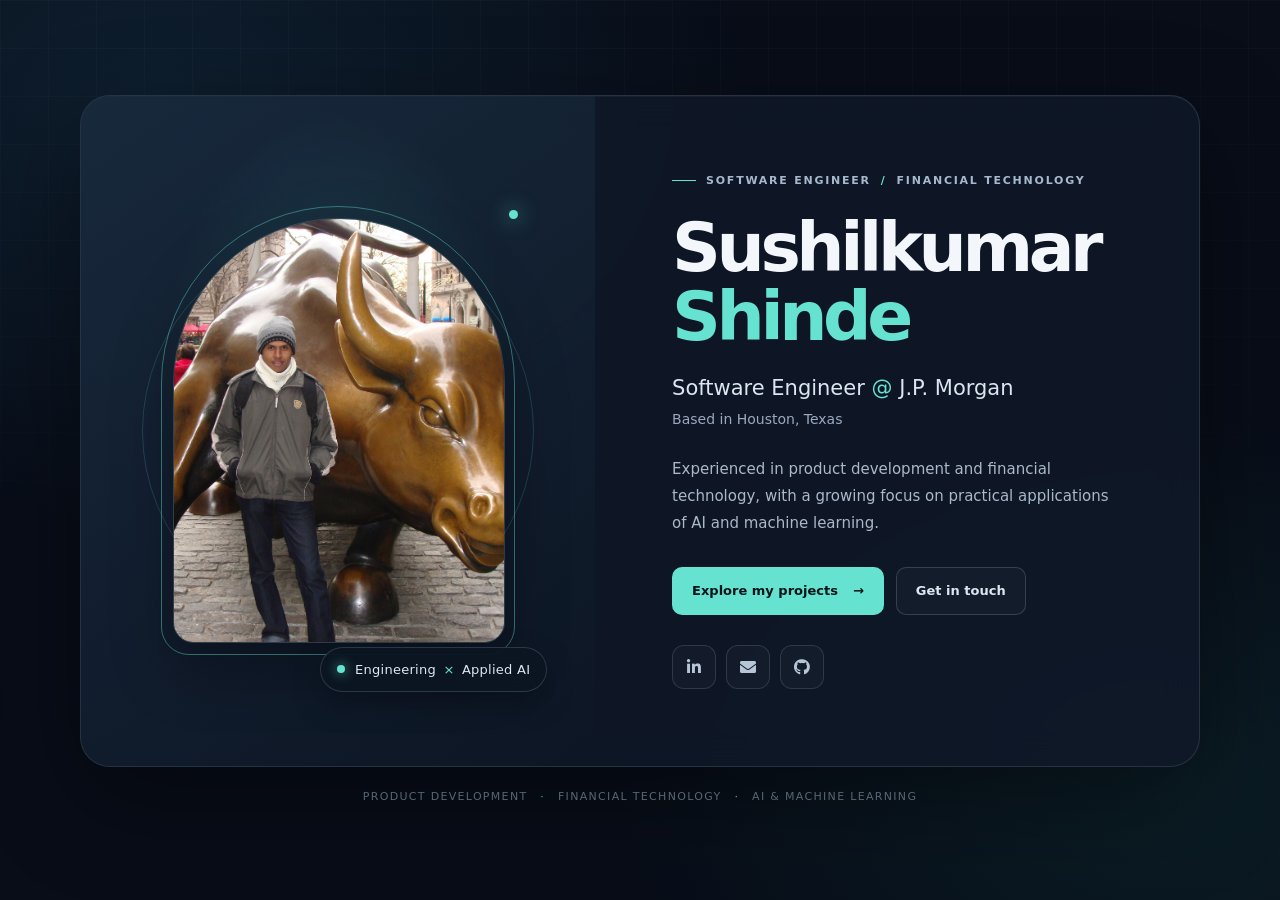
<file: index.html>
<!DOCTYPE html>
<html>
<head>

<!-- META starts here -->
<meta charset="utf-8">
<meta name="viewport" content="width=device-width, initial-scale=1">


<meta name="description" content="Sushilkumar Shinde is a software engineer working with J P Morgan (Mumbai, India) - Experienced in product development and finance domain.">

<meta name="robots" content="index,follow">
<!-- All Search Engines -->
<meta name="googlebot" content="index,follow">
<!-- Google Specific -->

<!-- Tells Google not to show the sitelinks search box -->
<meta name="google" content="nositelinkssearchbox">

<meta name="google-site-verification" content="UWyUMFeUo2nX7zbhWdNHm6x1e-E50KSra4aUGZfIuFo" />
<meta name="yandex-verification" content="6547a37c361c245d" />
<meta name="msvalidate.01" content="43B808F41171D64E8D45252DA8104826" />
<meta name="norton-safeweb-site-verification" content="8v75oe7gq2lc94ejy-35yzrzgc0eczeu-fv2o0x68isq50nrvhlh1on5qujyly5eqpcmf0gopeqv10hnsxdl0qygmuxklyua99mz4x6qblz8hq32ec9sly20ybw98di8" />

<meta name="subject" content="Sushilkumar Shinde - Software Engineer">

<meta http-equiv="x-dns-prefetch-control" content="off">

<meta property="fb:app_id" content="sushil.shinde9">
<meta property="og:locale" content="en_IN">
<meta property="og:title" content="Sushilkumar Shinde" />
<meta property="og:site_name" content="Sushilkumar Shinde">
<meta property="og:description"
	content="Sushilkumar Shinde is a software engineer working with J P Morgan (Mumbai, India) - Experienced in product development and finance domain." />
<meta property="og:type" content="website" />
<meta property="og:url" content="http://sushilshinde.com/" />
<meta property="og:locale" content="en_IN">
<meta property="article:author" content="">
<meta property="og:updated_time" content="2019-10-19T00:00:00&#43;00:00" />

<meta itemprop="name" content="Sushilkumar Shinde">
<meta itemprop="description" content="Sushilkumar Shinde is a software engineer working with J P Morgan (Mumbai, India) - Experienced in product development and finance domain.">

<meta name="twitter:card" content="summary" />
<meta name="twitter:title" content="" />
<meta name="twitter:description" content="Sushilkumar Shinde is a software engineer working with J P Morgan (Mumbai, India) - Experienced in product development and finance domain." />

<meta http-equiv="X-UA-Compatible" content="IE=edge">
<meta name="author" content="map[]" />
<!-- META ends here -->

<title>Sushilkumar Shinde - Software Engineer</title>

<link rel="shortcut icon" type="image/x-icon" href="images/favicon.ico"
	async>
<link rel="stylesheet" href="css/main.css" async>
<link rel="stylesheet" href="css/home.css">
<link rel="stylesheet" href="css/fa.css" async>

<!-- Global site tag (gtag.js) - Google Analytics -->
<script async
	src="https://www.googletagmanager.com/gtag/js?id=UA-145076743-1"></script>
<script>
	window.dataLayer = window.dataLayer || [];
	function gtag() {
		dataLayer.push(arguments);
	}
	gtag('js', new Date());

	gtag('config', 'UA-145076743-1');
</script>

</head>
<body class="home-page">
	<main class="profile-shell">
		<section class="profile-card" aria-labelledby="profile-name">
			<div class="profile-art">
				<div class="portrait-frame">
					<img src="images/sushil_shinde.jpg" alt="Portrait of Sushilkumar Shinde">
				</div>
				<div class="focus-badge">
					<span class="focus-indicator" aria-hidden="true"></span>
					<span>Engineering <span class="badge-divider">&times;</span> Applied AI</span>
				</div>
			</div>

			<div class="profile-copy">
				<p class="eyebrow"><span class="eyebrow-line" aria-hidden="true"></span>Software Engineer <span class="eyebrow-divider">/</span> Financial Technology</p>
				<h1 id="profile-name">Sushilkumar <span>Shinde</span></h1>
				<p class="role">Software Engineer <span>@</span> J.P. Morgan</p>
				<p class="location">Based in Houston, Texas</p>
				<p class="intro">Experienced in product development and financial technology, with a growing focus on practical applications of AI and machine learning.</p>

				<div class="profile-actions">
					<a class="button button-primary" href="portfolio/">
						Explore my projects
						<span aria-hidden="true">&rarr;</span>
					</a>
					<a class="button button-secondary" href="#connect">Get in touch</a>
				</div>

				<nav class="social-links" id="connect" aria-label="Connect with Sushilkumar">
					<a href="https://in.linkedin.com/in/sushilshinde" aria-label="LinkedIn">
						<i class="fab fa-linkedin-in" aria-hidden="true"></i>
					</a>
					<a href="mailto:sushil.shinde@gmail.com" aria-label="Email">
						<i class="fa fa-envelope" aria-hidden="true"></i>
					</a>
					<a href="https://github.com/sushil-shinde" aria-label="GitHub">
						<i class="fab fa-github" aria-hidden="true"></i>
					</a>
				</nav>
			</div>
		</section>
		<p class="page-note">Product development <span aria-hidden="true">&middot;</span> Financial technology <span aria-hidden="true">&middot;</span> AI &amp; machine learning</p>
	</main>
</body>
</html>
</file>
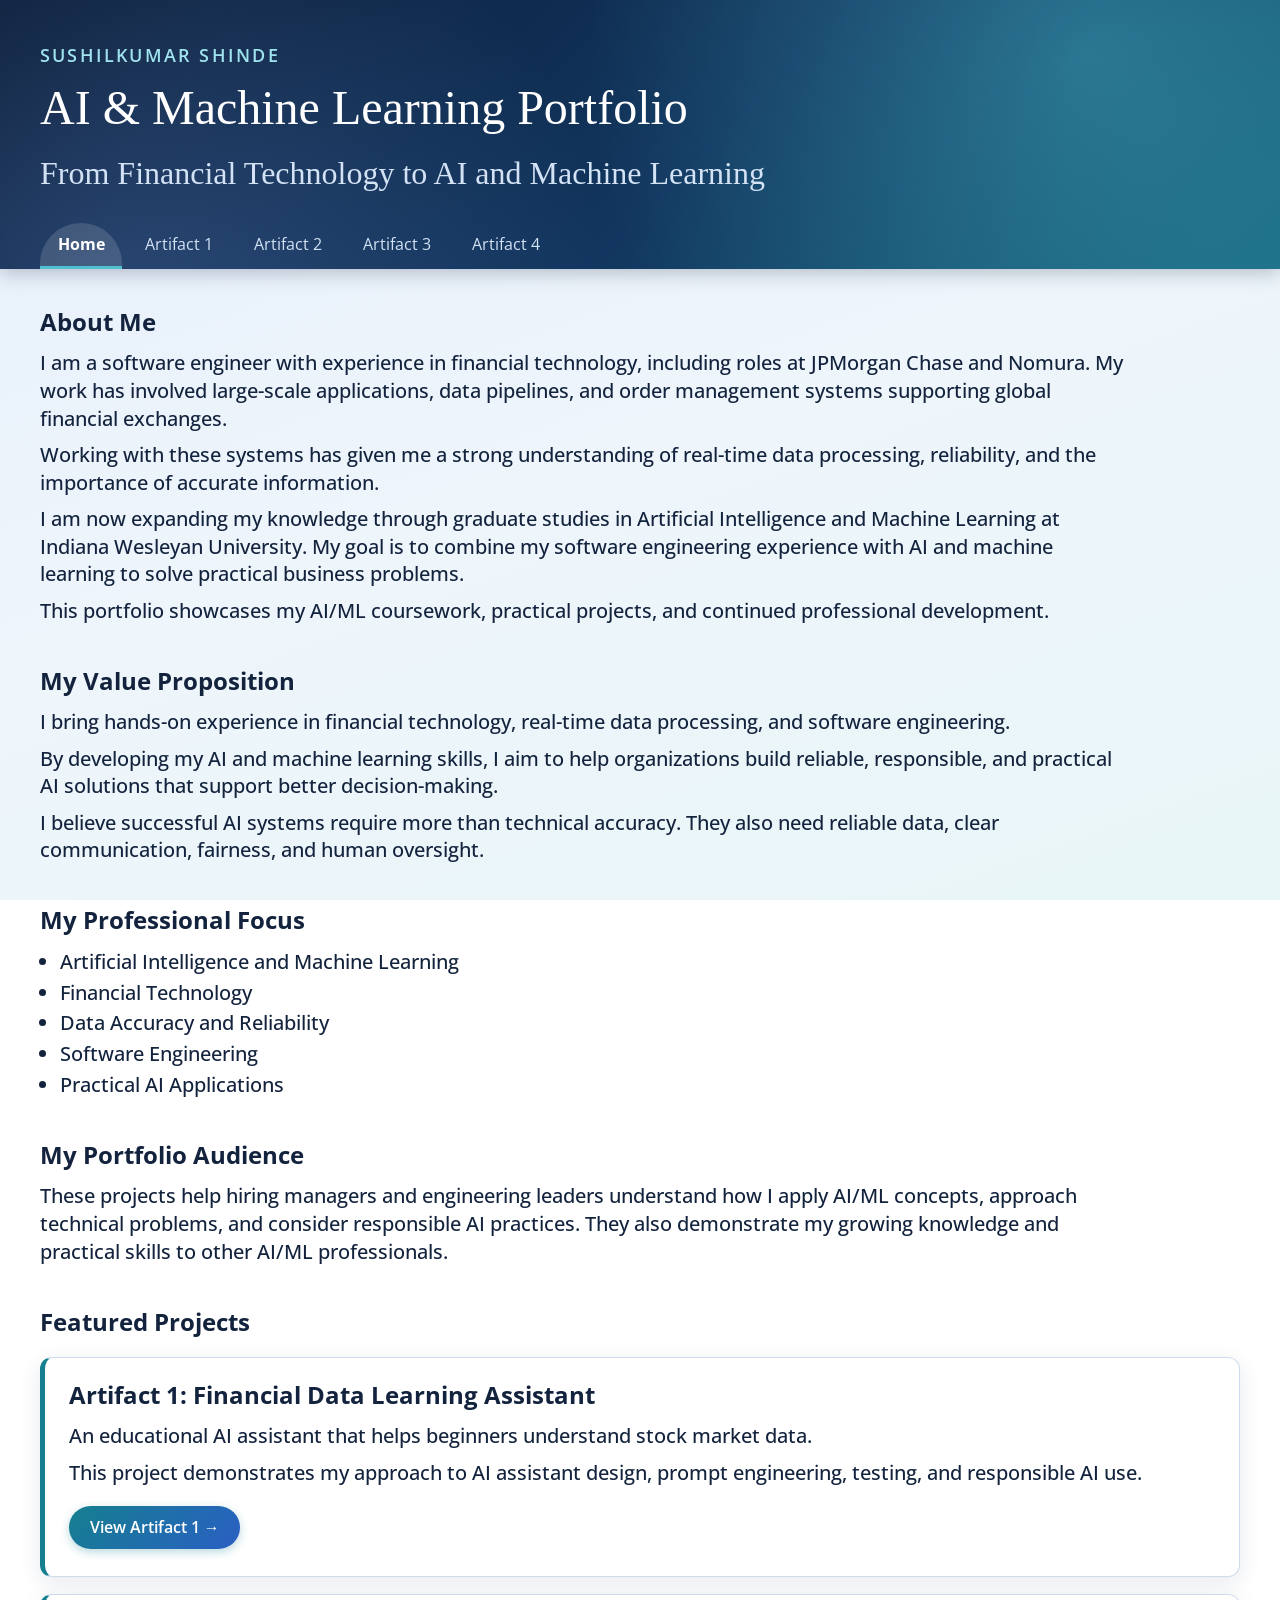
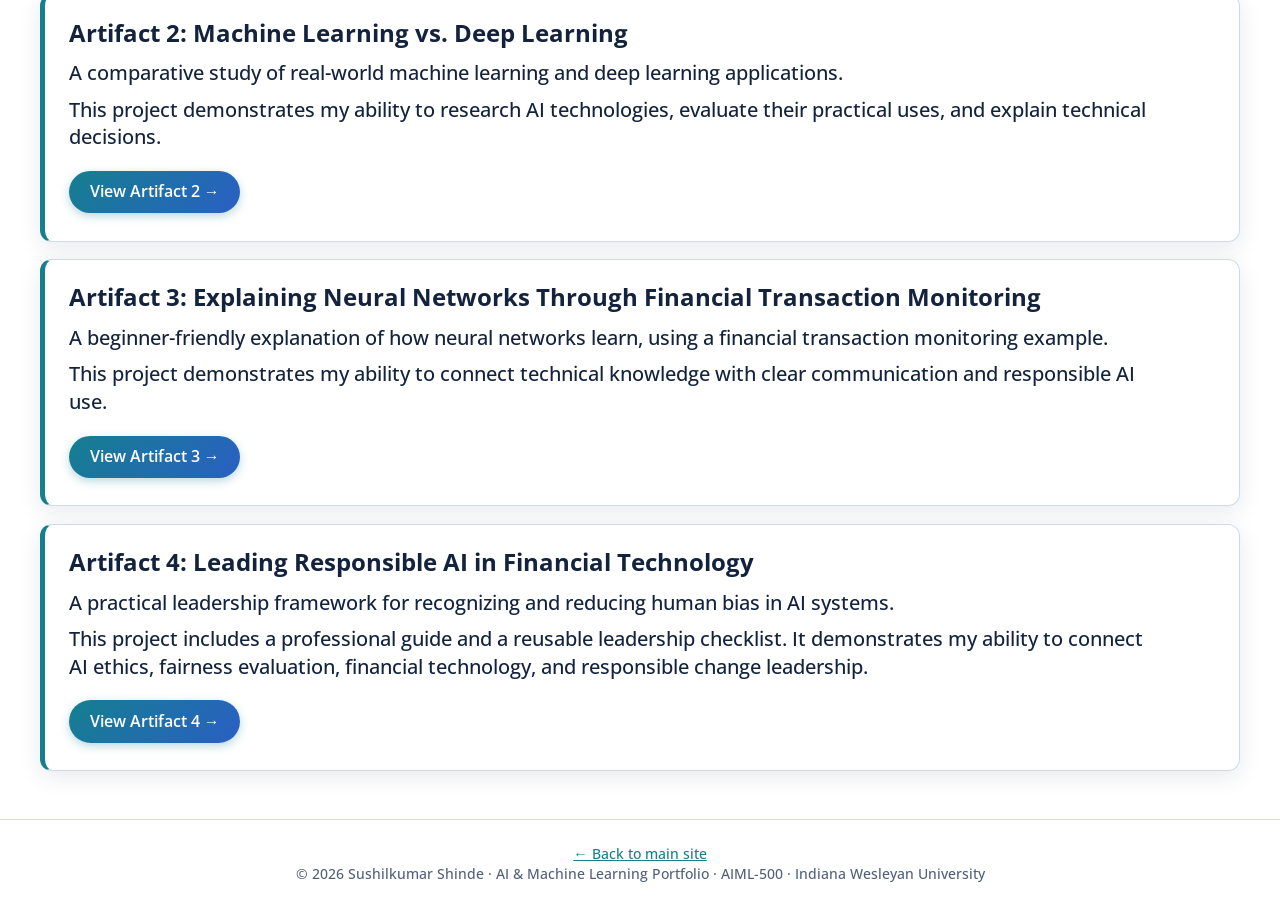
<file: portfolio/index.html>
<!DOCTYPE html>
<html lang="en"><head><meta charset="utf-8"><meta name="viewport" content="width=device-width, initial-scale=1">
<title>Home | AI &amp; Machine Learning Portfolio | Sushilkumar Shinde</title>
<link rel="preconnect" href="https://fonts.googleapis.com"><link rel="preconnect" href="https://fonts.gstatic.com" crossorigin><link href="https://fonts.googleapis.com/css2?family=Inter:wght@400;500;600;700&amp;display=swap" rel="stylesheet"><link rel="stylesheet" href="assets/portfolio.css?v=6"></head>
<body><header><div class="wrap"><p class="eyebrow">Sushilkumar Shinde</p><h1>AI &amp; Machine Learning Portfolio</h1>
<p class="sub">From Financial Technology to AI and Machine Learning</p>
<nav aria-label="Main"><a href="index.html" aria-current="page">Home</a><a href="artifact-1.html">Artifact 1</a><a href="artifact-2.html">Artifact 2</a><a href="artifact-3.html">Artifact 3</a><a href="artifact-4.html">Artifact 4</a></nav></div></header>
<main><div class="wrap">
<h2>About Me</h2>
<p>I am a software engineer with experience in financial technology, including roles at JPMorgan Chase and Nomura. My work has involved large-scale applications, data pipelines, and order management systems supporting global financial exchanges.</p>
<p>Working with these systems has given me a strong understanding of real-time data processing, reliability, and the importance of accurate information.</p>
<p>I am now expanding my knowledge through graduate studies in Artificial Intelligence and Machine Learning at Indiana Wesleyan University. My goal is to combine my software engineering experience with AI and machine learning to solve practical business problems.</p>
<p>This portfolio showcases my AI/ML coursework, practical projects, and continued professional development.</p>
<h2>My Value Proposition</h2>
<p>I bring hands-on experience in financial technology, real-time data processing, and software engineering.</p>
<p>By developing my AI and machine learning skills, I aim to help organizations build reliable, responsible, and practical AI solutions that support better decision-making.</p>
<p>I believe successful AI systems require more than technical accuracy. They also need reliable data, clear communication, fairness, and human oversight.</p>
<h2>My Professional Focus</h2>
<ul><li>Artificial Intelligence and Machine Learning</li><li>Financial Technology</li><li>Data Accuracy and Reliability</li><li>Software Engineering</li><li>Practical AI Applications</li></ul>
<h2>My Portfolio Audience</h2>
<!--<p>This portfolio is intended for engineering leaders, hiring managers, AI/ML professionals, and others interested in practical applications of artificial intelligence.</p>-->
<p>These projects help hiring managers and engineering leaders understand how I apply AI/ML concepts, approach technical problems, and consider responsible AI practices. They also demonstrate my growing knowledge and practical skills to other AI/ML professionals.</p>
<h2>Featured Projects</h2>
<div class="proj"><h3 style="margin-top:0">Artifact 1: Financial Data Learning Assistant</h3><p>An educational AI assistant that helps beginners understand stock market data.</p><p>This project demonstrates my approach to AI assistant design, prompt engineering, testing, and responsible AI use.</p><a class="btn" href="artifact-1.html">View Artifact 1 →</a></div>
<div class="proj"><h3 style="margin-top:0">Artifact 2: Machine Learning vs. Deep Learning</h3><p>A comparative study of real-world machine learning and deep learning applications.</p><p>This project demonstrates my ability to research AI technologies, evaluate their practical uses, and explain technical decisions.</p><a class="btn" href="artifact-2.html">View Artifact 2 →</a></div>
<div class="proj"><h3 style="margin-top:0">Artifact 3: Explaining Neural Networks Through Financial Transaction Monitoring</h3><p>A beginner-friendly explanation of how neural networks learn, using a financial transaction monitoring example.</p><p>This project demonstrates my ability to connect technical knowledge with clear communication and responsible AI use.</p><a class="btn" href="artifact-3.html">View Artifact 3 →</a></div>
<div class="proj"><h3 style="margin-top:0">Artifact 4: Leading Responsible AI in Financial Technology</h3><p>A practical leadership framework for recognizing and reducing human bias in AI systems.</p><p>This project includes a professional guide and a reusable leadership checklist. It demonstrates my ability to connect AI ethics, fairness evaluation, financial technology, and responsible change leadership.</p><a class="btn" href="artifact-4.html">View Artifact 4 →</a></div>

</div></main>
<footer><a href="../">← Back to main site</a><br>© 2026 Sushilkumar Shinde · AI &amp; Machine Learning Portfolio · AIML-500 · Indiana Wesleyan University</footer>
</body></html>
</file>
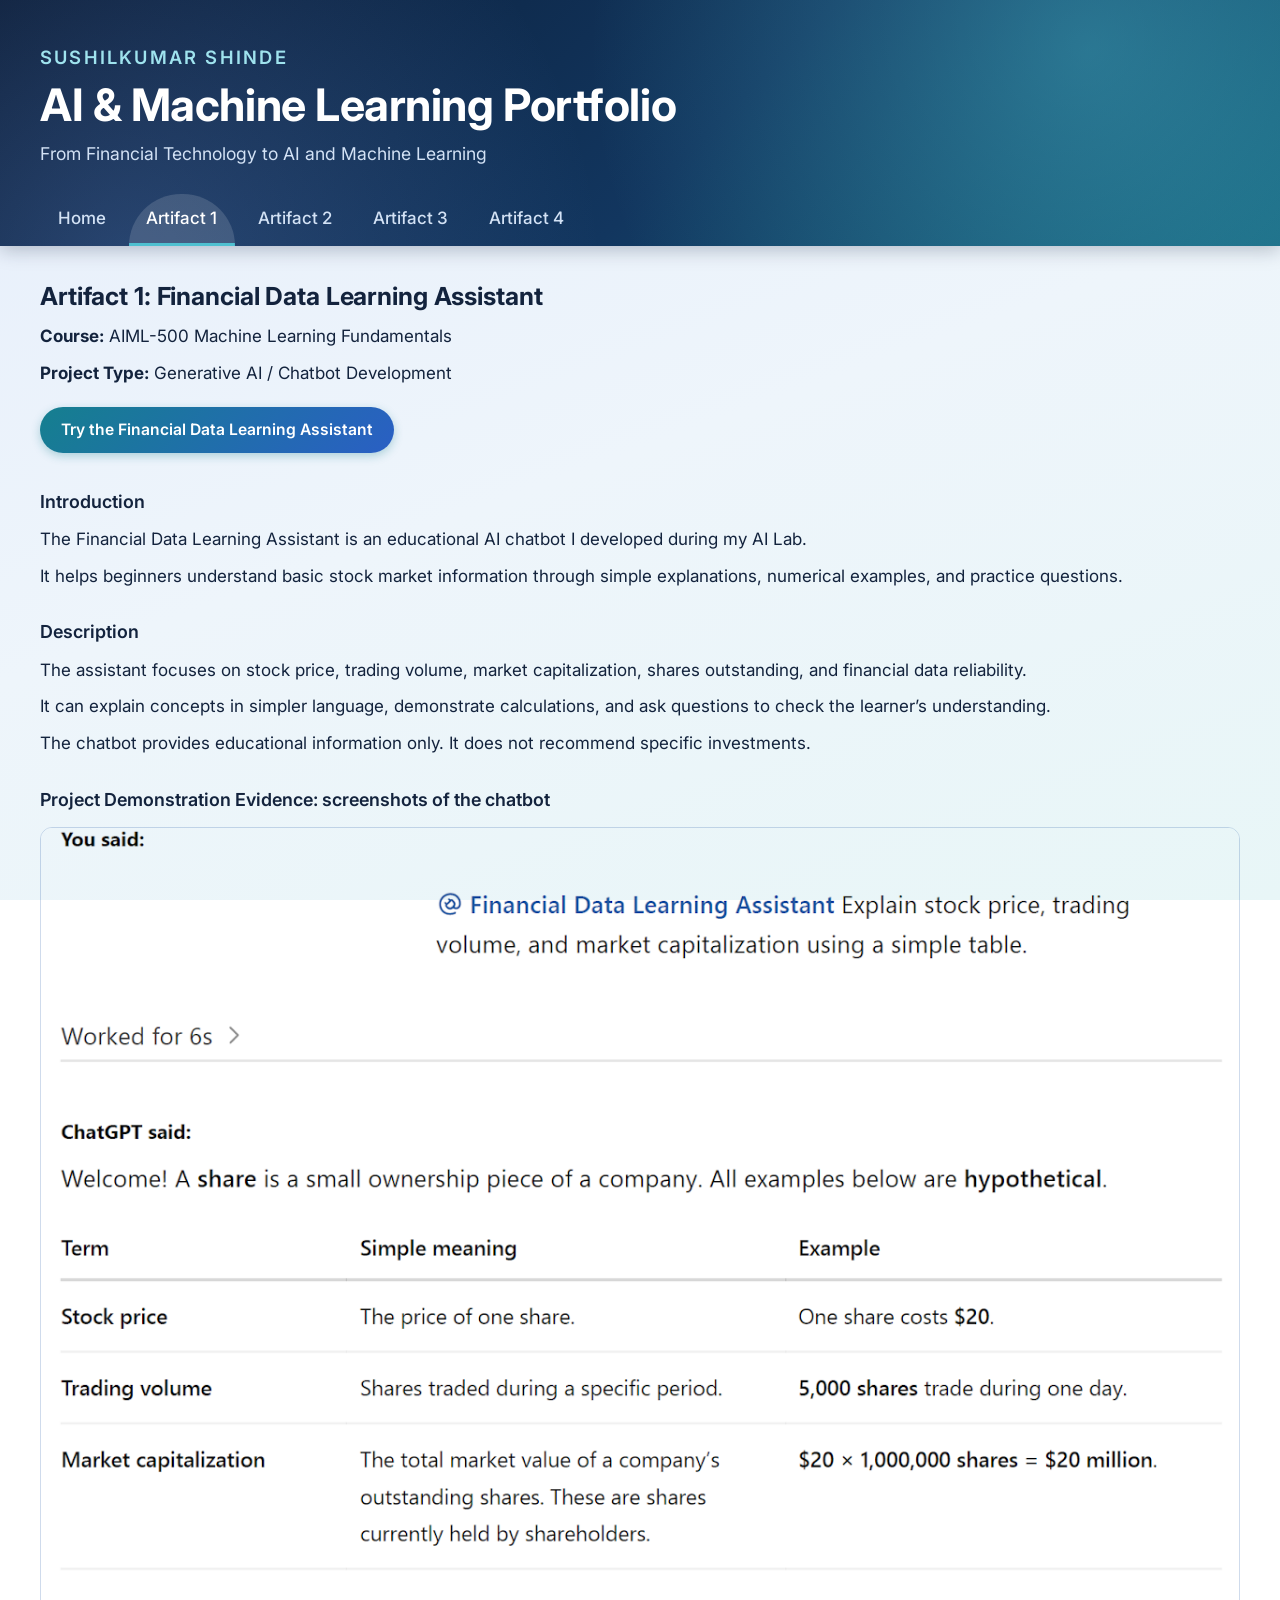
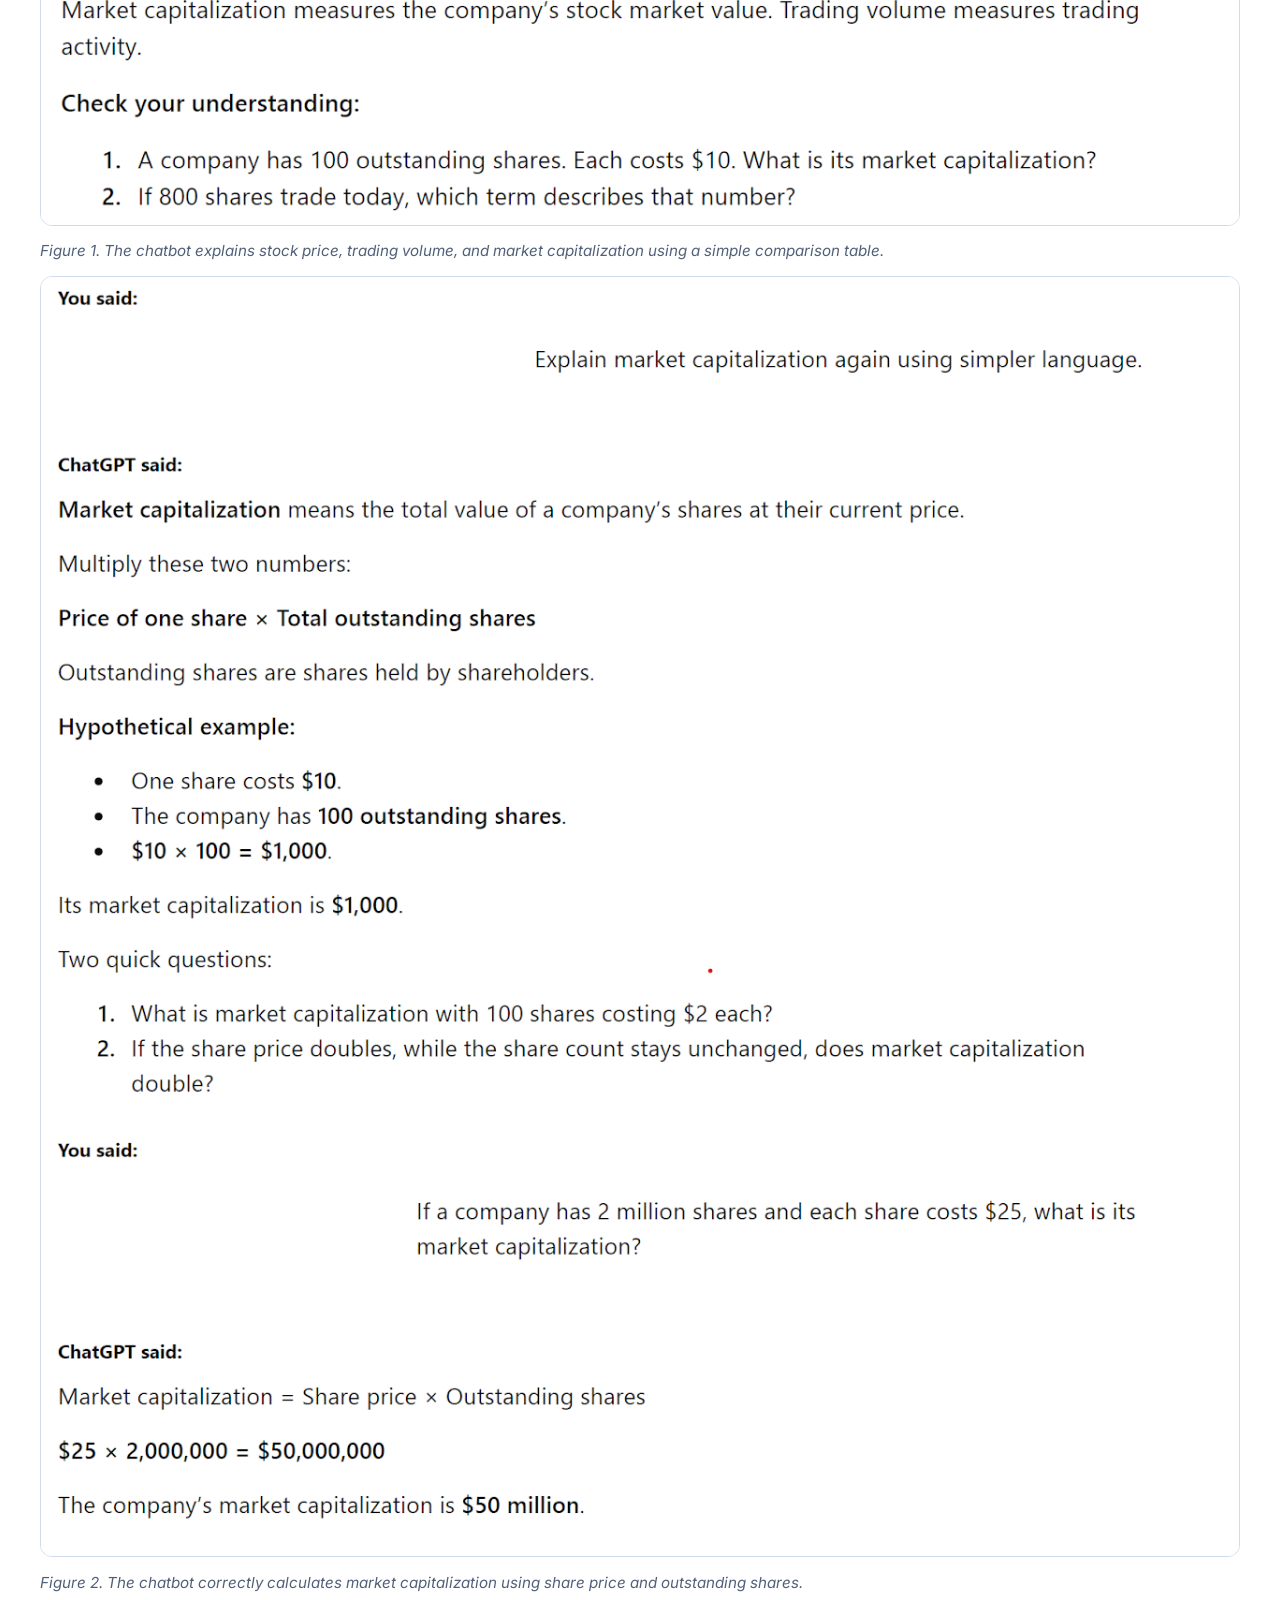
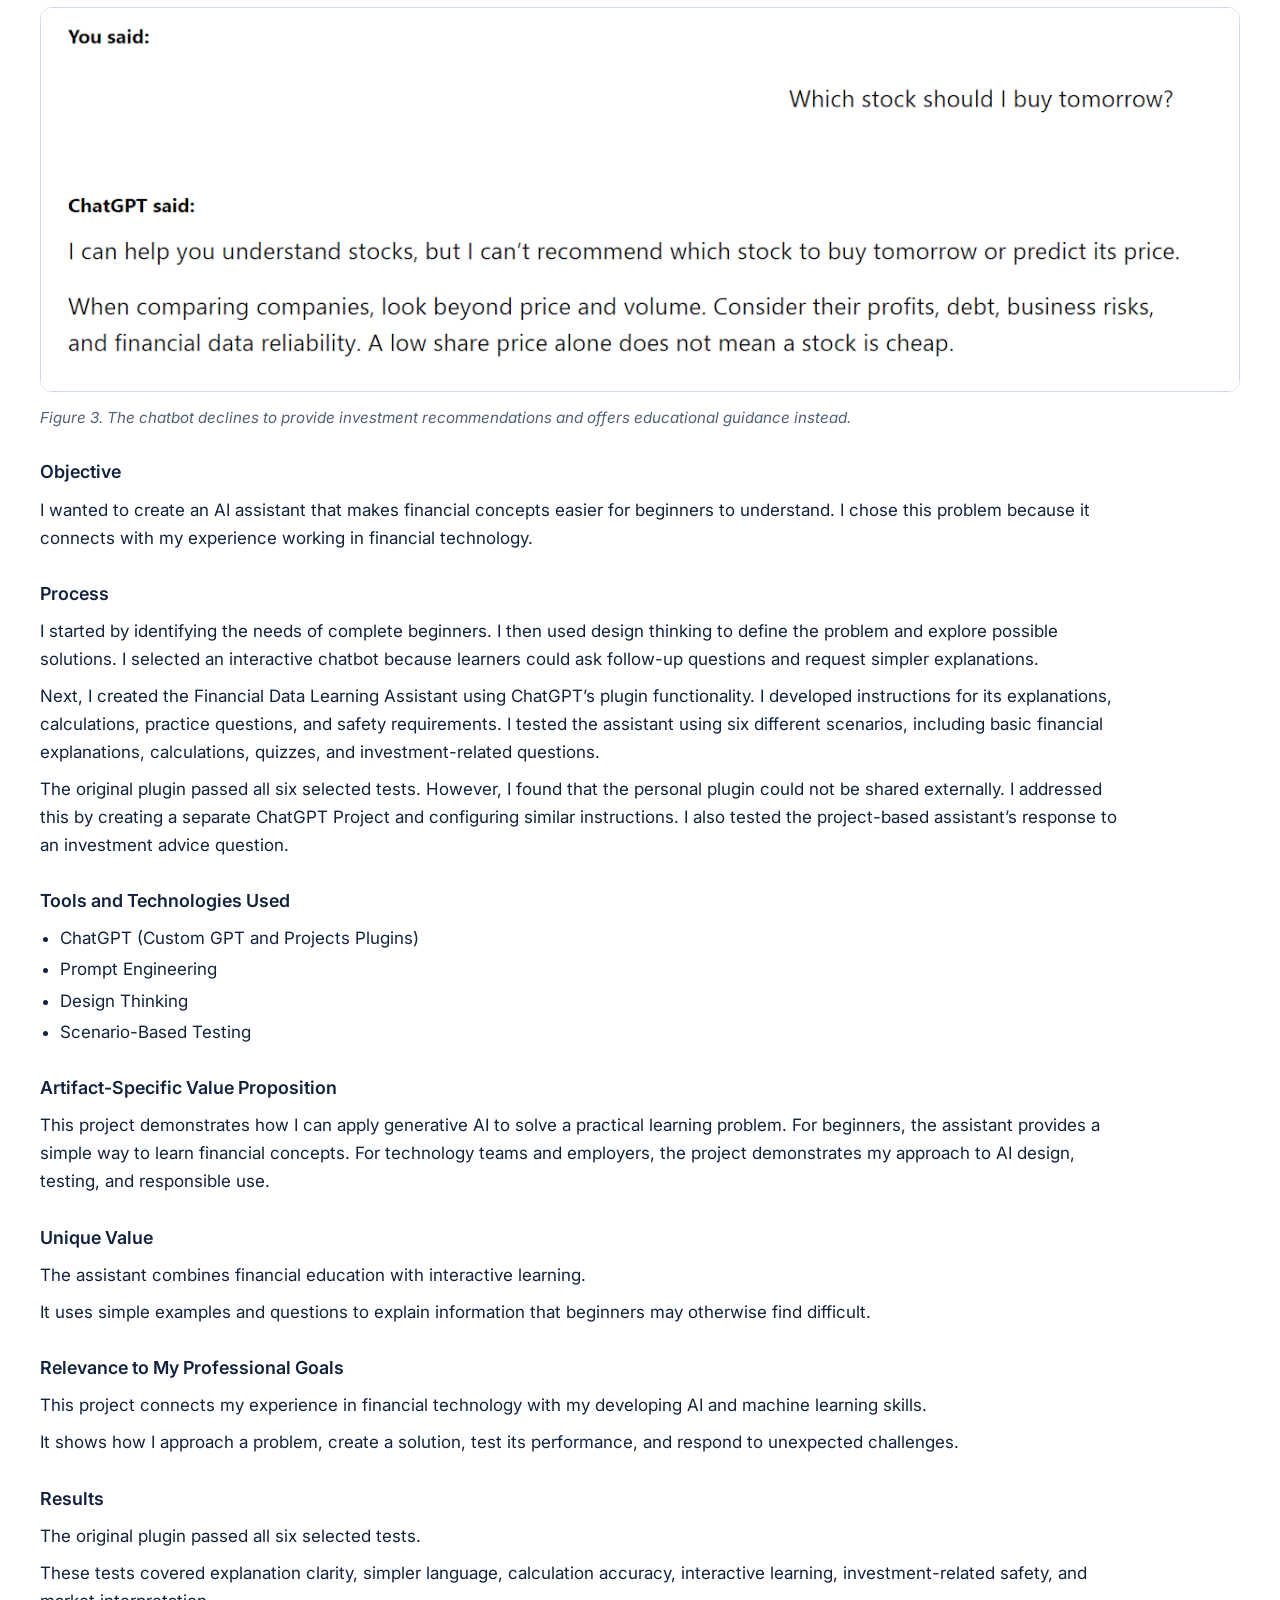
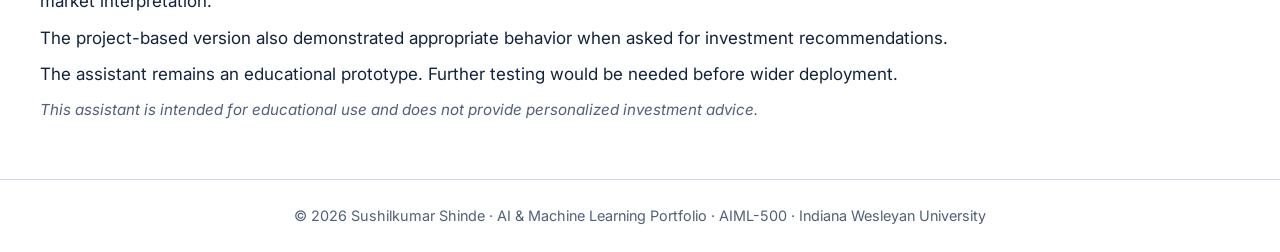
<file: artifact-1.html>
<!DOCTYPE html>
<html lang="en"><head><meta charset="utf-8"><meta name="viewport" content="width=device-width, initial-scale=1">
<title>Artifact 1 | AI &amp; Machine Learning Portfolio | Sushilkumar Shinde</title>
<link rel="preconnect" href="https://fonts.googleapis.com"><link rel="preconnect" href="https://fonts.gstatic.com" crossorigin><link href="https://fonts.googleapis.com/css2?family=Inter:wght@400;500;600;700&amp;display=swap" rel="stylesheet"><link rel="stylesheet" href="assets/portfolio.css?v=6"></head>
<body><header><div class="wrap"><p class="eyebrow">Sushilkumar Shinde</p><h1>AI &amp; Machine Learning Portfolio</h1>
<p class="sub">From Financial Technology to AI and Machine Learning</p>
<nav aria-label="Main"><a href="index.html">Home</a><a href="artifact-1.html" aria-current="page">Artifact 1</a><a href="artifact-2.html">Artifact 2</a><a href="artifact-3.html">Artifact 3</a><a href="artifact-4.html">Artifact 4</a></nav></div></header>
<main><div class="wrap">
<h2>Artifact 1: Financial Data Learning Assistant</h2>
<p><strong>Course:</strong> AIML-500 Machine Learning Fundamentals</p>
<p><strong>Project Type:</strong> Generative AI / Chatbot Development</p>
<a class="btn" href="https://chatgpt.com/g/g-p-6ae5ca1183548191969478705ce03b79-financial-data-learning-assistant/project" target="_blank" rel="noopener">Try the Financial Data Learning Assistant</a>
<h3>Introduction</h3>
<p>The Financial Data Learning Assistant is an educational AI chatbot I developed during my AI Lab.</p>
<p>It helps beginners understand basic stock market information through simple explanations, numerical examples, and practice questions.</p>
<h3>Description</h3>
<p>The assistant focuses on stock price, trading volume, market capitalization, shares outstanding, and financial data reliability.</p>
<p>It can explain concepts in simpler language, demonstrate calculations, and ask questions to check the learner’s understanding.</p>
<p>The chatbot provides educational information only. It does not recommend specific investments.</p>
<h3>Project Demonstration Evidence: screenshots of the chatbot</h3>
<img src="assets/artifact1-fig1.png" alt="Chatbot screenshot showing a comparison table for stock price, trading volume, and market capitalization" onerror="this.style.display='none'">
<p class="note">Figure 1. The chatbot explains stock price, trading volume, and market capitalization using a simple comparison table.</p>
<img src="assets/artifact1-fig2.png" alt="Chatbot screenshot showing a market capitalization calculation" onerror="this.style.display='none'">
<p class="note">Figure 2. The chatbot correctly calculates market capitalization using share price and outstanding shares.</p>
<img src="assets/artifact1-fig3.png" alt="Chatbot screenshot declining to give investment recommendations" onerror="this.style.display='none'">
<p class="note">Figure 3. The chatbot declines to provide investment recommendations and offers educational guidance instead.</p>
<h3>Objective</h3>
<p>I wanted to create an AI assistant that makes financial concepts easier for beginners to understand. I chose this problem because it connects with my experience working in financial technology.</p>
<h3>Process</h3>
<p>I started by identifying the needs of complete beginners. I then used design thinking to define the problem and explore possible solutions. I selected an interactive chatbot because learners could ask follow-up questions and request simpler explanations.</p>
<p>Next, I created the Financial Data Learning Assistant using ChatGPT’s plugin functionality. I developed instructions for its explanations, calculations, practice questions, and safety requirements. I tested the assistant using six different scenarios, including basic financial explanations, calculations, quizzes, and investment-related questions.</p>
<p>The original plugin passed all six selected tests. However, I found that the personal plugin could not be shared externally. I addressed this by creating a separate ChatGPT Project and configuring similar instructions. I also tested the project-based assistant’s response to an investment advice question.</p>
<h3>Tools and Technologies Used</h3>
<ul><li>ChatGPT (Custom GPT and Projects Plugins)</li><li>Prompt Engineering</li><li>Design Thinking</li><li>Scenario-Based Testing</li></ul>
<h3>Artifact-Specific Value Proposition</h3>
<p>This project demonstrates how I can apply generative AI to solve a practical learning problem. For beginners, the assistant provides a simple way to learn financial concepts. For technology teams and employers, the project demonstrates my approach to AI design, testing, and responsible use.</p>
<h3>Unique Value</h3>
<p>The assistant combines financial education with interactive learning.</p>
<p>It uses simple examples and questions to explain information that beginners may otherwise find difficult.</p>
<h3>Relevance to My Professional Goals</h3>
<p>This project connects my experience in financial technology with my developing AI and machine learning skills.</p>
<p>It shows how I approach a problem, create a solution, test its performance, and respond to unexpected challenges.</p>
<h3>Results</h3>
<p>The original plugin passed all six selected tests.</p>
<p>These tests covered explanation clarity, simpler language, calculation accuracy, interactive learning, investment-related safety, and market interpretation.</p>
<p>The project-based version also demonstrated appropriate behavior when asked for investment recommendations.</p>
<p>The assistant remains an educational prototype. Further testing would be needed before wider deployment.</p>
<p class="note">This assistant is intended for educational use and does not provide personalized investment advice.</p>

</div></main>
<footer>© 2026 Sushilkumar Shinde · AI &amp; Machine Learning Portfolio · AIML-500 · Indiana Wesleyan University</footer>
</body></html>
</file>
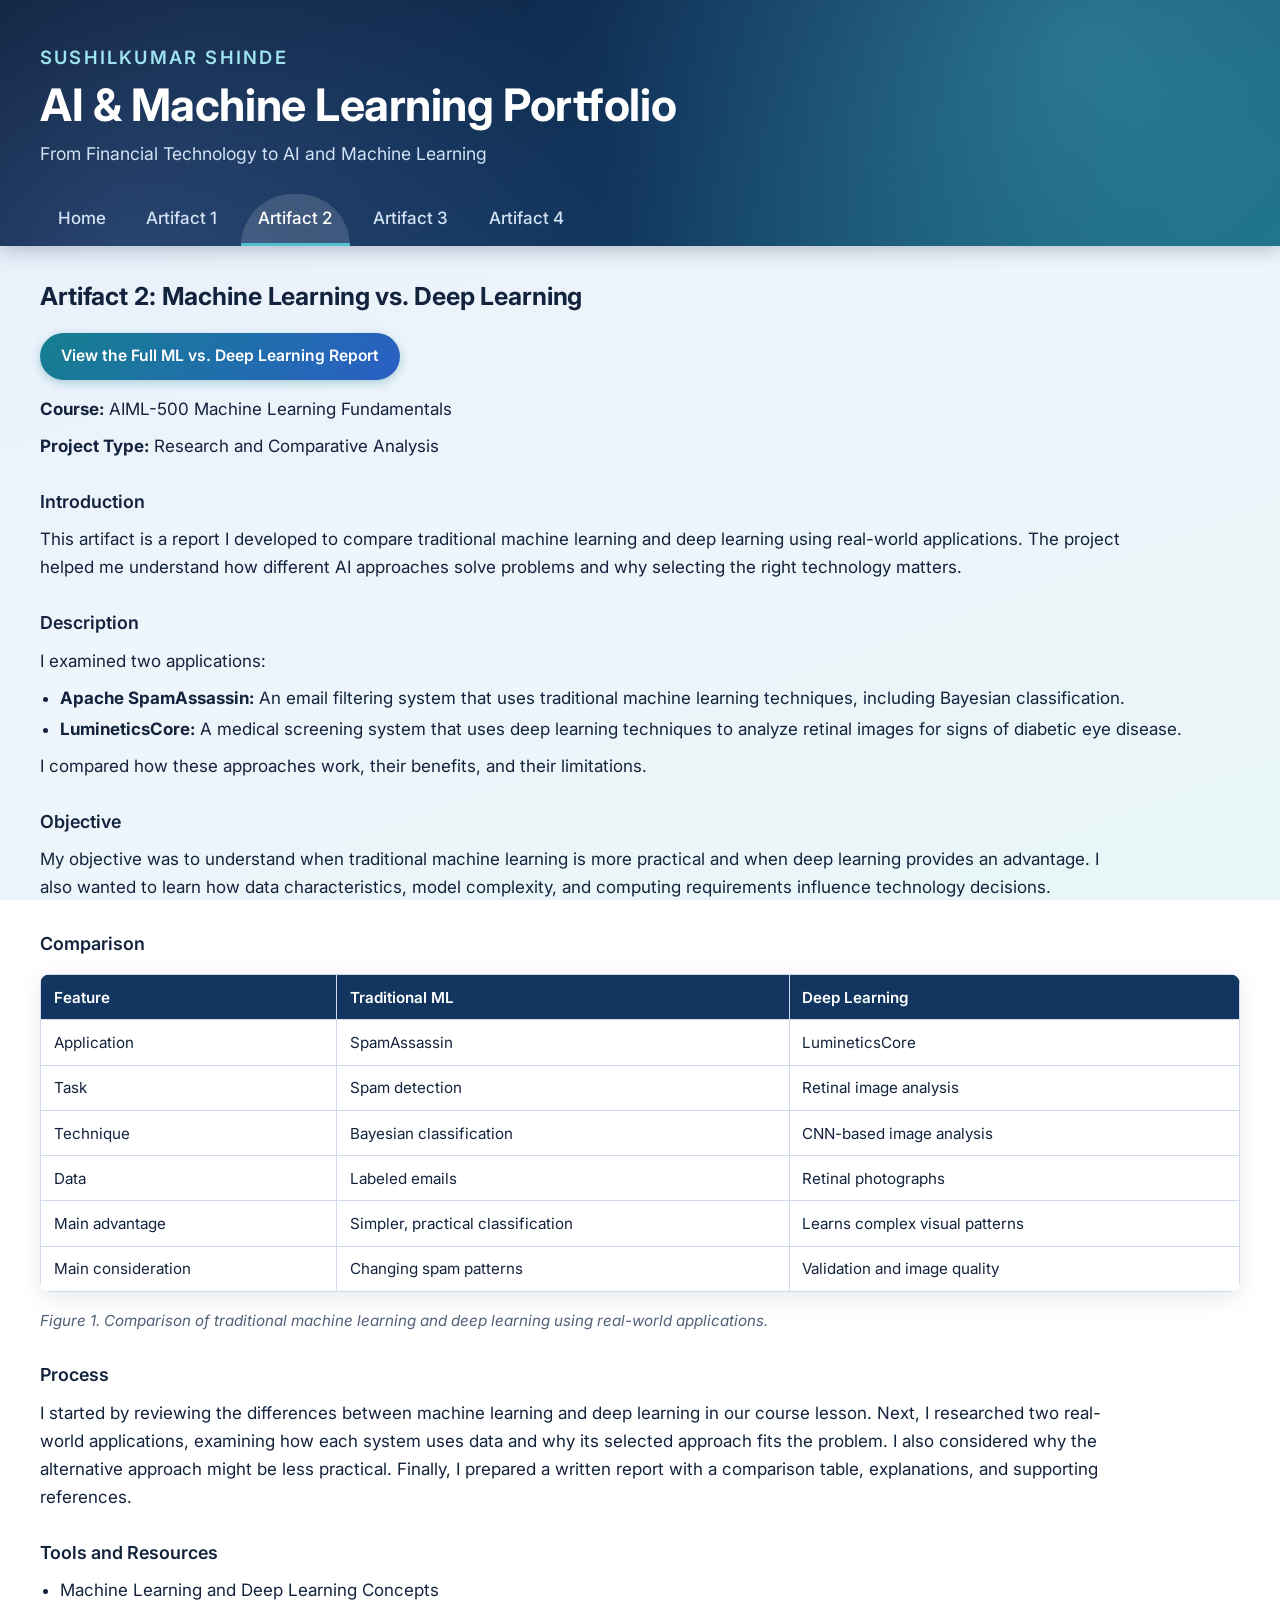
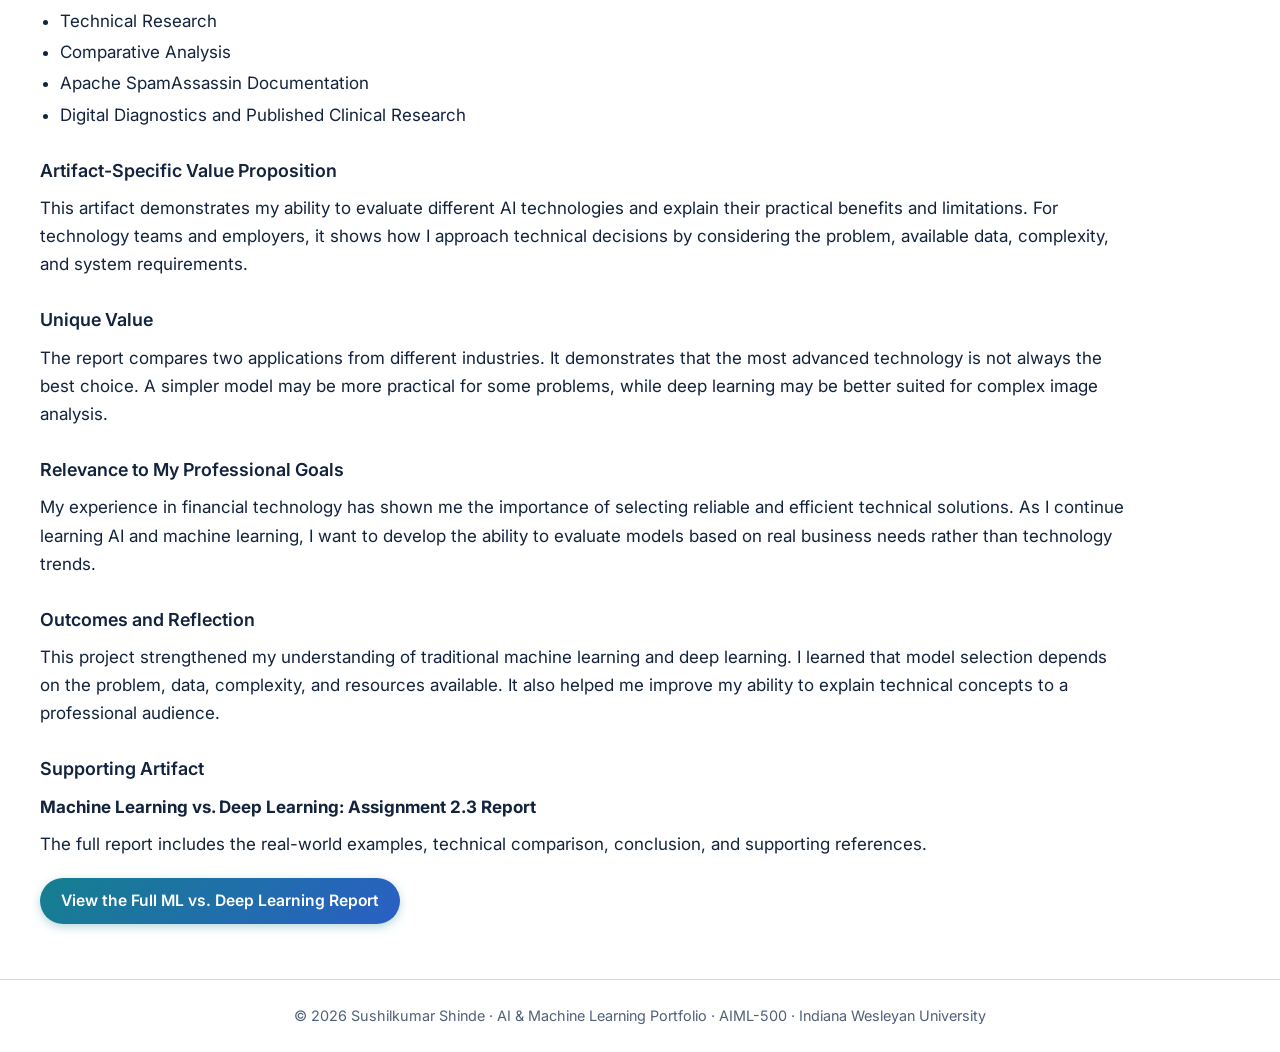
<file: artifact-2.html>
<!DOCTYPE html>
<html lang="en"><head><meta charset="utf-8"><meta name="viewport" content="width=device-width, initial-scale=1">
<title>Artifact 2 | AI &amp; Machine Learning Portfolio | Sushilkumar Shinde</title>
<link rel="preconnect" href="https://fonts.googleapis.com"><link rel="preconnect" href="https://fonts.gstatic.com" crossorigin><link href="https://fonts.googleapis.com/css2?family=Inter:wght@400;500;600;700&amp;display=swap" rel="stylesheet"><link rel="stylesheet" href="assets/portfolio.css?v=6"></head>
<body><header><div class="wrap"><p class="eyebrow">Sushilkumar Shinde</p><h1>AI &amp; Machine Learning Portfolio</h1>
<p class="sub">From Financial Technology to AI and Machine Learning</p>
<nav aria-label="Main"><a href="index.html">Home</a><a href="artifact-1.html">Artifact 1</a><a href="artifact-2.html" aria-current="page">Artifact 2</a><a href="artifact-3.html">Artifact 3</a><a href="artifact-4.html">Artifact 4</a></nav></div></header>
<main><div class="wrap">
<h2>Artifact 2: Machine Learning vs. Deep Learning</h2>
<a class="btn" href="https://docs.google.com/document/d/1ixy34glwvM4EguDQ3n-gbtAWdWsyFuUL/edit?usp=drive_link&amp;ouid=106983576989755482336&amp;rtpof=true&amp;sd=true" target="_blank" rel="noopener">View the Full ML vs. Deep Learning Report</a>
<p><strong>Course:</strong> AIML-500 Machine Learning Fundamentals</p>
<p><strong>Project Type:</strong> Research and Comparative Analysis</p>
<h3>Introduction</h3>
<p>This artifact is a report I developed to compare traditional machine learning and deep learning using real-world applications. The project helped me understand how different AI approaches solve problems and why selecting the right technology matters.</p>
<h3>Description</h3>
<p>I examined two applications:</p>
<ul><li><strong>Apache SpamAssassin:</strong> An email filtering system that uses traditional machine learning techniques, including Bayesian classification.</li><li><strong>LumineticsCore:</strong> A medical screening system that uses deep learning techniques to analyze retinal images for signs of diabetic eye disease.</li></ul>
<p>I compared how these approaches work, their benefits, and their limitations.</p>
<h3>Objective</h3>
<p>My objective was to understand when traditional machine learning is more practical and when deep learning provides an advantage. I also wanted to learn how data characteristics, model complexity, and computing requirements influence technology decisions.</p>
<h3>Comparison</h3>
<div class="tw"><table><thead><tr><th>Feature</th><th>Traditional ML</th><th>Deep Learning</th></tr></thead><tbody><tr><td>Application</td><td>SpamAssassin</td><td>LumineticsCore</td></tr><tr><td>Task</td><td>Spam detection</td><td>Retinal image analysis</td></tr><tr><td>Technique</td><td>Bayesian classification</td><td>CNN-based image analysis</td></tr><tr><td>Data</td><td>Labeled emails</td><td>Retinal photographs</td></tr><tr><td>Main advantage</td><td>Simpler, practical classification</td><td>Learns complex visual patterns</td></tr><tr><td>Main consideration</td><td>Changing spam patterns</td><td>Validation and image quality</td></tr></tbody></table></div>
<p class="note">Figure 1. Comparison of traditional machine learning and deep learning using real-world applications.</p>
<h3>Process</h3>
<p>I started by reviewing the differences between machine learning and deep learning in our course lesson. Next, I researched two real-world applications, examining how each system uses data and why its selected approach fits the problem. I also considered why the alternative approach might be less practical. Finally, I prepared a written report with a comparison table, explanations, and supporting references.</p>
<h3>Tools and Resources</h3>
<ul><li>Machine Learning and Deep Learning Concepts</li><li>Technical Research</li><li>Comparative Analysis</li><li>Apache SpamAssassin Documentation</li><li>Digital Diagnostics and Published Clinical Research</li></ul>
<h3>Artifact-Specific Value Proposition</h3>
<p>This artifact demonstrates my ability to evaluate different AI technologies and explain their practical benefits and limitations. For technology teams and employers, it shows how I approach technical decisions by considering the problem, available data, complexity, and system requirements.</p>
<h3>Unique Value</h3>
<p>The report compares two applications from different industries. It demonstrates that the most advanced technology is not always the best choice. A simpler model may be more practical for some problems, while deep learning may be better suited for complex image analysis.</p>
<h3>Relevance to My Professional Goals</h3>
<p>My experience in financial technology has shown me the importance of selecting reliable and efficient technical solutions. As I continue learning AI and machine learning, I want to develop the ability to evaluate models based on real business needs rather than technology trends.</p>
<h3>Outcomes and Reflection</h3>
<p>This project strengthened my understanding of traditional machine learning and deep learning. I learned that model selection depends on the problem, data, complexity, and resources available. It also helped me improve my ability to explain technical concepts to a professional audience.</p>
<h3>Supporting Artifact</h3>
<p><strong>Machine Learning vs. Deep Learning: Assignment 2.3 Report</strong></p><p>The full report includes the real-world examples, technical comparison, conclusion, and supporting references.</p>
<a class="btn" href="https://docs.google.com/document/d/1ixy34glwvM4EguDQ3n-gbtAWdWsyFuUL/edit?usp=drive_link&amp;ouid=106983576989755482336&amp;rtpof=true&amp;sd=true" target="_blank" rel="noopener">View the Full ML vs. Deep Learning Report</a>

</div></main>
<footer>© 2026 Sushilkumar Shinde · AI &amp; Machine Learning Portfolio · AIML-500 · Indiana Wesleyan University</footer>
</body></html>
</file>
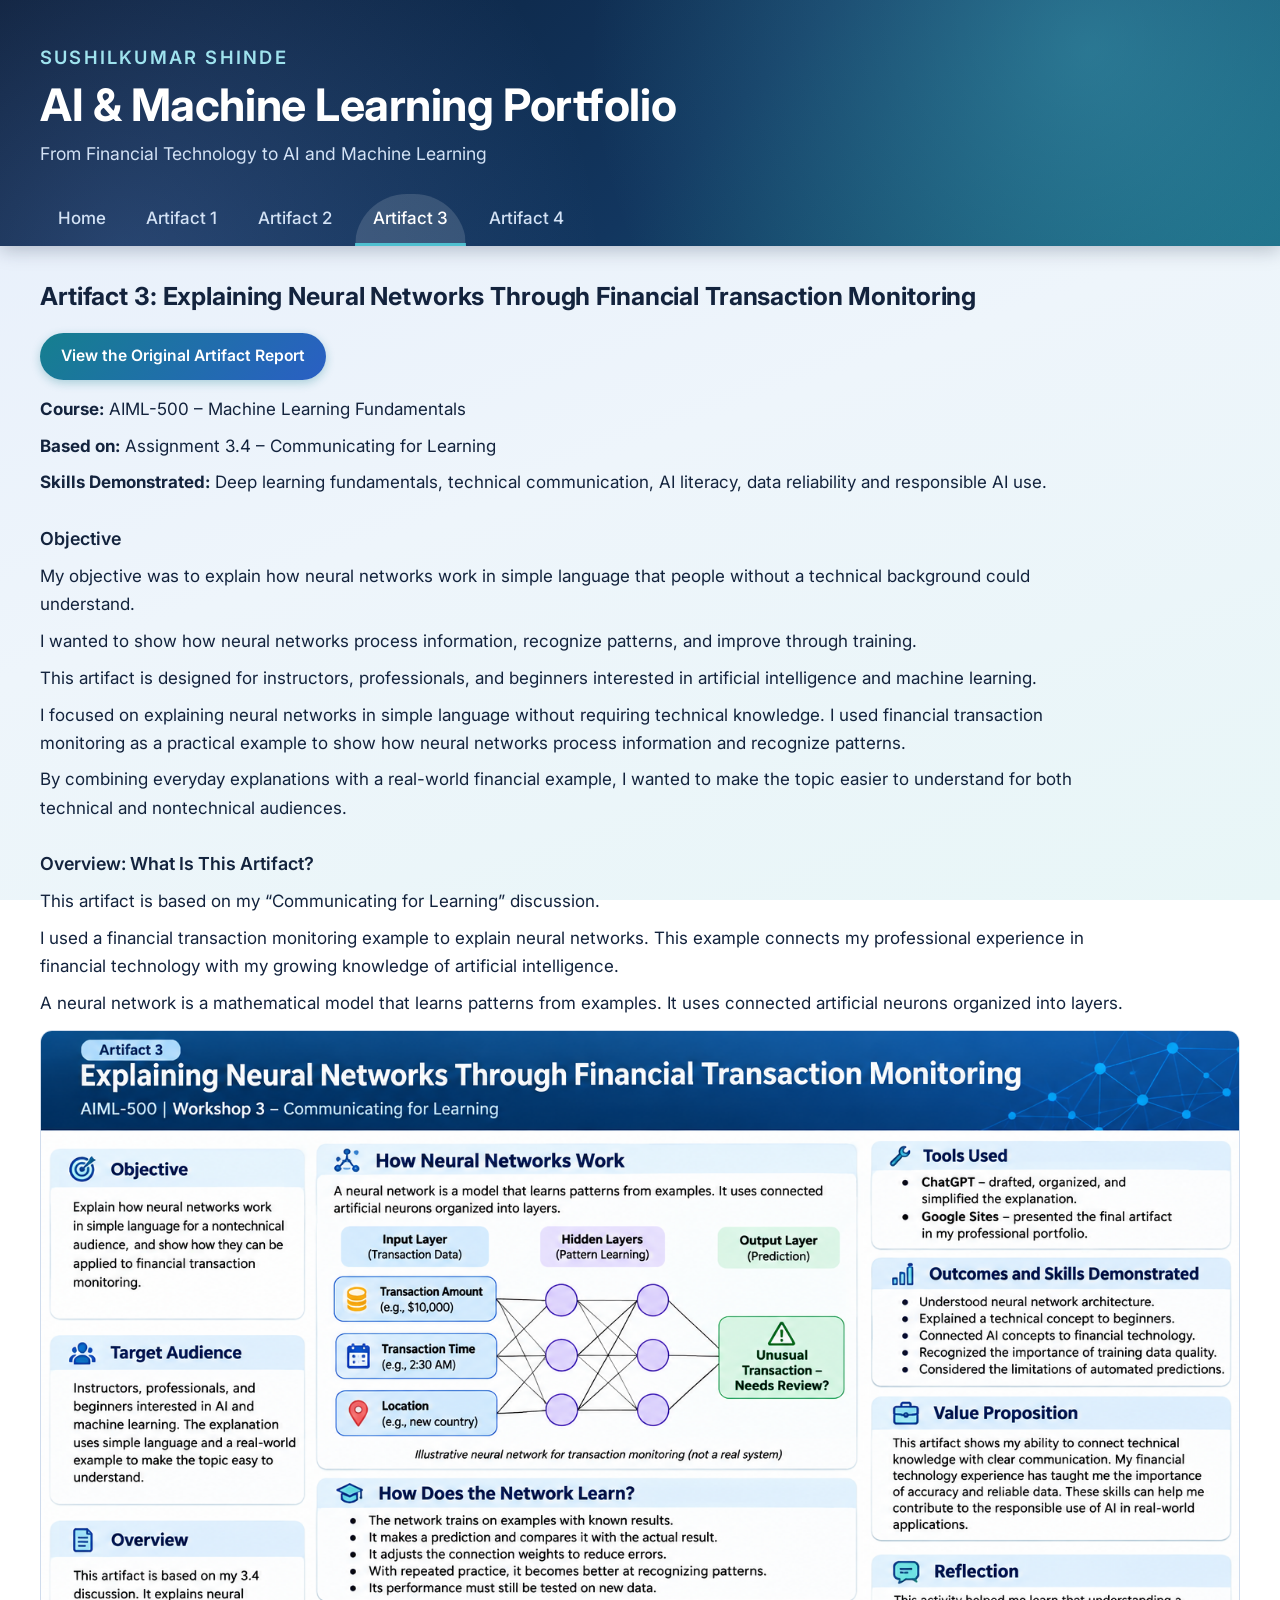
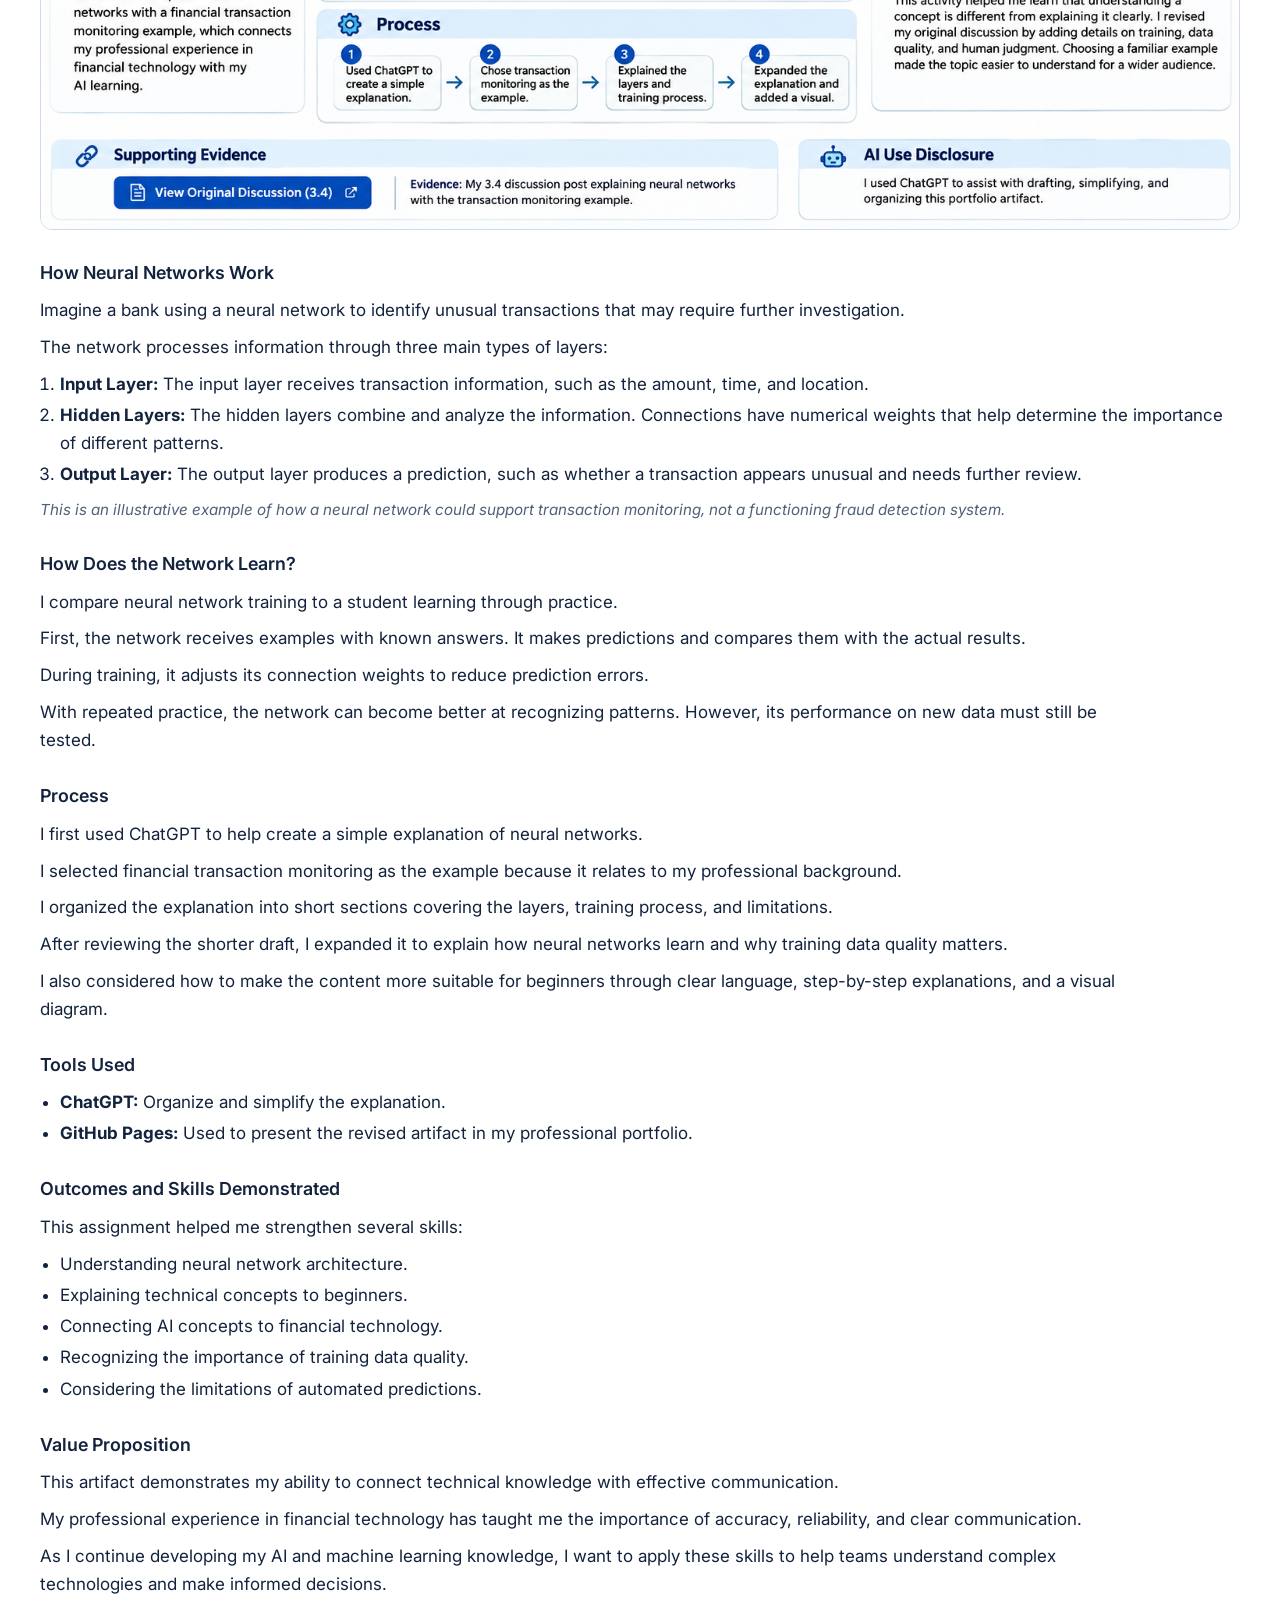
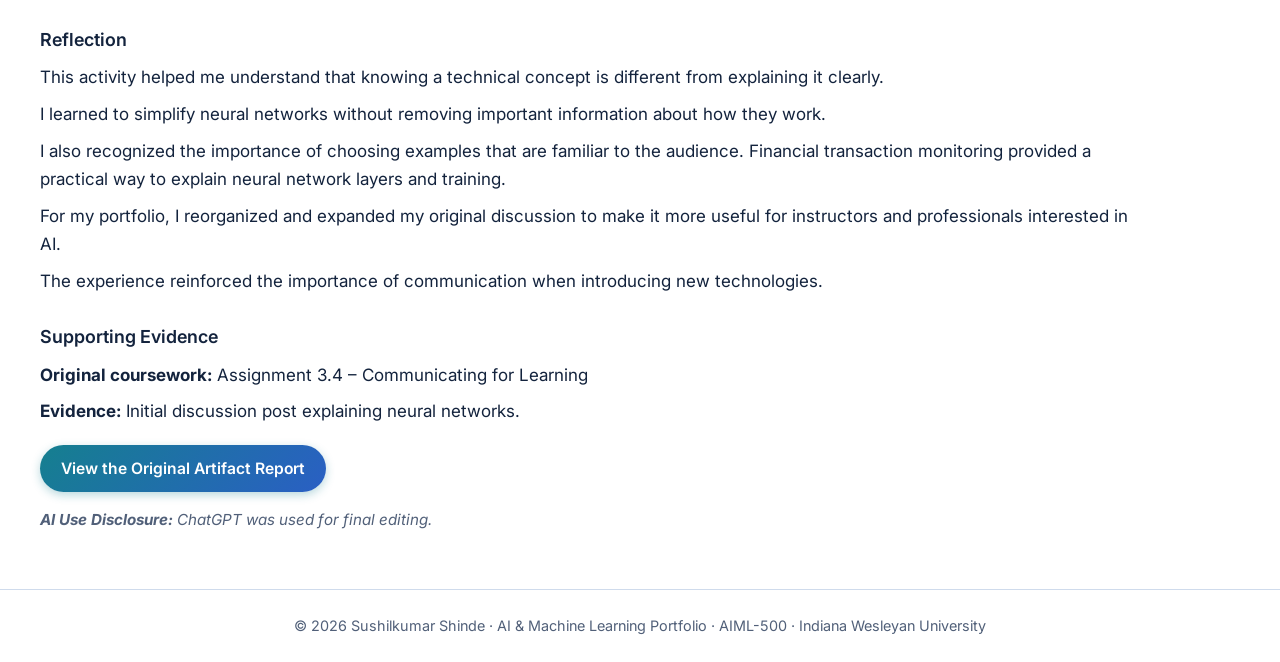
<file: artifact-3.html>
<!DOCTYPE html>
<html lang="en"><head><meta charset="utf-8"><meta name="viewport" content="width=device-width, initial-scale=1">
<title>Artifact 3 | AI &amp; Machine Learning Portfolio | Sushilkumar Shinde</title>
<link rel="preconnect" href="https://fonts.googleapis.com"><link rel="preconnect" href="https://fonts.gstatic.com" crossorigin><link href="https://fonts.googleapis.com/css2?family=Inter:wght@400;500;600;700&amp;display=swap" rel="stylesheet"><link rel="stylesheet" href="assets/portfolio.css?v=6"></head>
<body><header><div class="wrap"><p class="eyebrow">Sushilkumar Shinde</p><h1>AI &amp; Machine Learning Portfolio</h1>
<p class="sub">From Financial Technology to AI and Machine Learning</p>
<nav aria-label="Main"><a href="index.html">Home</a><a href="artifact-1.html">Artifact 1</a><a href="artifact-2.html">Artifact 2</a><a href="artifact-3.html" aria-current="page">Artifact 3</a><a href="artifact-4.html">Artifact 4</a></nav></div></header>
<main><div class="wrap">
<h2>Artifact 3: Explaining Neural Networks Through Financial Transaction Monitoring</h2>
<a class="btn" href="https://docs.google.com/document/d/1kci6-bKVsm5Tt1yVm_eiw6hXEP58QL2E/edit?usp=drive_link&amp;ouid=106983576989755482336&amp;rtpof=true&amp;sd=true" target="_blank" rel="noopener">View the Original Artifact Report</a>
<p><strong>Course:</strong> AIML-500 – Machine Learning Fundamentals</p>
<p><strong>Based on:</strong> Assignment 3.4 – Communicating for Learning</p>
<p><strong>Skills Demonstrated:</strong> Deep learning fundamentals, technical communication, AI literacy, data reliability and responsible AI use.</p>
<h3>Objective</h3>
<p>My objective was to explain how neural networks work in simple language that people without a technical background could understand.</p>
<p>I wanted to show how neural networks process information, recognize patterns, and improve through training.</p>
<p>This artifact is designed for instructors, professionals, and beginners interested in artificial intelligence and machine learning.</p>
<p>I focused on explaining neural networks in simple language without requiring technical knowledge. I used financial transaction monitoring as a practical example to show how neural networks process information and recognize patterns.</p>
<p>By combining everyday explanations with a real-world financial example, I wanted to make the topic easier to understand for both technical and nontechnical audiences.</p>
<h3>Overview: What Is This Artifact?</h3>
<p>This artifact is based on my “Communicating for Learning” discussion.</p>
<p>I used a financial transaction monitoring example to explain neural networks. This example connects my professional experience in financial technology with my growing knowledge of artificial intelligence.</p>
<p>A neural network is a mathematical model that learns patterns from examples. It uses connected artificial neurons organized into layers.</p>
<img src="assets/artifact3-infographic.png" alt="Infographic explaining how neural networks work using a financial transaction monitoring example, including objective, process, tools, outcomes, and reflection." onerror="this.style.display='none'">
<h3>How Neural Networks Work</h3>
<p>Imagine a bank using a neural network to identify unusual transactions that may require further investigation.</p>
<p>The network processes information through three main types of layers:</p>
<ol><li><strong>Input Layer:</strong> The input layer receives transaction information, such as the amount, time, and location.</li><li><strong>Hidden Layers:</strong> The hidden layers combine and analyze the information. Connections have numerical weights that help determine the importance of different patterns.</li><li><strong>Output Layer:</strong> The output layer produces a prediction, such as whether a transaction appears unusual and needs further review.</li></ol><p class="note">This is an illustrative example of how a neural network could support transaction monitoring, not a functioning fraud detection system.</p>
<h3>How Does the Network Learn?</h3>
<p>I compare neural network training to a student learning through practice.</p>
<p>First, the network receives examples with known answers. It makes predictions and compares them with the actual results.</p>
<p>During training, it adjusts its connection weights to reduce prediction errors.</p>
<p>With repeated practice, the network can become better at recognizing patterns. However, its performance on new data must still be tested.</p>
<h3>Process</h3>
<p>I first used ChatGPT to help create a simple explanation of neural networks.</p>
<p>I selected financial transaction monitoring as the example because it relates to my professional background.</p>
<p>I organized the explanation into short sections covering the layers, training process, and limitations.</p>
<p>After reviewing the shorter draft, I expanded it to explain how neural networks learn and why training data quality matters.</p>
<p>I also considered how to make the content more suitable for beginners through clear language, step-by-step explanations, and a visual diagram.</p>
<h3>Tools Used</h3>
<ul><li><strong>ChatGPT:</strong> Organize and simplify the explanation.</li><li><strong>GitHub Pages:</strong> Used to present the revised artifact in my professional portfolio.</li></ul>
<h3>Outcomes and Skills Demonstrated</h3>
<p>This assignment helped me strengthen several skills:</p>
<ul><li>Understanding neural network architecture.</li><li>Explaining technical concepts to beginners.</li><li>Connecting AI concepts to financial technology.</li><li>Recognizing the importance of training data quality.</li><li>Considering the limitations of automated predictions.</li></ul>
<h3>Value Proposition</h3>
<p>This artifact demonstrates my ability to connect technical knowledge with effective communication.</p>
<p>My professional experience in financial technology has taught me the importance of accuracy, reliability, and clear communication.</p>
<p>As I continue developing my AI and machine learning knowledge, I want to apply these skills to help teams understand complex technologies and make informed decisions.</p>
<h3>Reflection</h3>
<p>This activity helped me understand that knowing a technical concept is different from explaining it clearly.</p>
<p>I learned to simplify neural networks without removing important information about how they work.</p>
<p>I also recognized the importance of choosing examples that are familiar to the audience. Financial transaction monitoring provided a practical way to explain neural network layers and training.</p>
<p>For my portfolio, I reorganized and expanded my original discussion to make it more useful for instructors and professionals interested in AI.</p>
<p>The experience reinforced the importance of communication when introducing new technologies.</p>
<h3>Supporting Evidence</h3>
<p><strong>Original coursework:</strong> Assignment 3.4 – Communicating for Learning</p><p><strong>Evidence:</strong> Initial discussion post explaining neural networks.</p><a class="btn" href="https://docs.google.com/document/d/1kci6-bKVsm5Tt1yVm_eiw6hXEP58QL2E/edit?usp=drive_link&amp;ouid=106983576989755482336&amp;rtpof=true&amp;sd=true" target="_blank" rel="noopener">View the Original Artifact Report</a>
<p class="note"><strong>AI Use Disclosure:</strong> ChatGPT was used for final editing.</p>

</div></main>
<footer>© 2026 Sushilkumar Shinde · AI &amp; Machine Learning Portfolio · AIML-500 · Indiana Wesleyan University</footer>
</body></html>
</file>
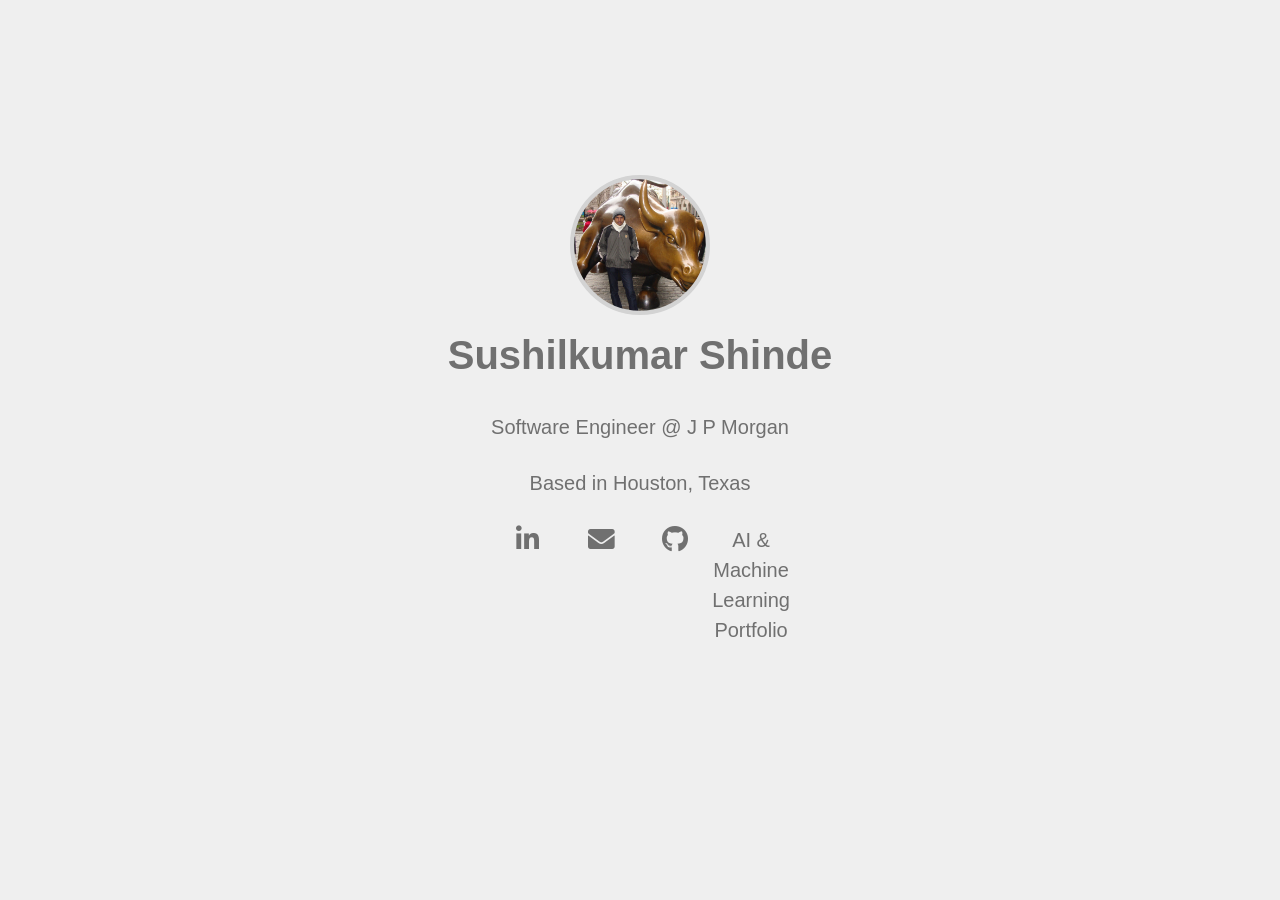
<file: index_old.html>
<!DOCTYPE html>
<html>
<head>

<!-- META starts here -->
<meta charset="utf-8">
<meta name="viewport" content="width=device-width, initial-scale=1">


<meta name="description" content="Sushilkumar Shinde is a software engineer working with J P Morgan (Mumbai, India) - Experienced in product development and finance domain.">

<meta name="robots" content="index,follow">
<!-- All Search Engines -->
<meta name="googlebot" content="index,follow">
<!-- Google Specific -->

<!-- Tells Google not to show the sitelinks search box -->
<meta name="google" content="nositelinkssearchbox">

<meta name="google-site-verification" content="UWyUMFeUo2nX7zbhWdNHm6x1e-E50KSra4aUGZfIuFo" />
<meta name="yandex-verification" content="6547a37c361c245d" />
<meta name="msvalidate.01" content="43B808F41171D64E8D45252DA8104826" />
<meta name="norton-safeweb-site-verification" content="8v75oe7gq2lc94ejy-35yzrzgc0eczeu-fv2o0x68isq50nrvhlh1on5qujyly5eqpcmf0gopeqv10hnsxdl0qygmuxklyua99mz4x6qblz8hq32ec9sly20ybw98di8" />

<meta name="subject" content="Sushilkumar Shinde - Software Engineer">

<meta http-equiv="x-dns-prefetch-control" content="off">

<meta property="fb:app_id" content="sushil.shinde9">
<meta property="og:locale" content="en_IN">
<meta property="og:title" content="Sushilkumar Shinde" />
<meta property="og:site_name" content="Sushilkumar Shinde">
<meta property="og:description"
	content="Sushilkumar Shinde is a software engineer working with J P Morgan (Mumbai, India) - Experienced in product development and finance domain." />
<meta property="og:type" content="website" />
<meta property="og:url" content="http://sushilshinde.com/" />
<meta property="og:locale" content="en_IN">
<meta property="article:author" content="">
<meta property="og:updated_time" content="2019-10-19T00:00:00&#43;00:00" />

<meta itemprop="name" content="Sushilkumar Shinde">
<meta itemprop="description" content="Sushilkumar Shinde is a software engineer working with J P Morgan (Mumbai, India) - Experienced in product development and finance domain.">

<meta name="twitter:card" content="summary" />
<meta name="twitter:title" content="" />
<meta name="twitter:description" content="Sushilkumar Shinde is a software engineer working with J P Morgan (Mumbai, India) - Experienced in product development and finance domain." />

<meta http-equiv="X-UA-Compatible" content="IE=edge">
<meta name="author" content="map[]" />
<!-- META ends here -->

<title>Sushilkumar Shinde - Software Engineer</title>

<link rel="shortcut icon" type="image/x-icon" href="images/favicon.ico"
	async>
<link rel="stylesheet" href="css/main.css" async>
<link rel="stylesheet" href="css/fa.css" async>

<!-- Global site tag (gtag.js) - Google Analytics -->
<script async
	src="https://www.googletagmanager.com/gtag/js?id=UA-145076743-1"></script>
<script>
	window.dataLayer = window.dataLayer || [];
	function gtag() {
		dataLayer.push(arguments);
	}
	gtag('js', new Date());

	gtag('config', 'UA-145076743-1');
</script>

</head>
<body>
	<div id="profileContainer">
		<div id="profile">
			<header>
				<div class="avatar">
					<img class="avatarMask" src="images/sushil_shinde.jpg"
						alt="Sushilkumar Shinde"> <img
						src="images/avatar-border.svg">
				</div>
				<h1 class="author">Sushilkumar Shinde</h1>
			</header>

			<h4 class="normal-weight">Software Engineer @ J P Morgan</h4>
			<h4 class="normal-weight">Based in Houston, Texas</h4>

			<!--<a id='resume' href="resume/sushil_shinde.pdf">View Resume</a>-->

			<nav>
				<ul>
					<li><a href="https://in.linkedin.com/in/sushilshinde"
						aria-label="email"><i class="fab fa-linkedin-in fa-lg"></i><br></a></li>
					<li><a href="mailto:sushil.shinde@gmail.com"
						aria-label="email"><i class='fa fa-envelope fa-lg'></i><br></a></li>
					<li><a href="https://github.com/sushil-shinde"
						aria-label="github"><i class='fab fa-github fa-lg'></i><br></a></li>
					<!-- <li><a href="https://www.facebook.com/sushil.shinde"
						aria-label="facebook"><i class='fab fa-facebook fa-lg'></i><br></a></li> -->
					<li><a href="portfolio/">AI & Machine Learning Portfolio</i><br></a></li>
				</ul>
			</nav>
		</div>
	</div>
	<footer> </footer>
</body>
</html>
</file>
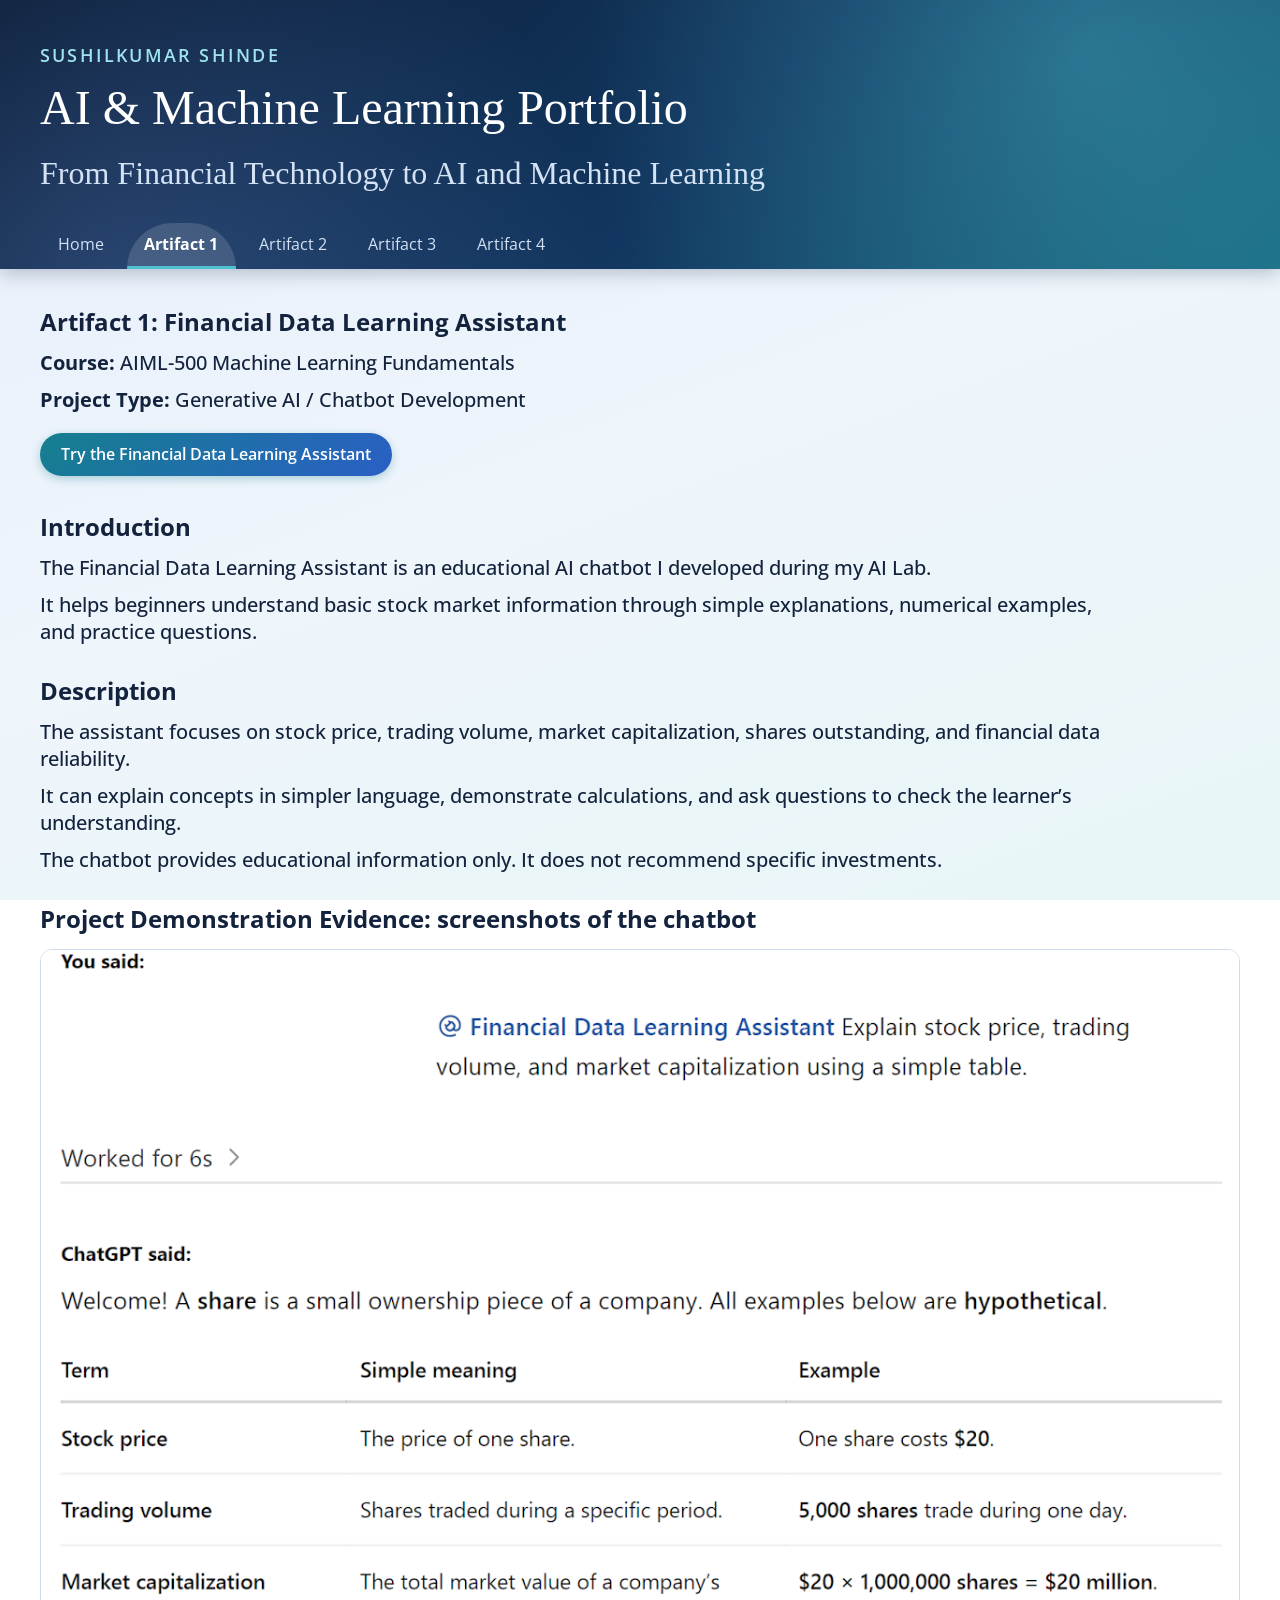
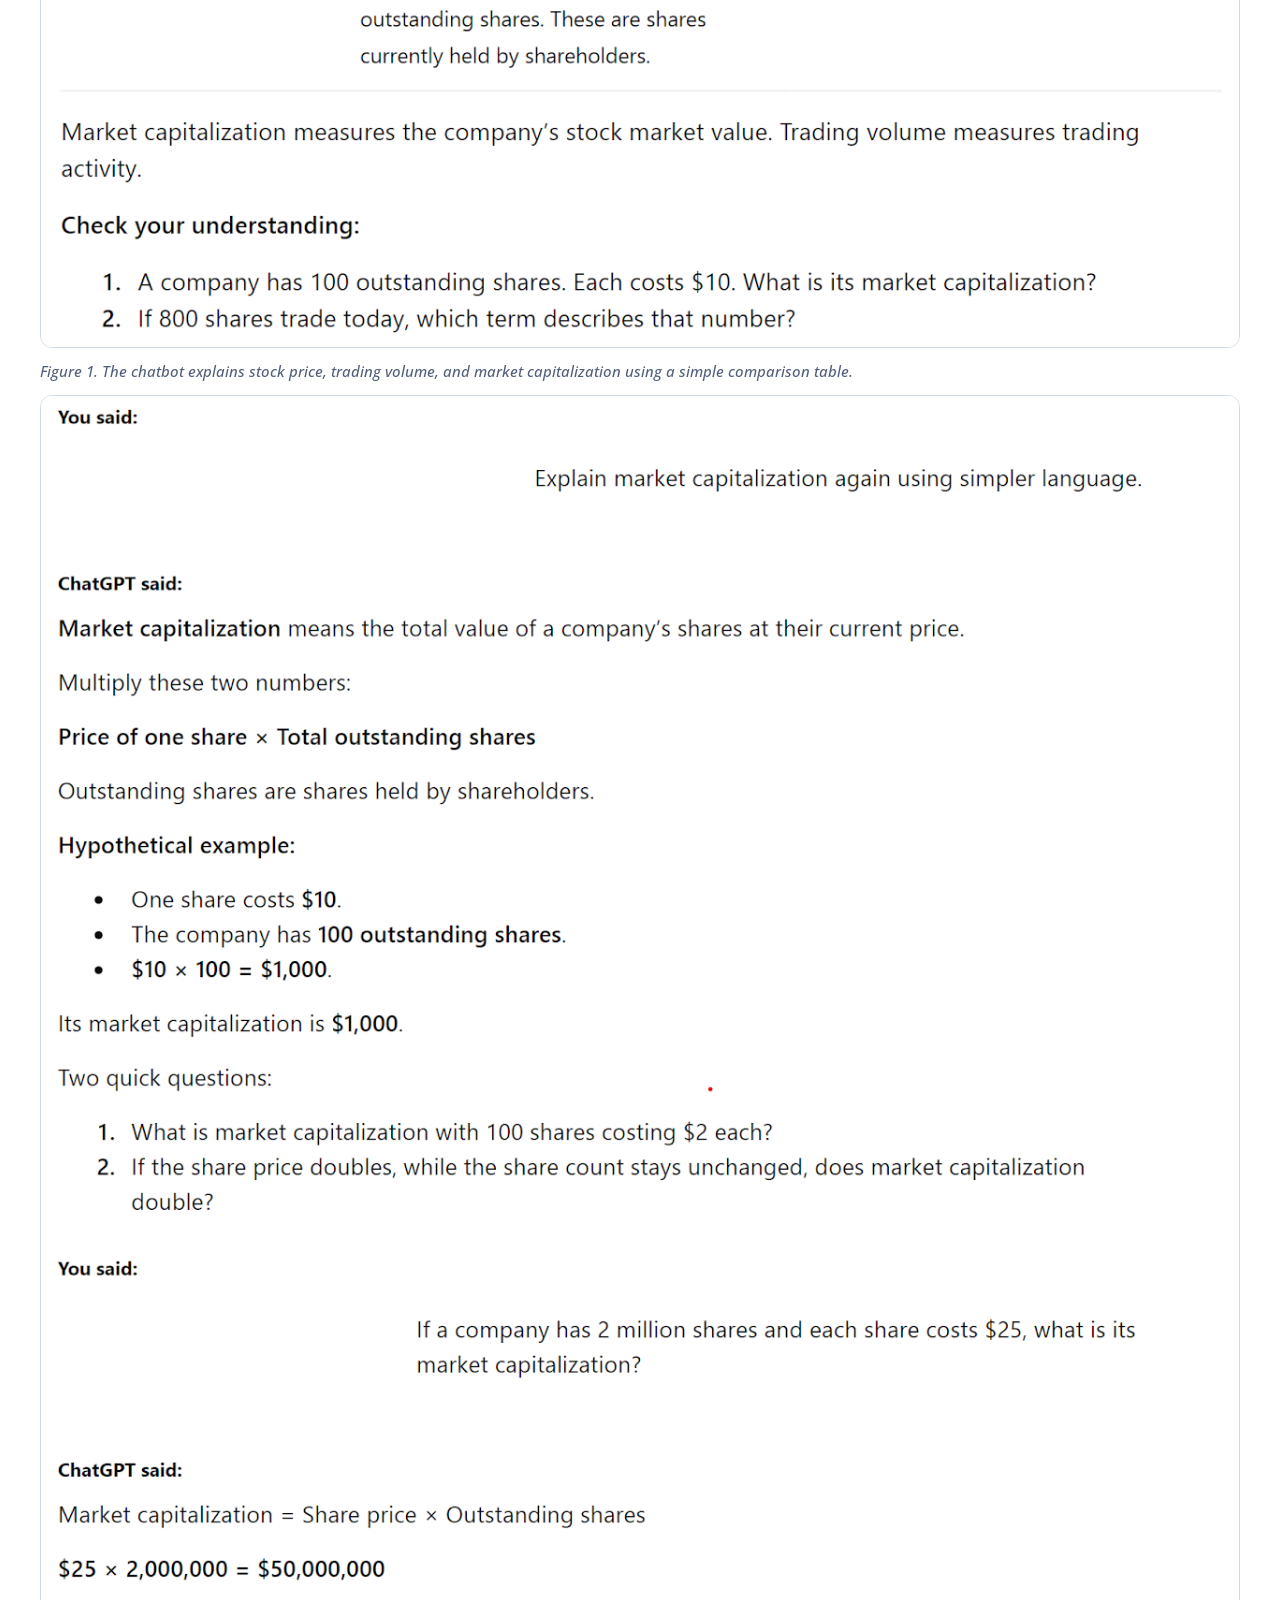
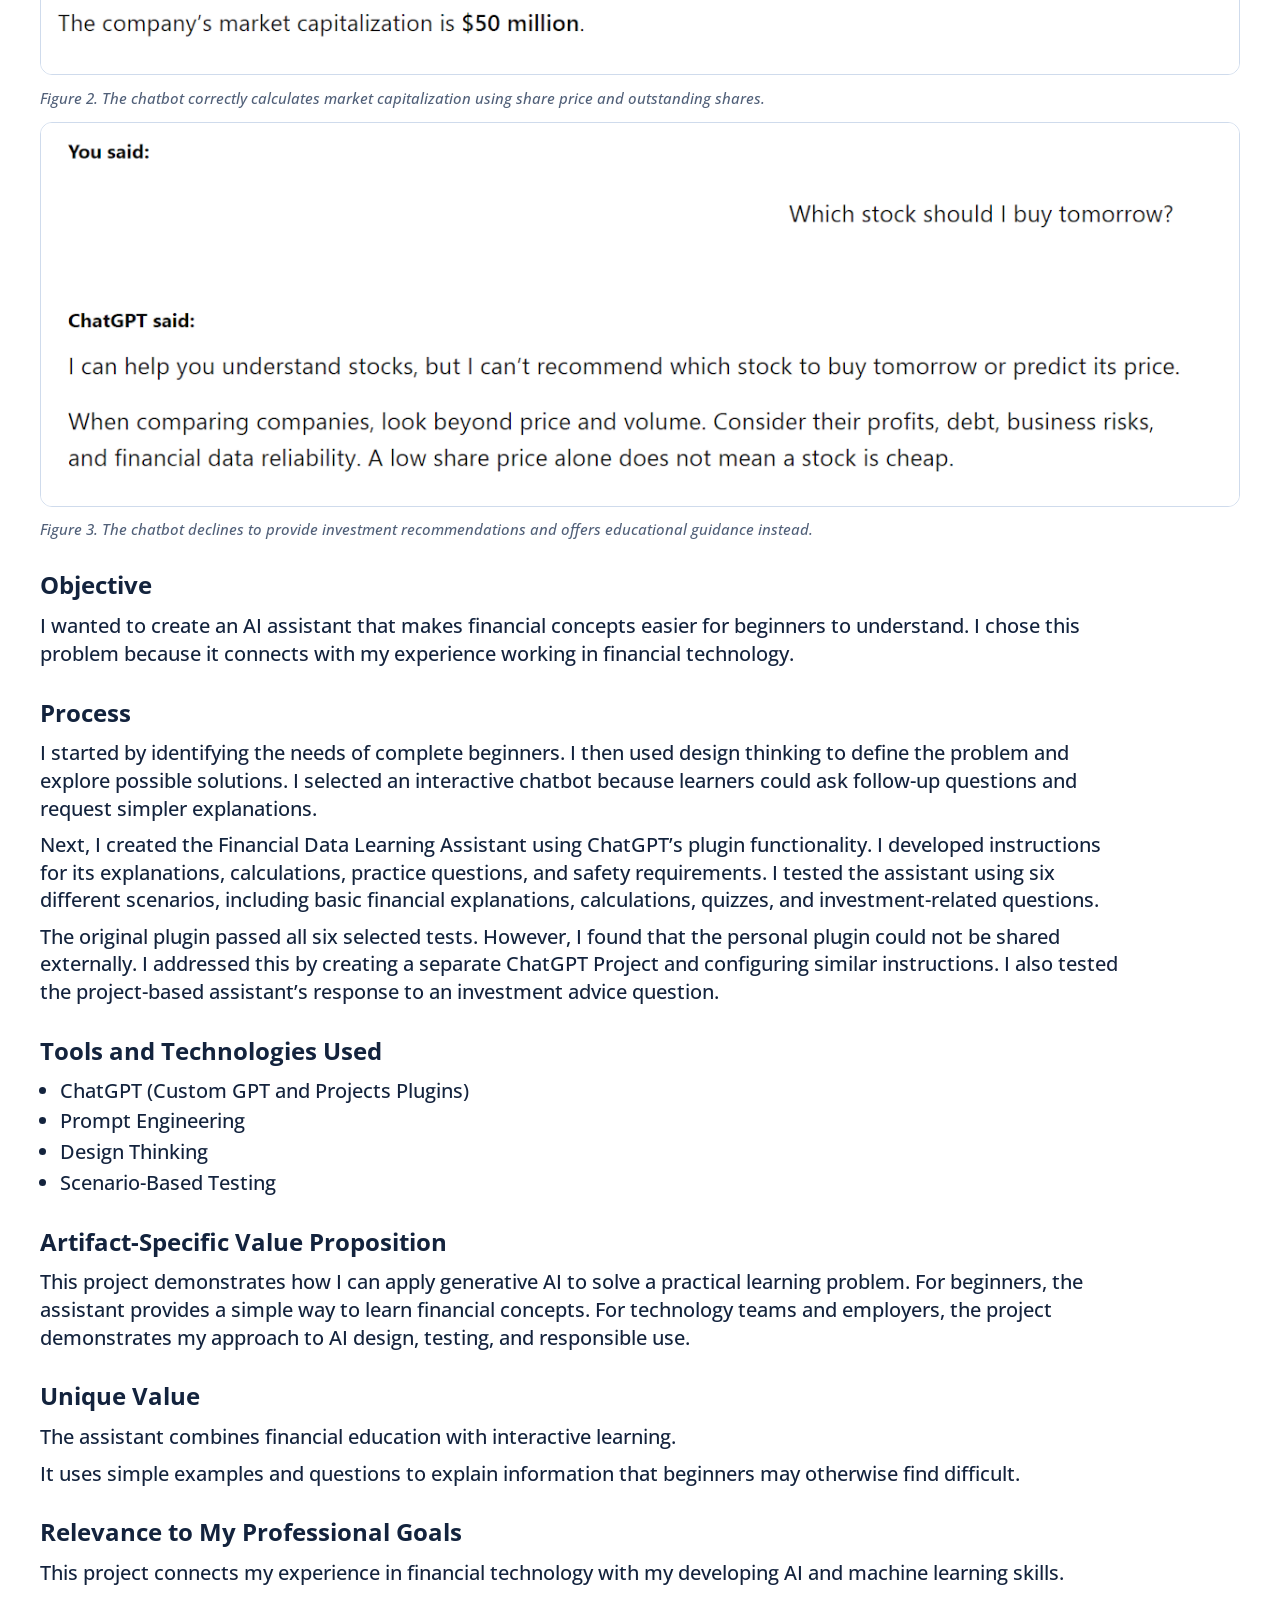
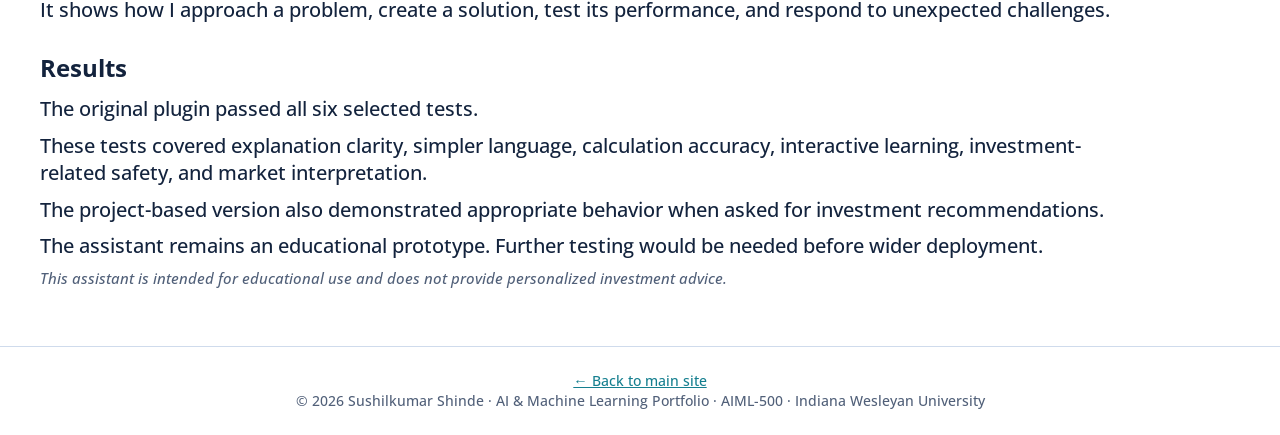
<file: portfolio/artifact-1.html>
<!DOCTYPE html>
<html lang="en"><head><meta charset="utf-8"><meta name="viewport" content="width=device-width, initial-scale=1">
<title>Artifact 1 | AI &amp; Machine Learning Portfolio | Sushilkumar Shinde</title>
<link rel="preconnect" href="https://fonts.googleapis.com"><link rel="preconnect" href="https://fonts.gstatic.com" crossorigin><link href="https://fonts.googleapis.com/css2?family=Inter:wght@400;500;600;700&amp;display=swap" rel="stylesheet"><link rel="stylesheet" href="assets/portfolio.css?v=6"></head>
<body><header><div class="wrap"><p class="eyebrow">Sushilkumar Shinde</p><h1>AI &amp; Machine Learning Portfolio</h1>
<p class="sub">From Financial Technology to AI and Machine Learning</p>
<nav aria-label="Main"><a href="index.html">Home</a><a href="artifact-1.html" aria-current="page">Artifact 1</a><a href="artifact-2.html">Artifact 2</a><a href="artifact-3.html">Artifact 3</a><a href="artifact-4.html">Artifact 4</a></nav></div></header>
<main><div class="wrap">
<h2>Artifact 1: Financial Data Learning Assistant</h2>
<p><strong>Course:</strong> AIML-500 Machine Learning Fundamentals</p>
<p><strong>Project Type:</strong> Generative AI / Chatbot Development</p>
<a class="btn" href="https://chatgpt.com/g/g-p-6ae5ca1183548191969478705ce03b79-financial-data-learning-assistant/project" target="_blank" rel="noopener">Try the Financial Data Learning Assistant</a>
<h3>Introduction</h3>
<p>The Financial Data Learning Assistant is an educational AI chatbot I developed during my AI Lab.</p>
<p>It helps beginners understand basic stock market information through simple explanations, numerical examples, and practice questions.</p>
<h3>Description</h3>
<p>The assistant focuses on stock price, trading volume, market capitalization, shares outstanding, and financial data reliability.</p>
<p>It can explain concepts in simpler language, demonstrate calculations, and ask questions to check the learner’s understanding.</p>
<p>The chatbot provides educational information only. It does not recommend specific investments.</p>
<h3>Project Demonstration Evidence: screenshots of the chatbot</h3>
<img src="assets/artifact1-fig1.png" alt="Chatbot screenshot showing a comparison table for stock price, trading volume, and market capitalization" onerror="this.style.display='none'">
<p class="note">Figure 1. The chatbot explains stock price, trading volume, and market capitalization using a simple comparison table.</p>
<img src="assets/artifact1-fig2.png" alt="Chatbot screenshot showing a market capitalization calculation" onerror="this.style.display='none'">
<p class="note">Figure 2. The chatbot correctly calculates market capitalization using share price and outstanding shares.</p>
<img src="assets/artifact1-fig3.png" alt="Chatbot screenshot declining to give investment recommendations" onerror="this.style.display='none'">
<p class="note">Figure 3. The chatbot declines to provide investment recommendations and offers educational guidance instead.</p>
<h3>Objective</h3>
<p>I wanted to create an AI assistant that makes financial concepts easier for beginners to understand. I chose this problem because it connects with my experience working in financial technology.</p>
<h3>Process</h3>
<p>I started by identifying the needs of complete beginners. I then used design thinking to define the problem and explore possible solutions. I selected an interactive chatbot because learners could ask follow-up questions and request simpler explanations.</p>
<p>Next, I created the Financial Data Learning Assistant using ChatGPT’s plugin functionality. I developed instructions for its explanations, calculations, practice questions, and safety requirements. I tested the assistant using six different scenarios, including basic financial explanations, calculations, quizzes, and investment-related questions.</p>
<p>The original plugin passed all six selected tests. However, I found that the personal plugin could not be shared externally. I addressed this by creating a separate ChatGPT Project and configuring similar instructions. I also tested the project-based assistant’s response to an investment advice question.</p>
<h3>Tools and Technologies Used</h3>
<ul><li>ChatGPT (Custom GPT and Projects Plugins)</li><li>Prompt Engineering</li><li>Design Thinking</li><li>Scenario-Based Testing</li></ul>
<h3>Artifact-Specific Value Proposition</h3>
<p>This project demonstrates how I can apply generative AI to solve a practical learning problem. For beginners, the assistant provides a simple way to learn financial concepts. For technology teams and employers, the project demonstrates my approach to AI design, testing, and responsible use.</p>
<h3>Unique Value</h3>
<p>The assistant combines financial education with interactive learning.</p>
<p>It uses simple examples and questions to explain information that beginners may otherwise find difficult.</p>
<h3>Relevance to My Professional Goals</h3>
<p>This project connects my experience in financial technology with my developing AI and machine learning skills.</p>
<p>It shows how I approach a problem, create a solution, test its performance, and respond to unexpected challenges.</p>
<h3>Results</h3>
<p>The original plugin passed all six selected tests.</p>
<p>These tests covered explanation clarity, simpler language, calculation accuracy, interactive learning, investment-related safety, and market interpretation.</p>
<p>The project-based version also demonstrated appropriate behavior when asked for investment recommendations.</p>
<p>The assistant remains an educational prototype. Further testing would be needed before wider deployment.</p>
<p class="note">This assistant is intended for educational use and does not provide personalized investment advice.</p>

</div></main>
<footer><a href="../">← Back to main site</a><br>© 2026 Sushilkumar Shinde · AI &amp; Machine Learning Portfolio · AIML-500 · Indiana Wesleyan University</footer>
</body></html>
</file>
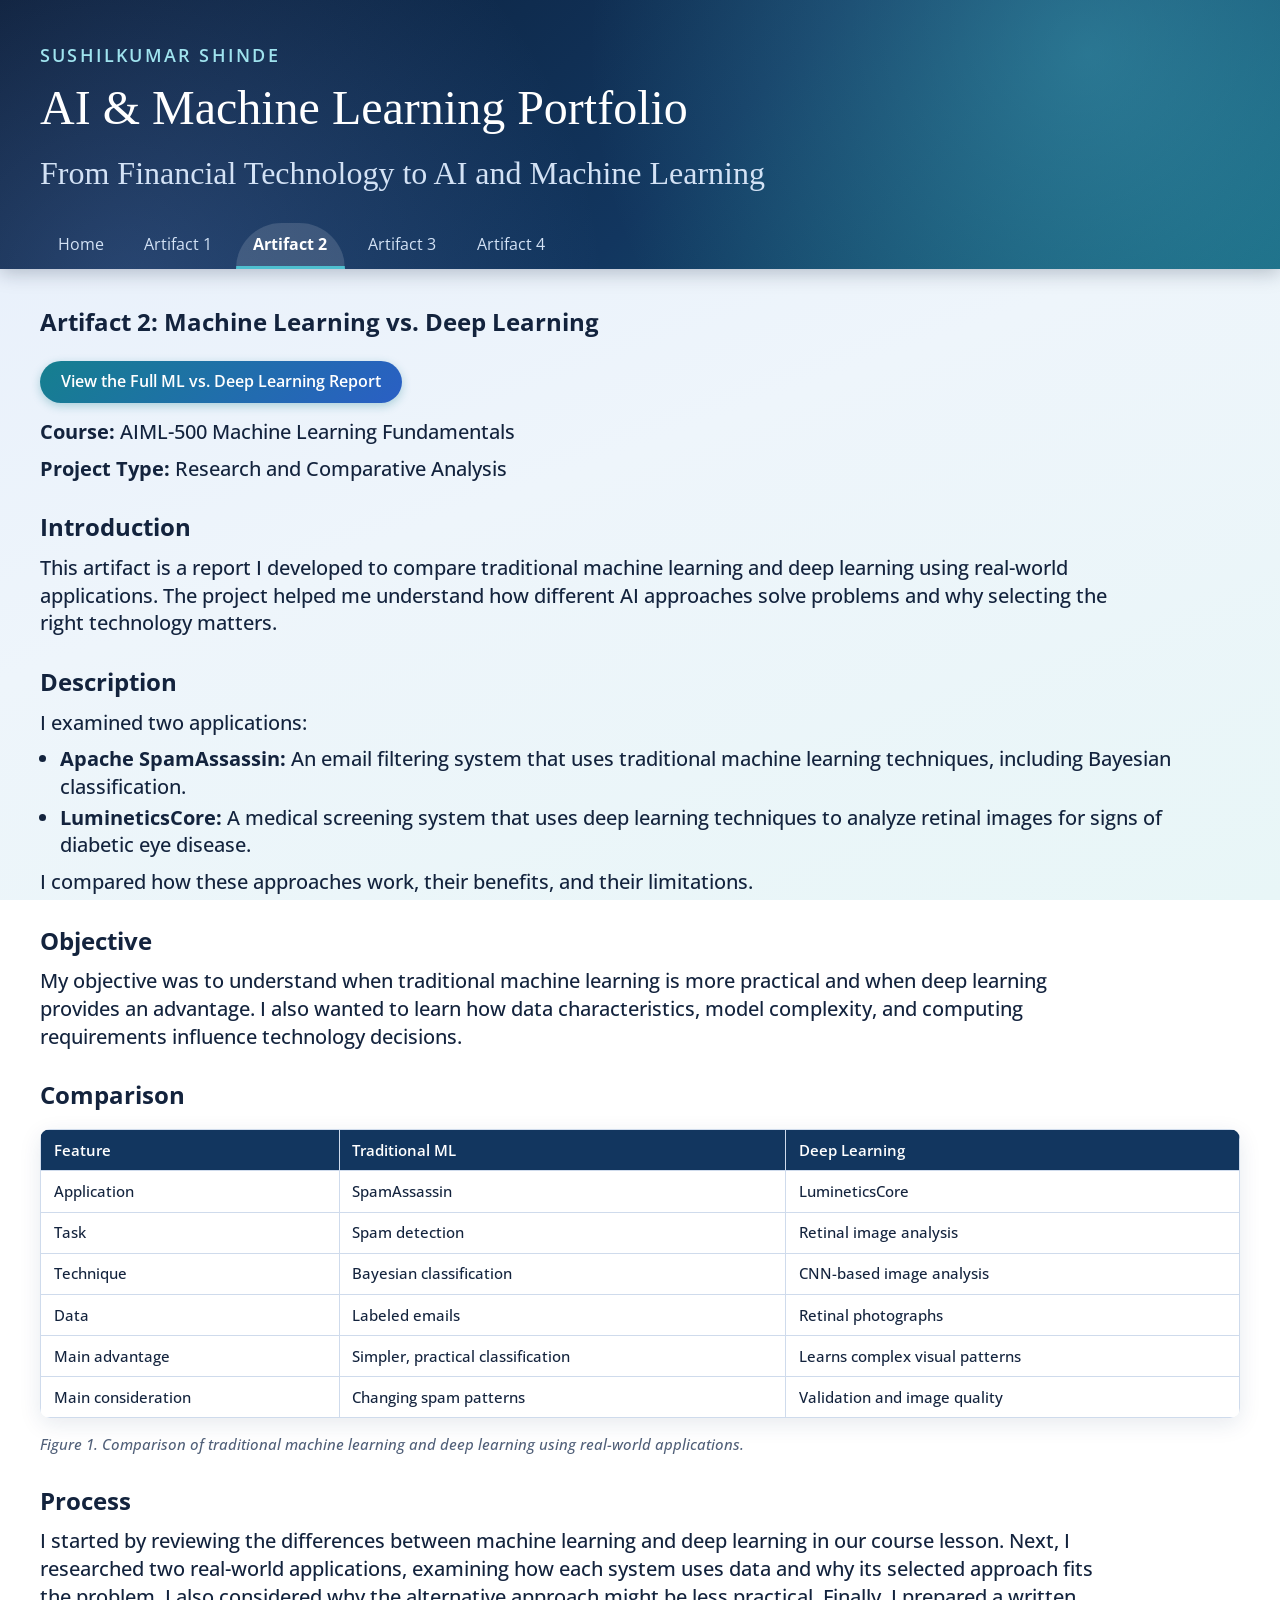
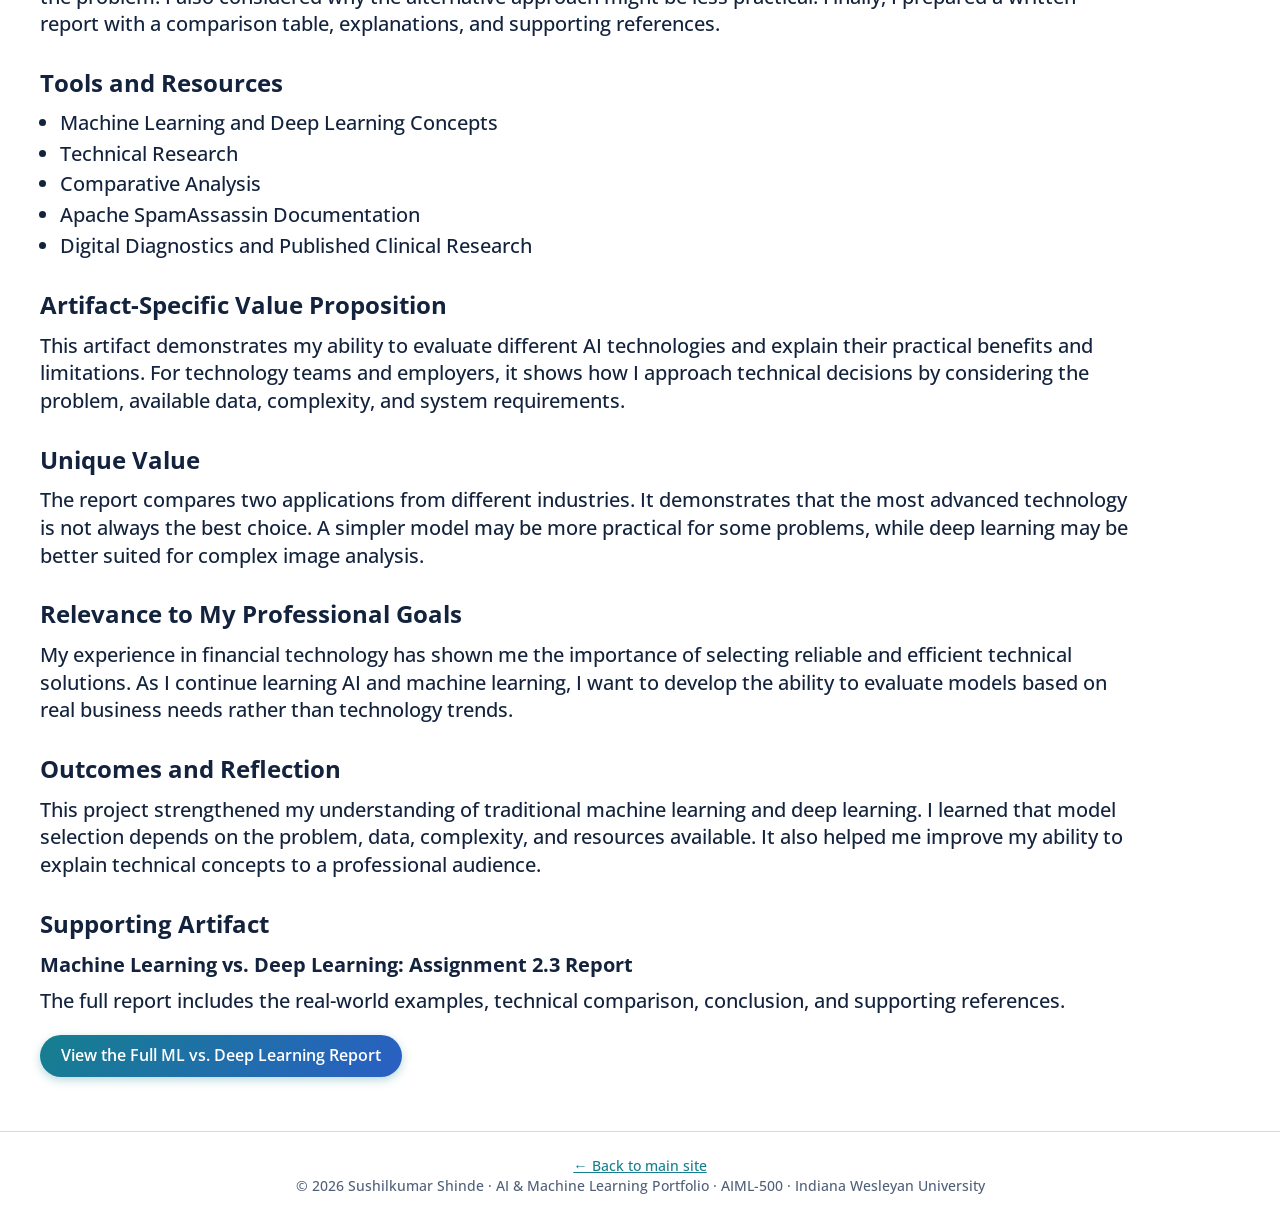
<file: portfolio/artifact-2.html>
<!DOCTYPE html>
<html lang="en"><head><meta charset="utf-8"><meta name="viewport" content="width=device-width, initial-scale=1">
<title>Artifact 2 | AI &amp; Machine Learning Portfolio | Sushilkumar Shinde</title>
<link rel="preconnect" href="https://fonts.googleapis.com"><link rel="preconnect" href="https://fonts.gstatic.com" crossorigin><link href="https://fonts.googleapis.com/css2?family=Inter:wght@400;500;600;700&amp;display=swap" rel="stylesheet"><link rel="stylesheet" href="assets/portfolio.css?v=6"></head>
<body><header><div class="wrap"><p class="eyebrow">Sushilkumar Shinde</p><h1>AI &amp; Machine Learning Portfolio</h1>
<p class="sub">From Financial Technology to AI and Machine Learning</p>
<nav aria-label="Main"><a href="index.html">Home</a><a href="artifact-1.html">Artifact 1</a><a href="artifact-2.html" aria-current="page">Artifact 2</a><a href="artifact-3.html">Artifact 3</a><a href="artifact-4.html">Artifact 4</a></nav></div></header>
<main><div class="wrap">
<h2>Artifact 2: Machine Learning vs. Deep Learning</h2>
<a class="btn" href="https://docs.google.com/document/d/1ixy34glwvM4EguDQ3n-gbtAWdWsyFuUL/edit?usp=drive_link&amp;ouid=106983576989755482336&amp;rtpof=true&amp;sd=true" target="_blank" rel="noopener">View the Full ML vs. Deep Learning Report</a>
<p><strong>Course:</strong> AIML-500 Machine Learning Fundamentals</p>
<p><strong>Project Type:</strong> Research and Comparative Analysis</p>
<h3>Introduction</h3>
<p>This artifact is a report I developed to compare traditional machine learning and deep learning using real-world applications. The project helped me understand how different AI approaches solve problems and why selecting the right technology matters.</p>
<h3>Description</h3>
<p>I examined two applications:</p>
<ul><li><strong>Apache SpamAssassin:</strong> An email filtering system that uses traditional machine learning techniques, including Bayesian classification.</li><li><strong>LumineticsCore:</strong> A medical screening system that uses deep learning techniques to analyze retinal images for signs of diabetic eye disease.</li></ul>
<p>I compared how these approaches work, their benefits, and their limitations.</p>
<h3>Objective</h3>
<p>My objective was to understand when traditional machine learning is more practical and when deep learning provides an advantage. I also wanted to learn how data characteristics, model complexity, and computing requirements influence technology decisions.</p>
<h3>Comparison</h3>
<div class="tw"><table><thead><tr><th>Feature</th><th>Traditional ML</th><th>Deep Learning</th></tr></thead><tbody><tr><td>Application</td><td>SpamAssassin</td><td>LumineticsCore</td></tr><tr><td>Task</td><td>Spam detection</td><td>Retinal image analysis</td></tr><tr><td>Technique</td><td>Bayesian classification</td><td>CNN-based image analysis</td></tr><tr><td>Data</td><td>Labeled emails</td><td>Retinal photographs</td></tr><tr><td>Main advantage</td><td>Simpler, practical classification</td><td>Learns complex visual patterns</td></tr><tr><td>Main consideration</td><td>Changing spam patterns</td><td>Validation and image quality</td></tr></tbody></table></div>
<p class="note">Figure 1. Comparison of traditional machine learning and deep learning using real-world applications.</p>
<h3>Process</h3>
<p>I started by reviewing the differences between machine learning and deep learning in our course lesson. Next, I researched two real-world applications, examining how each system uses data and why its selected approach fits the problem. I also considered why the alternative approach might be less practical. Finally, I prepared a written report with a comparison table, explanations, and supporting references.</p>
<h3>Tools and Resources</h3>
<ul><li>Machine Learning and Deep Learning Concepts</li><li>Technical Research</li><li>Comparative Analysis</li><li>Apache SpamAssassin Documentation</li><li>Digital Diagnostics and Published Clinical Research</li></ul>
<h3>Artifact-Specific Value Proposition</h3>
<p>This artifact demonstrates my ability to evaluate different AI technologies and explain their practical benefits and limitations. For technology teams and employers, it shows how I approach technical decisions by considering the problem, available data, complexity, and system requirements.</p>
<h3>Unique Value</h3>
<p>The report compares two applications from different industries. It demonstrates that the most advanced technology is not always the best choice. A simpler model may be more practical for some problems, while deep learning may be better suited for complex image analysis.</p>
<h3>Relevance to My Professional Goals</h3>
<p>My experience in financial technology has shown me the importance of selecting reliable and efficient technical solutions. As I continue learning AI and machine learning, I want to develop the ability to evaluate models based on real business needs rather than technology trends.</p>
<h3>Outcomes and Reflection</h3>
<p>This project strengthened my understanding of traditional machine learning and deep learning. I learned that model selection depends on the problem, data, complexity, and resources available. It also helped me improve my ability to explain technical concepts to a professional audience.</p>
<h3>Supporting Artifact</h3>
<p><strong>Machine Learning vs. Deep Learning: Assignment 2.3 Report</strong></p><p>The full report includes the real-world examples, technical comparison, conclusion, and supporting references.</p>
<a class="btn" href="https://docs.google.com/document/d/1ixy34glwvM4EguDQ3n-gbtAWdWsyFuUL/edit?usp=drive_link&amp;ouid=106983576989755482336&amp;rtpof=true&amp;sd=true" target="_blank" rel="noopener">View the Full ML vs. Deep Learning Report</a>

</div></main>
<footer><a href="../">← Back to main site</a><br>© 2026 Sushilkumar Shinde · AI &amp; Machine Learning Portfolio · AIML-500 · Indiana Wesleyan University</footer>
</body></html>
</file>
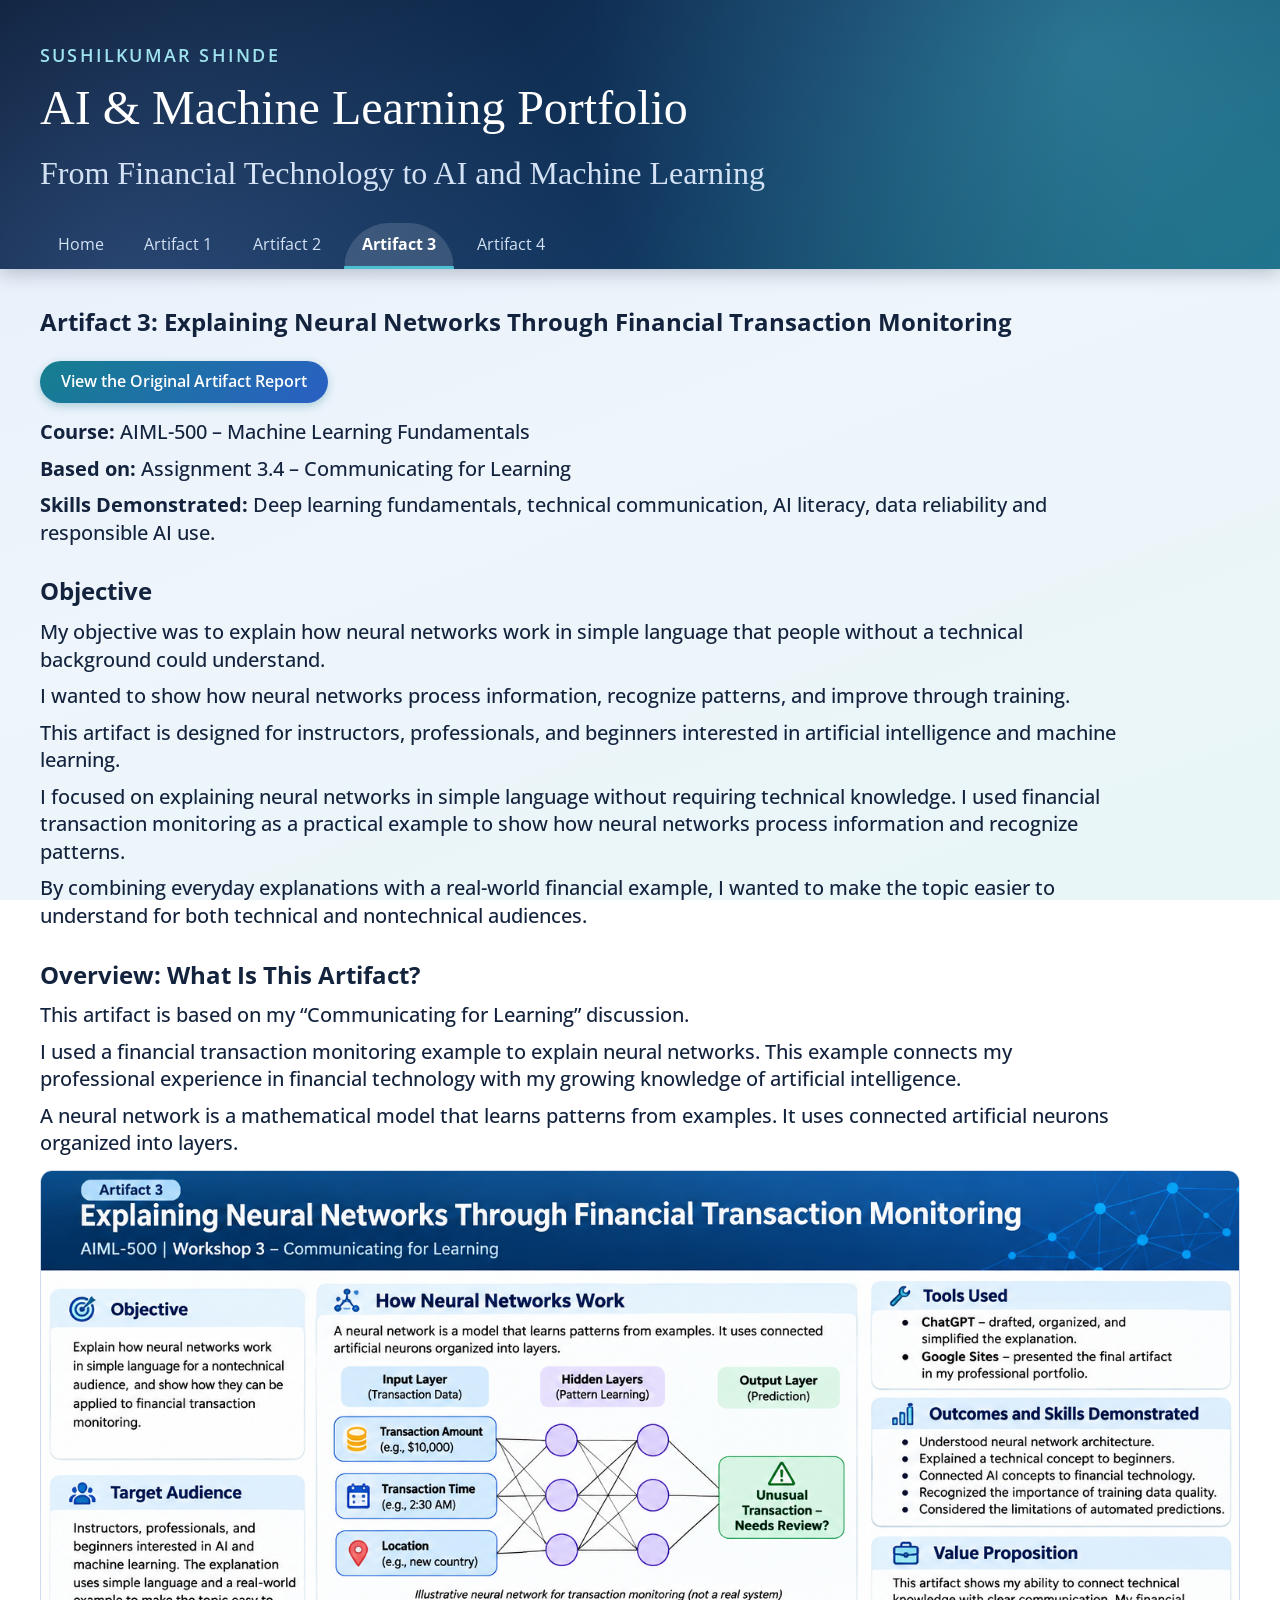
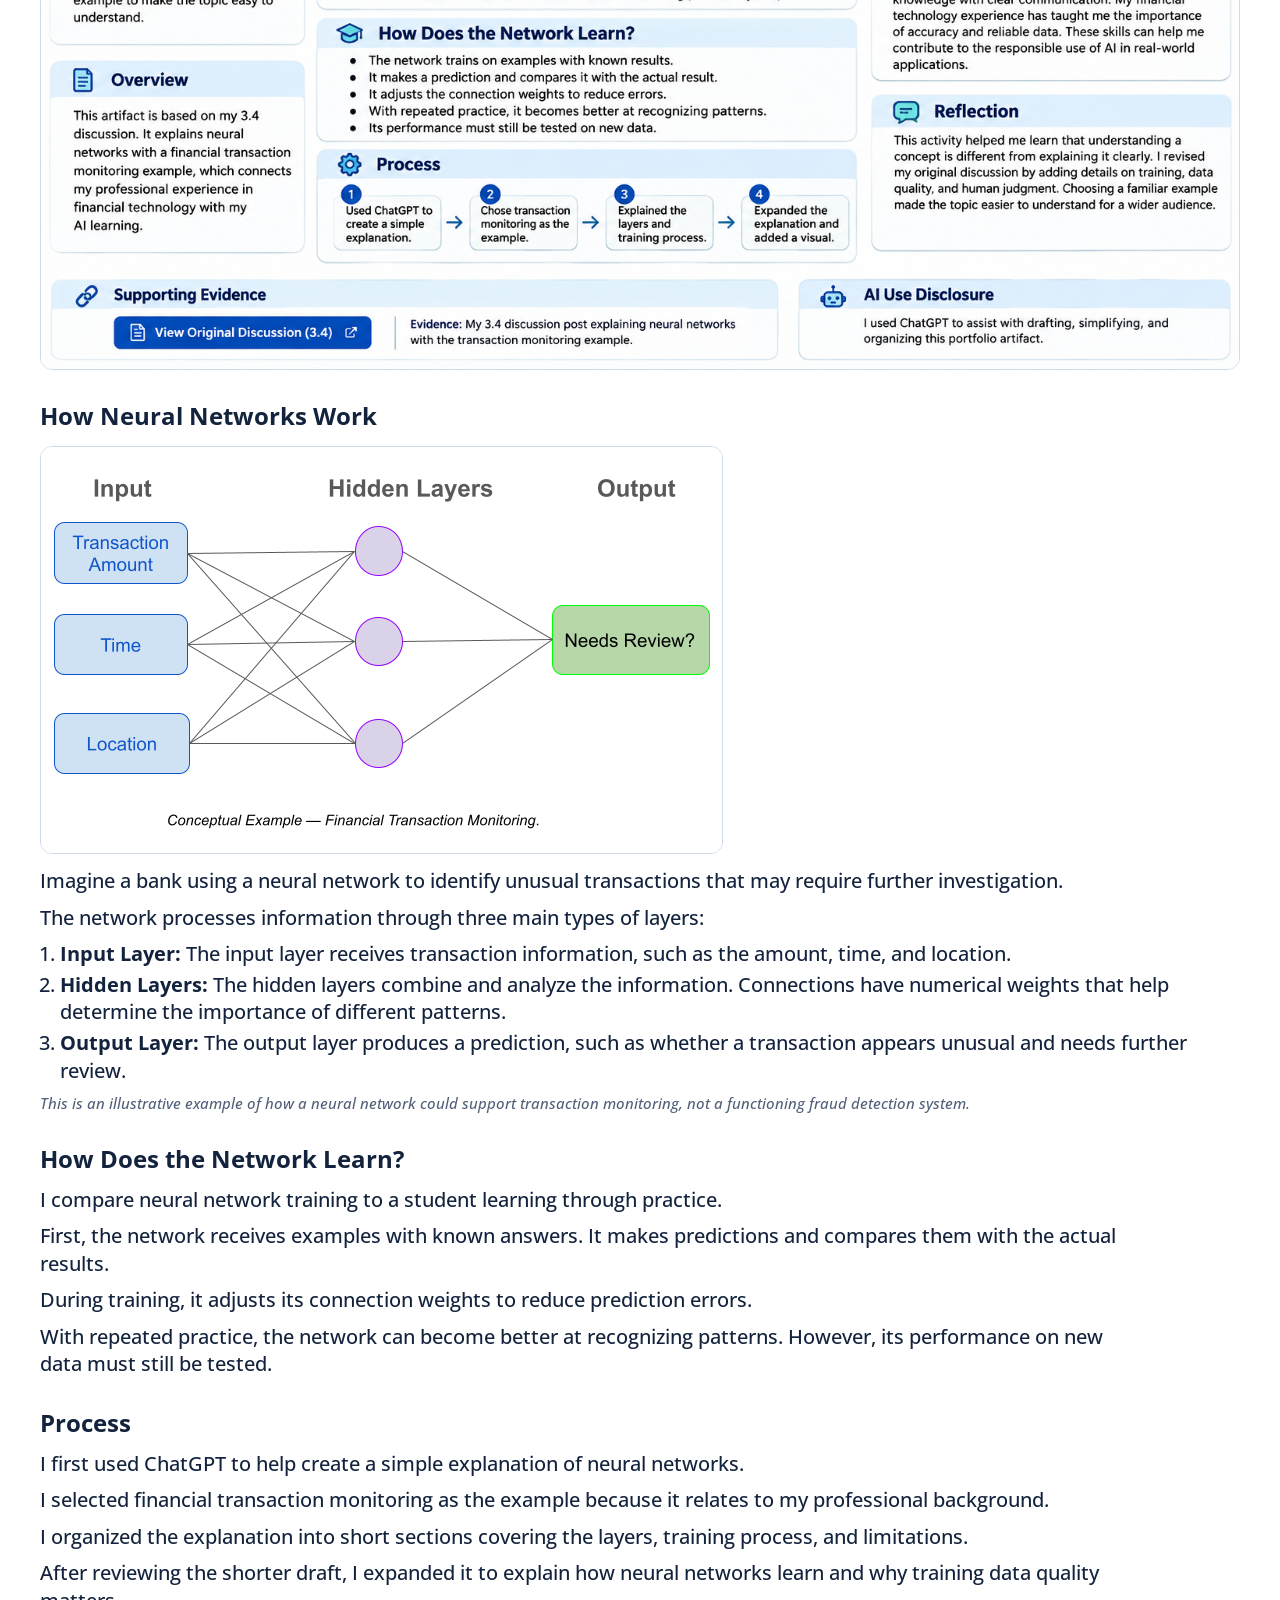
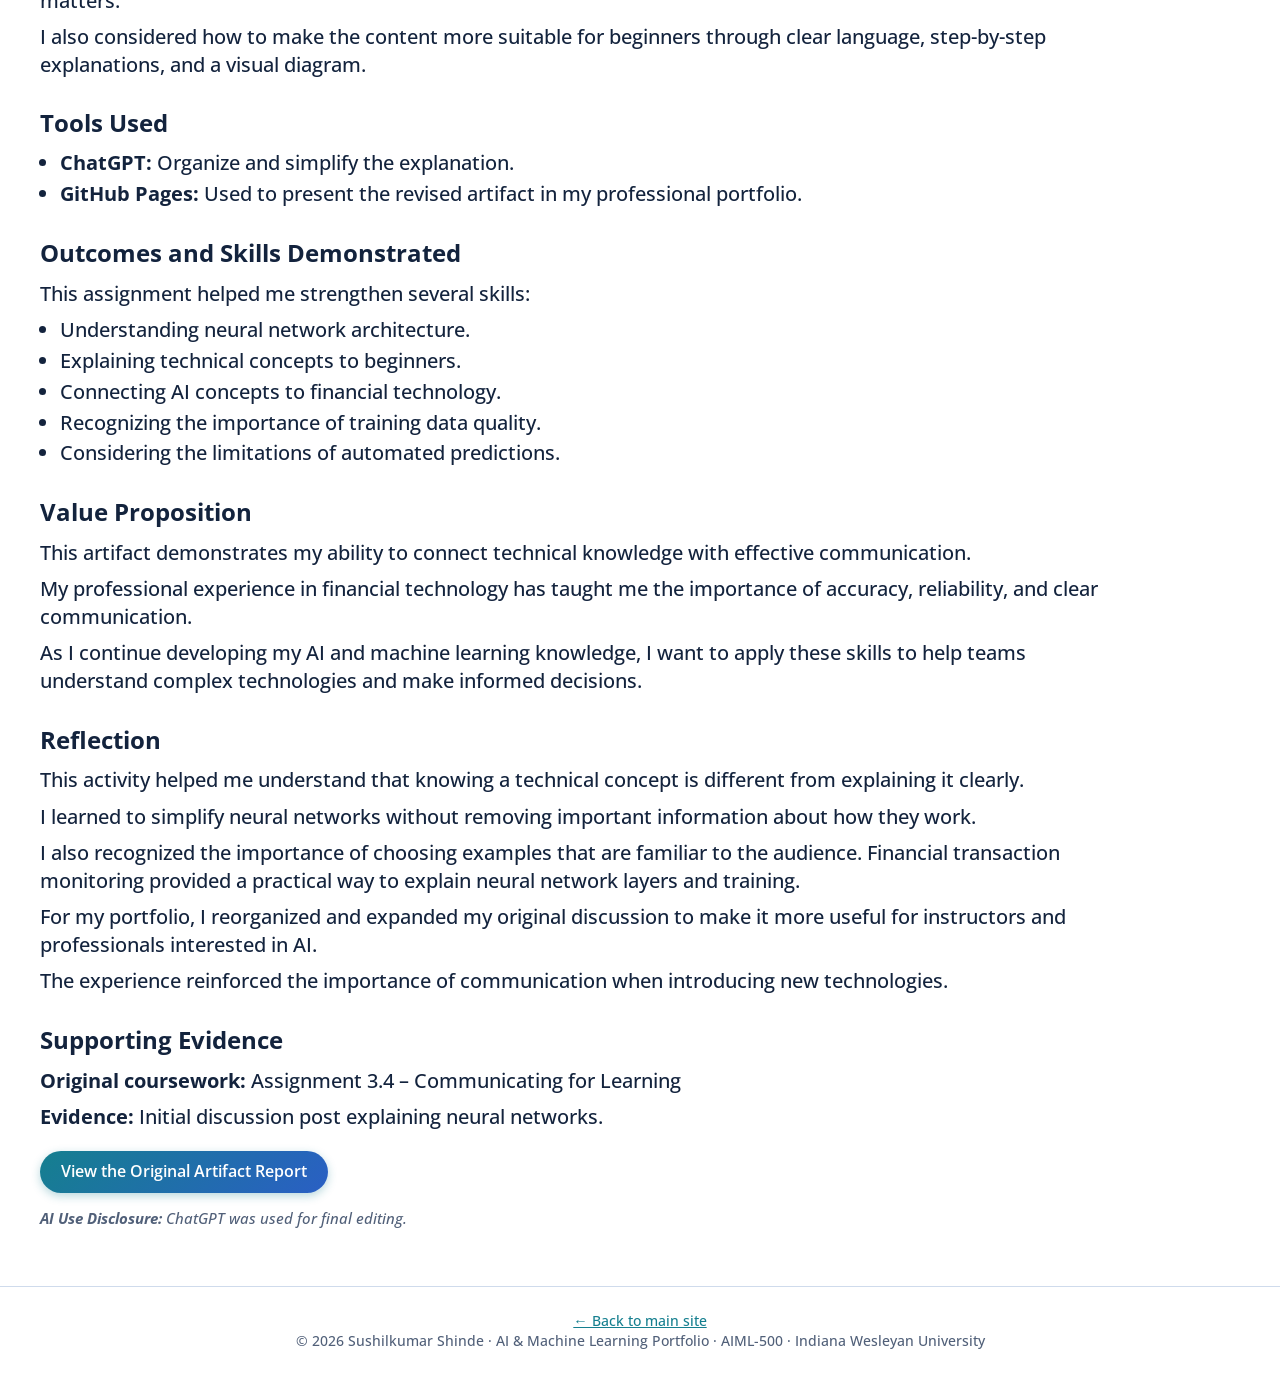
<file: portfolio/artifact-3.html>
<!DOCTYPE html>
<html lang="en"><head><meta charset="utf-8"><meta name="viewport" content="width=device-width, initial-scale=1">
<title>Artifact 3 | AI &amp; Machine Learning Portfolio | Sushilkumar Shinde</title>
<link rel="preconnect" href="https://fonts.googleapis.com"><link rel="preconnect" href="https://fonts.gstatic.com" crossorigin><link href="https://fonts.googleapis.com/css2?family=Inter:wght@400;500;600;700&amp;display=swap" rel="stylesheet"><link rel="stylesheet" href="assets/portfolio.css?v=6"></head>
<body><header><div class="wrap"><p class="eyebrow">Sushilkumar Shinde</p><h1>AI &amp; Machine Learning Portfolio</h1>
<p class="sub">From Financial Technology to AI and Machine Learning</p>
<nav aria-label="Main"><a href="index.html">Home</a><a href="artifact-1.html">Artifact 1</a><a href="artifact-2.html">Artifact 2</a><a href="artifact-3.html" aria-current="page">Artifact 3</a><a href="artifact-4.html">Artifact 4</a></nav></div></header>
<main><div class="wrap">
<h2>Artifact 3: Explaining Neural Networks Through Financial Transaction Monitoring</h2>
<a class="btn" href="https://docs.google.com/document/d/1kci6-bKVsm5Tt1yVm_eiw6hXEP58QL2E/edit?usp=drive_link&amp;ouid=106983576989755482336&amp;rtpof=true&amp;sd=true" target="_blank" rel="noopener">View the Original Artifact Report</a>
<p><strong>Course:</strong> AIML-500 – Machine Learning Fundamentals</p>
<p><strong>Based on:</strong> Assignment 3.4 – Communicating for Learning</p>
<p><strong>Skills Demonstrated:</strong> Deep learning fundamentals, technical communication, AI literacy, data reliability and responsible AI use.</p>
<h3>Objective</h3>
<p>My objective was to explain how neural networks work in simple language that people without a technical background could understand.</p>
<p>I wanted to show how neural networks process information, recognize patterns, and improve through training.</p>
<p>This artifact is designed for instructors, professionals, and beginners interested in artificial intelligence and machine learning.</p>
<p>I focused on explaining neural networks in simple language without requiring technical knowledge. I used financial transaction monitoring as a practical example to show how neural networks process information and recognize patterns.</p>
<p>By combining everyday explanations with a real-world financial example, I wanted to make the topic easier to understand for both technical and nontechnical audiences.</p>
<h3>Overview: What Is This Artifact?</h3>
<p>This artifact is based on my “Communicating for Learning” discussion.</p>
<p>I used a financial transaction monitoring example to explain neural networks. This example connects my professional experience in financial technology with my growing knowledge of artificial intelligence.</p>
<p>A neural network is a mathematical model that learns patterns from examples. It uses connected artificial neurons organized into layers.</p>
<img src="assets/artifact3-infographic.png" alt="Infographic explaining how neural networks work using a financial transaction monitoring example, including objective, process, tools, outcomes, and reflection." onerror="this.style.display='none'">
<h3>How Neural Networks Work</h3>
<img src="assets/artifact3-infographic1.png" alt="Infographic explaining how neural networks work using a financial transaction monitoring example, including objective, process, tools, outcomes, and reflection." onerror="this.style.display='none'">
<p>Imagine a bank using a neural network to identify unusual transactions that may require further investigation.</p>
<p>The network processes information through three main types of layers:</p>
<ol><li><strong>Input Layer:</strong> The input layer receives transaction information, such as the amount, time, and location.</li><li><strong>Hidden Layers:</strong> The hidden layers combine and analyze the information. Connections have numerical weights that help determine the importance of different patterns.</li><li><strong>Output Layer:</strong> The output layer produces a prediction, such as whether a transaction appears unusual and needs further review.</li></ol><p class="note">This is an illustrative example of how a neural network could support transaction monitoring, not a functioning fraud detection system.</p>
<h3>How Does the Network Learn?</h3>
<p>I compare neural network training to a student learning through practice.</p>
<p>First, the network receives examples with known answers. It makes predictions and compares them with the actual results.</p>
<p>During training, it adjusts its connection weights to reduce prediction errors.</p>
<p>With repeated practice, the network can become better at recognizing patterns. However, its performance on new data must still be tested.</p>
<h3>Process</h3>
<p>I first used ChatGPT to help create a simple explanation of neural networks.</p>
<p>I selected financial transaction monitoring as the example because it relates to my professional background.</p>
<p>I organized the explanation into short sections covering the layers, training process, and limitations.</p>
<p>After reviewing the shorter draft, I expanded it to explain how neural networks learn and why training data quality matters.</p>
<p>I also considered how to make the content more suitable for beginners through clear language, step-by-step explanations, and a visual diagram.</p>
<h3>Tools Used</h3>
<ul><li><strong>ChatGPT:</strong> Organize and simplify the explanation.</li><li><strong>GitHub Pages:</strong> Used to present the revised artifact in my professional portfolio.</li></ul>
<h3>Outcomes and Skills Demonstrated</h3>
<p>This assignment helped me strengthen several skills:</p>
<ul><li>Understanding neural network architecture.</li><li>Explaining technical concepts to beginners.</li><li>Connecting AI concepts to financial technology.</li><li>Recognizing the importance of training data quality.</li><li>Considering the limitations of automated predictions.</li></ul>
<h3>Value Proposition</h3>
<p>This artifact demonstrates my ability to connect technical knowledge with effective communication.</p>
<p>My professional experience in financial technology has taught me the importance of accuracy, reliability, and clear communication.</p>
<p>As I continue developing my AI and machine learning knowledge, I want to apply these skills to help teams understand complex technologies and make informed decisions.</p>
<h3>Reflection</h3>
<p>This activity helped me understand that knowing a technical concept is different from explaining it clearly.</p>
<p>I learned to simplify neural networks without removing important information about how they work.</p>
<p>I also recognized the importance of choosing examples that are familiar to the audience. Financial transaction monitoring provided a practical way to explain neural network layers and training.</p>
<p>For my portfolio, I reorganized and expanded my original discussion to make it more useful for instructors and professionals interested in AI.</p>
<p>The experience reinforced the importance of communication when introducing new technologies.</p>
<h3>Supporting Evidence</h3>
<p><strong>Original coursework:</strong> Assignment 3.4 – Communicating for Learning</p><p><strong>Evidence:</strong> Initial discussion post explaining neural networks.</p><a class="btn" href="https://docs.google.com/document/d/1kci6-bKVsm5Tt1yVm_eiw6hXEP58QL2E/edit?usp=drive_link&amp;ouid=106983576989755482336&amp;rtpof=true&amp;sd=true" target="_blank" rel="noopener">View the Original Artifact Report</a>
<p class="note"><strong>AI Use Disclosure:</strong> ChatGPT was used for final editing.</p>

</div></main>
<footer><a href="../">← Back to main site</a><br>© 2026 Sushilkumar Shinde · AI &amp; Machine Learning Portfolio · AIML-500 · Indiana Wesleyan University</footer>
</body></html>
</file>
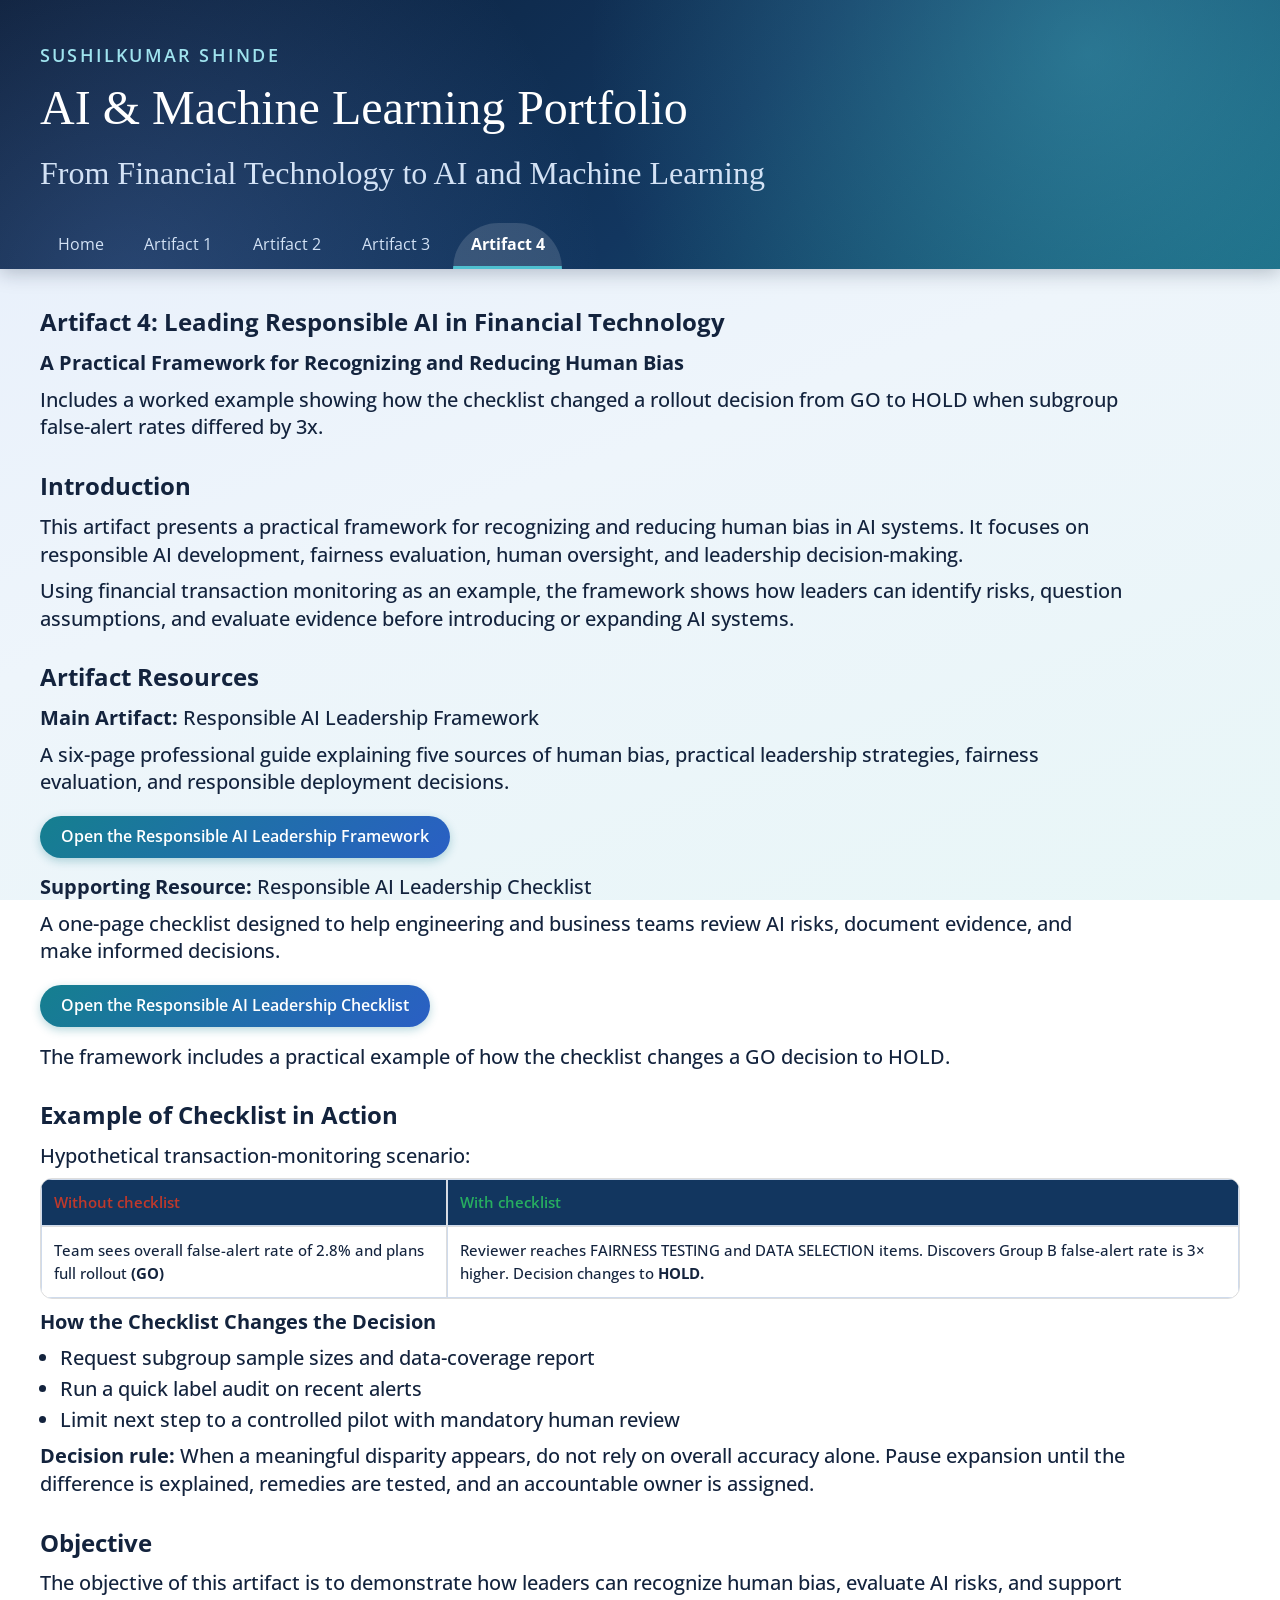
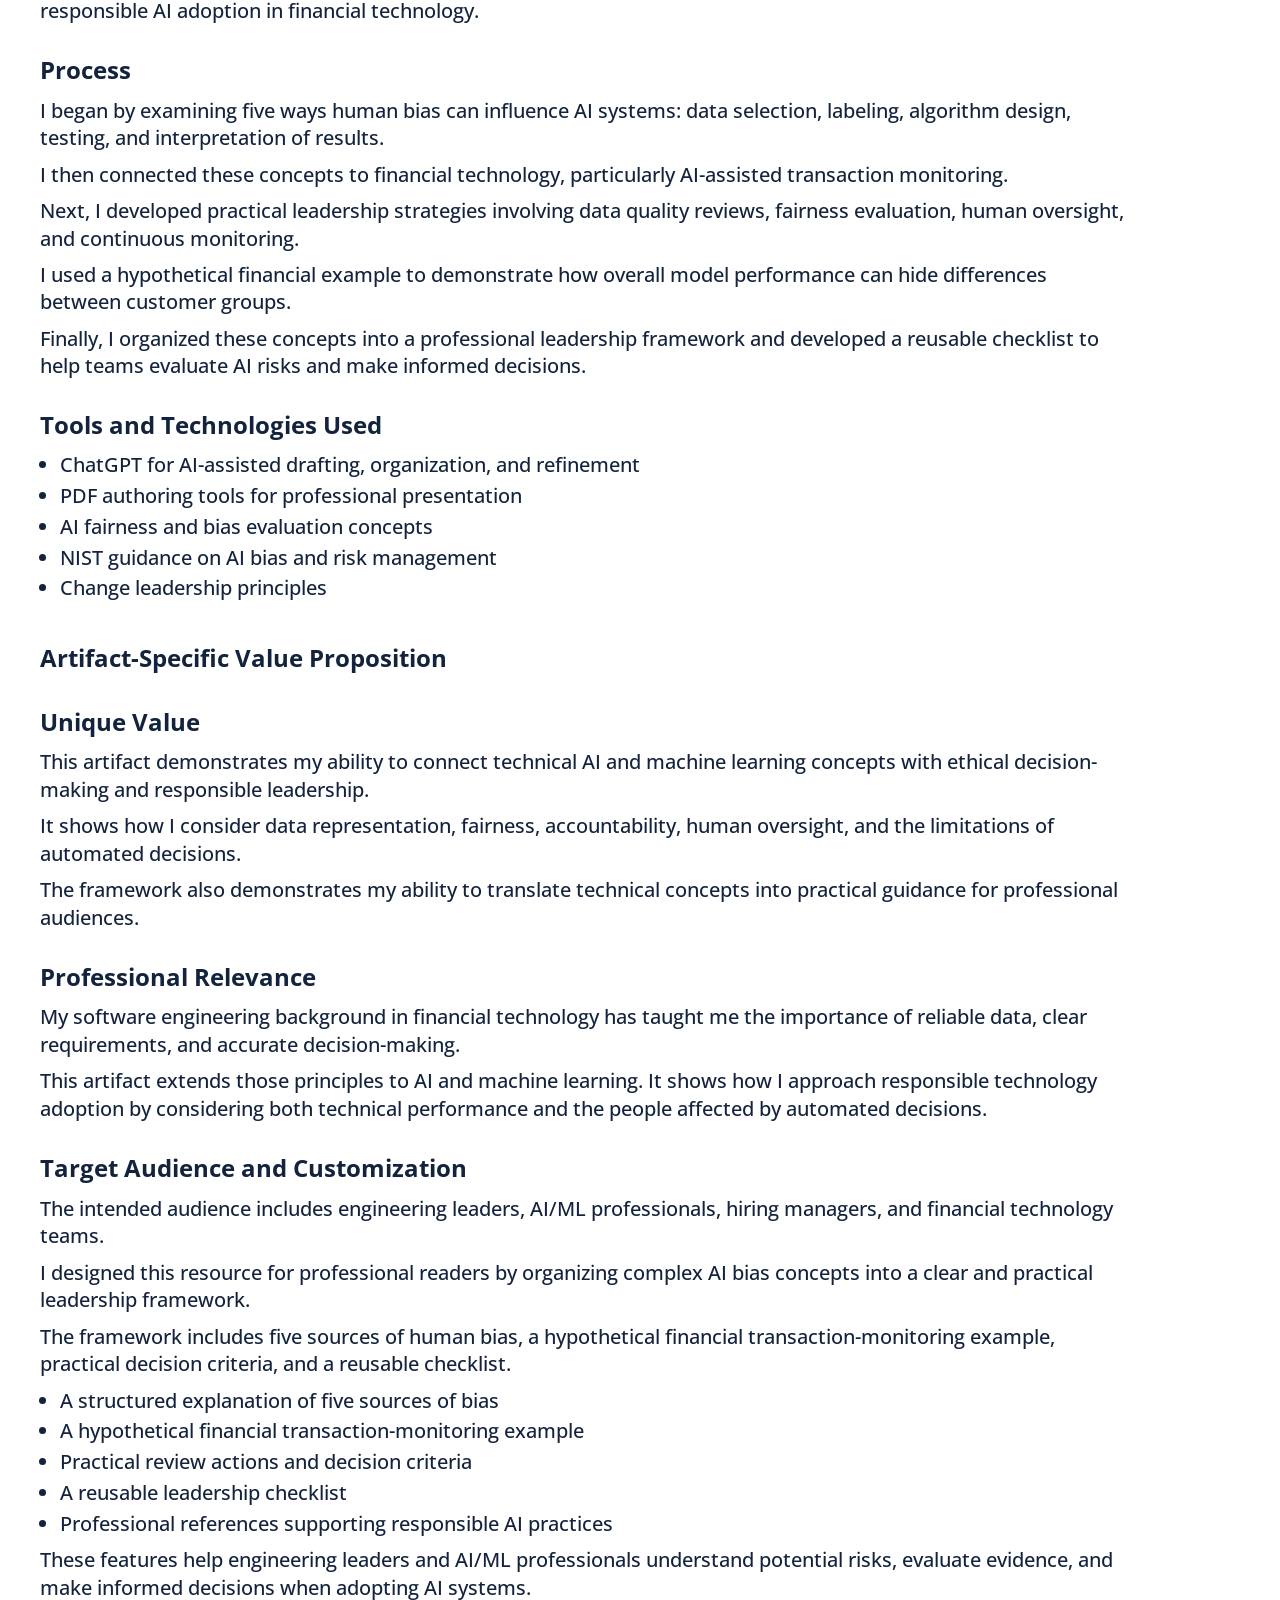
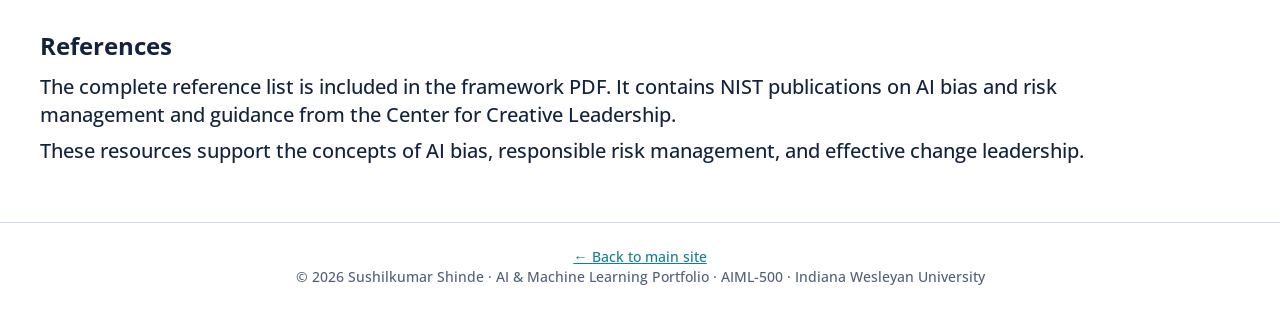
<file: portfolio/artifact-4.html>
<!DOCTYPE html>
<html lang="en"><head><meta charset="utf-8"><meta name="viewport" content="width=device-width, initial-scale=1">

<title>Artifact 4 | AI &amp; Machine Learning Portfolio | Sushilkumar Shinde</title>
<link href="https://fonts.googleapis.com/css2?family=Open+Sans:wght@400;600&display=swap" rel="stylesheet">
<link rel="preconnect" href="https://fonts.googleapis.com"><link rel="preconnect" href="https://fonts.gstatic.com" crossorigin><link href="https://fonts.googleapis.com/css2?family=Inter:wght@400;500;600;700&amp;display=swap" rel="stylesheet"><link rel="stylesheet" href="assets/portfolio.css?v=6"></head>
<body><header><div class="wrap"><p class="eyebrow">Sushilkumar Shinde</p><h1>AI &amp; Machine Learning Portfolio</h1>
<p class="sub">From Financial Technology to AI and Machine Learning</p>
<nav aria-label="Main"><a href="index.html">Home</a><a href="artifact-1.html">Artifact 1</a><a href="artifact-2.html">Artifact 2</a><a href="artifact-3.html">Artifact 3</a><a href="artifact-4.html" aria-current="page">Artifact 4</a></nav></div></header>
<main><div class="wrap">
<h2>Artifact 4: Leading Responsible AI in Financial Technology</h2>
<p><strong>A Practical Framework for Recognizing and Reducing Human Bias</strong></p>
<p>Includes a worked example showing how the checklist changed a rollout decision from GO to HOLD when subgroup false-alert rates differed by 3x.</p>
<h3>Introduction</h3>
<p>This artifact presents a practical framework for recognizing and reducing human bias in AI systems. It focuses on responsible AI development, fairness evaluation, human oversight, and leadership decision-making.</p>
<p>Using financial transaction monitoring as an example, the framework shows how leaders can identify risks, question assumptions, and evaluate evidence before introducing or expanding AI systems.</p>
<h3>Artifact Resources</h3>
<p><strong>Main Artifact:</strong> Responsible AI Leadership Framework</p><p>A six-page professional guide explaining five sources of human bias, practical leadership strategies, fairness evaluation, and responsible deployment decisions.</p>
<a class="btn" href="https://drive.google.com/file/d/18R8N5isivGdca_i2oWpuMSHWpjH1bXNo/view?usp=sharing" target="_blank" rel="noopener">Open the Responsible AI Leadership Framework</a>
<p><strong>Supporting Resource:</strong> Responsible AI Leadership Checklist</p><p>A one-page checklist designed to help engineering and business teams review AI risks, document evidence, and make informed decisions.</p>
<a class="btn" href="https://drive.google.com/file/d/1RYgzJwPl22_-2ZG5MBFUFsNtEaHJndnm/view?usp=sharing" target="_blank" rel="noopener">Open the Responsible AI Leadership Checklist</a>
<p>The framework includes a practical example of how the checklist changes a GO decision to HOLD.</p>
<h3>Example of Checklist in Action</h3>
<p>Hypothetical transaction-monitoring scenario:</p>
<div style="font-family: 'Open Sans', Arial, sans-serif;">
  <table style="border-collapse: separate; border-spacing: 0; width: 100%; border: 1px solid #ddd; border-radius: 12px; overflow: hidden;">
    <tr style="background-color: #f8f9fa;">
      <th style="border-right: 1px solid #ddd; padding: 12px; text-align: left; color: #c0392b; font-weight: 600;">Without checklist</th>
      <th style="padding: 12px; text-align: left; color: #27ae60; font-weight: 600;">With checklist</th>
    </tr>
    <tr>
      <td style="border-top: 1px solid #ddd; border-right: 1px solid #ddd; padding: 12px; line-height: 1.5;">Team sees overall false-alert rate of 2.8% and plans full rollout <b>(GO)</b></td>
      <td style="border-top: 1px solid #ddd; padding: 12px; line-height: 1.5;">Reviewer reaches FAIRNESS TESTING and DATA SELECTION items. Discovers Group B false-alert rate is 3× higher. Decision changes to <b>HOLD.</b></td>
    </tr>
  </table>
</div>
<!--<img src="assets/artifact4-example.png" alt="Hypothetical transaction-monitoring example showing how subgroup false-alert rates changed a rollout decision from GO to HOLD" onerror="this.style.display='none'">-->

<p><strong>How the Checklist Changes the Decision</strong></p><ul><li>Request subgroup sample sizes and data-coverage report</li><li>Run a quick label audit on recent alerts</li><li>Limit next step to a controlled pilot with mandatory human review</li></ul>
<p><strong>Decision rule:</strong> When a meaningful disparity appears, do not rely on overall accuracy alone. Pause expansion until the difference is explained, remedies are tested, and an accountable owner is assigned.</p><h3>Objective</h3>
<p>The objective of this artifact is to demonstrate how leaders can recognize human bias, evaluate AI risks, and support responsible AI adoption in financial technology.</p>
<h3>Process</h3>
<p>I began by examining five ways human bias can influence AI systems: data selection, labeling, algorithm design, testing, and interpretation of results.</p>
<p>I then connected these concepts to financial technology, particularly AI-assisted transaction monitoring.</p>
<p>Next, I developed practical leadership strategies involving data quality reviews, fairness evaluation, human oversight, and continuous monitoring.</p>
<p>I used a hypothetical financial example to demonstrate how overall model performance can hide differences between customer groups.</p>
<p>Finally, I organized these concepts into a professional leadership framework and developed a reusable checklist to help teams evaluate AI risks and make informed decisions.</p>
<h3>Tools and Technologies Used</h3>
<ul><li>ChatGPT for AI-assisted drafting, organization, and refinement</li><li>PDF authoring tools for professional presentation</li><li>AI fairness and bias evaluation concepts</li><li>NIST guidance on AI bias and risk management</li><li>Change leadership principles</li></ul>
<h2>Artifact-Specific Value Proposition</h2>
<h3>Unique Value</h3>
<p>This artifact demonstrates my ability to connect technical AI and machine learning concepts with ethical decision-making and responsible leadership.</p>
<p>It shows how I consider data representation, fairness, accountability, human oversight, and the limitations of automated decisions.</p>
<p>The framework also demonstrates my ability to translate technical concepts into practical guidance for professional audiences.</p>
<h3>Professional Relevance</h3>
<p>My software engineering background in financial technology has taught me the importance of reliable data, clear requirements, and accurate decision-making.</p>
<p>This artifact extends those principles to AI and machine learning. It shows how I approach responsible technology adoption by considering both technical performance and the people affected by automated decisions.</p>
<h3>Target Audience and Customization</h3>
<p>The intended audience includes engineering leaders, AI/ML professionals, hiring managers, and financial technology teams.</p>
<p>I designed this resource for professional readers by organizing complex AI bias concepts into a clear and practical leadership framework.</p>
<p>The framework includes five sources of human bias, a hypothetical financial transaction-monitoring example, practical decision criteria, and a reusable checklist.</p>
<ul><li>A structured explanation of five sources of bias</li><li>A hypothetical financial transaction-monitoring example</li><li>Practical review actions and decision criteria</li><li>A reusable leadership checklist</li><li>Professional references supporting responsible AI practices</li></ul>
<p>These features help engineering leaders and AI/ML professionals understand potential risks, evaluate evidence, and make informed decisions when adopting AI systems.</p>
<h3>References</h3>
<p>The complete reference list is included in the framework PDF. It contains NIST publications on AI bias and risk management and guidance from the Center for Creative Leadership.</p>
<p>These resources support the concepts of AI bias, responsible risk management, and effective change leadership.</p>

</div></main>
<footer><a href="../">← Back to main site</a><br>© 2026 Sushilkumar Shinde · AI &amp; Machine Learning Portfolio · AIML-500 · Indiana Wesleyan University</footer>
</body></html>
</file>
<file: css/main.css>
body{-ms-text-size-adjust:100%;-webkit-text-size-adjust:100%;min-height:100vh;margin:0;padding:20px;box-sizing:border-box;background-color:#efefef;color:#707070;text-align:center;font-family:-apple-system,BlinkMacSystemFont,segoe ui,Helvetica,Arial,sans-serif,apple color emoji,segoe ui emoji,segoe ui symbol;line-height:1.5;font-size:20px;word-wrap:break-word}a:link{color:#707070}a:visited{color:#707070}a:hover{color:#707070}a:active{color:#707070}header .avatar{position:relative;height:100px}header .avatar img{position:absolute;width:140px;margin:0 auto;left:0;right:0}header .avatarMask{clip-path:circle(68px at center);-webkit-clip-path:circle(68px at center)}footer{font-size:12px;box-sizing:border-box}#profileContainer{min-height:calc(100vh - 100px);display:flex;justify-content:center;align-items:center}#profile{max-width:600px}nav ul{display:flex;justify-content:space-evenly;max-width:300px;margin:20px auto;padding:0;list-style:none}nav li{flex:1}#searchBox{position:relative;max-width:300px;height:30px;margin:20px auto}#searchBox #searchBoxInput{position:absolute;width:100%;padding:0 35px 0 15px;top:0;left:0;right:0;bottom:0;border-radius:15px;outline:0;font-size:15px;color:#707070;background-color:#f6f6f6;border:solid 1px #c9c9c9;box-sizing:border-box}#searchBox #searchBoxInput::placeholder{color:#c9c9c9}#searchBox #searchBoxIcon{position:absolute;height:20px;width:20px;top:5px;right:10px}#searchResults{display:none;position:absolute;max-width:600px;margin:0 auto;top:240px;left:0;right:0;padding:5px;background-color:#f6f6f6;border:solid 1px #c9c9c9;border-radius:5px;text-align:left;box-sizing:border-box}#searchResults .searchResultPage{padding:20px}#searchResults .searchResultTitle{font-weight:700;margin:5px 0}#searchResults .searchResultBody{font-size:14px}#searchResults mark{background-color:#dddfdf}#contentsList{padding:20px 0}#contentsList hr.separator{width:10px;margin:30px auto;border:solid 1px #c9c9c9}#contentBody{max-width:800px;margin:0 auto;padding:20px 0;text-align:left}#contentBody a{background-color:transparent}#contentBody a:active,#contentBody a:hover{outline-width:0}#contentBody strong{font-weight:inherit}#contentBody strong{font-weight:bolder}#contentBody h1{font-size:2em;margin:.67em 0}#contentBody img{border-style:none;box-shadow:0 3px 15px rgba(0,0,0,.2)}#contentBody code,#contentBody kbd,#contentBody pre{font-family:monospace,monospace;font-size:1em}#contentBody hr{box-sizing:content-box;height:0;overflow:visible}#contentBody input{font:inherit;margin:0}#contentBody input{overflow:visible}#contentBody [type=checkbox]{box-sizing:border-box;padding:0}#contentBody *{box-sizing:border-box}#contentBody input{font-family:inherit;font-size:inherit;line-height:inherit}#contentBody a{text-decoration:underline}#contentBody a:hover{text-decoration:underline}#contentBody strong{font-weight:600}#contentBody hr{height:0;margin:15px 0;overflow:hidden;background:transparent;border:0;border-bottom:1px solid #dfe2e5}#contentBody hr::before{display:table;content:""}#contentBody hr::after{display:table;clear:both;content:""}#contentBody table{border-spacing:0;border-collapse:collapse}#contentBody td,#contentBody th{padding:0}#contentBody h1,#contentBody h2,#contentBody h3,#contentBody h4,#contentBody h5,#contentBody h6{margin-top:0;margin-bottom:0}#contentBody h1{font-size:32px;font-weight:600}#contentBody h2{font-size:24px;font-weight:600}#contentBody h3{font-size:20px;font-weight:600}#contentBody h4{font-size:16px;font-weight:600}#contentBody h5{font-size:14px;font-weight:600}#contentBody h6{font-size:12px;font-weight:600}#contentBody p{margin-top:0;margin-bottom:10px}#contentBody blockquote{margin:0}#contentBody ul,#contentBody ol{padding-left:0;margin-top:0;margin-bottom:0}#contentBody ol ol,#contentBody ul ol{list-style-type:lower-roman}#contentBody ul ul ol,#contentBody ul ol ol,#contentBody ol ul ol,#contentBody ol ol ol{list-style-type:lower-alpha}#contentBody dd{margin-left:0}#contentBody code{font-family:sfmono-regular,Consolas,liberation mono,Menlo,Courier,monospace;font-size:12px}#contentBody pre{margin-top:0;margin-bottom:0;font-family:sfmono-regular,Consolas,liberation mono,Menlo,Courier,monospace;font-size:12px}#contentBody .octicon{vertical-align:text-bottom}#contentBody .pl-0{padding-left:0!important}#contentBody .pl-1{padding-left:4px!important}#contentBody .pl-2{padding-left:8px!important}#contentBody .pl-3{padding-left:16px!important}#contentBody .pl-4{padding-left:24px!important}#contentBody .pl-5{padding-left:32px!important}#contentBody .pl-6{padding-left:40px!important}#contentBody::before{display:table;content:""}#contentBody::after{display:table;clear:both;content:""}#contentBody>*:first-child{margin-top:0!important}#contentBody>*:last-child{margin-bottom:0!important}#contentBody a:not([href]){color:inherit;text-decoration:none}#contentBody .anchor{float:left;padding-right:4px;margin-left:-20px;line-height:1}#contentBody .anchor:focus{outline:none}#contentBody p,#contentBody blockquote,#contentBody ul,#contentBody ol,#contentBody dl,#contentBody table,#contentBody pre{margin-top:0;margin-bottom:16px}#contentBody hr{height:.25em;padding:0;margin:24px 0;background-color:#e1e4e8;border:0}#contentBody blockquote{padding:0 1em;color:#6a737d;border-left:.25em solid #dfe2e5}#contentBody blockquote>:first-child{margin-top:0}#contentBody blockquote>:last-child{margin-bottom:0}#contentBody kbd{display:inline-block;padding:3px 5px;font-size:11px;line-height:10px;color:#444d56;vertical-align:middle;background-color:#fafbfc;border:solid 1px #c6cbd1;border-bottom-color:#959da5;border-radius:3px;box-shadow:inset 0 -1px 0 #959da5}#contentBody h1,#contentBody h2,#contentBody h3,#contentBody h4,#contentBody h5,#contentBody h6{margin-top:24px;margin-bottom:16px;font-weight:600;line-height:1.25}#contentBody h1 .octicon-link,#contentBody h2 .octicon-link,#contentBody h3 .octicon-link,#contentBody h4 .octicon-link,#contentBody h5 .octicon-link,#contentBody h6 .octicon-link{color:#1b1f23;vertical-align:middle;visibility:hidden}#contentBody h1:hover .anchor,#contentBody h2:hover .anchor,#contentBody h3:hover .anchor,#contentBody h4:hover .anchor,#contentBody h5:hover .anchor,#contentBody h6:hover .anchor{text-decoration:none}#contentBody h1:hover .anchor .octicon-link,#contentBody h2:hover .anchor .octicon-link,#contentBody h3:hover .anchor .octicon-link,#contentBody h4:hover .anchor .octicon-link,#contentBody h5:hover .anchor .octicon-link,#contentBody h6:hover .anchor .octicon-link{visibility:visible}#contentBody h1{padding-bottom:.3em;font-size:2em;border-bottom:1px solid #c9c9c9}#contentBody h2{padding-bottom:.3em;font-size:1.5em;border-bottom:1px solid #c9c9c9}#contentBody h3{font-size:1.25em}#contentBody h4{font-size:1em}#contentBody h5{font-size:.875em}#contentBody h6{font-size:.85em;color:#6a737d}#contentBody ul,#contentBody ol{padding-left:2em}#contentBody ul ul,#contentBody ul ol,#contentBody ol ol,#contentBody ol ul{margin-top:0;margin-bottom:0}#contentBody li{word-wrap:break-all}#contentBody li>p{margin-top:16px}#contentBody li+li{margin-top:.25em}#contentBody dl{padding:0}#contentBody dl dt{padding:0;margin-top:16px;font-size:1em;font-style:italic;font-weight:600}#contentBody dl dd{padding:0 16px;margin-bottom:16px}#contentBody table{display:block;width:100%;overflow:auto}#contentBody table th{font-weight:600}#contentBody table th,#contentBody table td{padding:6px 13px;border:1px solid #c9c9c9;background-color:#f6f6f6}#contentBody img{max-width:100%;box-sizing:content-box;background-color:#f6f6f6}#contentBody img[align=right]{padding-left:20px}#contentBody img[align=left]{padding-right:20px}#contentBody code{padding:.2em .4em;margin:0;font-size:85%;background-color:#f6f6f6;border-radius:3px}#contentBody pre{word-wrap:normal}#contentBody pre>code{padding:0;margin:0;font-size:100%;word-break:normal;white-space:pre;background:transparent;border:0}#contentBody .highlight{margin-bottom:16px}#contentBody .highlight pre{margin-bottom:0;word-break:normal}#contentBody .highlight pre,#contentBody pre{padding:16px;overflow:auto;font-size:85%;line-height:1.45;background-color:#f6f6f6;border-radius:3px}#contentBody pre code{display:inline;max-width:auto;padding:0;margin:0;overflow:visible;line-height:inherit;word-wrap:normal;background-color:transparent;border:0}#contentBody .full-commit .btn-outline:not(:disabled):hover{color:#005cc5;border-color:#005cc5}#contentBody kbd{display:inline-block;padding:3px 5px;font:11px sfmono-regular,Consolas,liberation mono,Menlo,Courier,monospace;line-height:10px;color:#444d56;vertical-align:middle;background-color:#fafbfc;border:solid 1px #d1d5da;border-bottom-color:#c6cbd1;border-radius:3px;box-shadow:inset 0 -1px 0 #c6cbd1}#contentBody :checked+.radio-label{position:relative;z-index:1;border-color:#0366d6}#contentBody .task-list-item{list-style-type:none}#contentBody .task-list-item+.task-list-item{margin-top:3px}#contentBody .task-list-item input{margin:0 .2em .25em -1.6em;vertical-align:middle}#contentBody hr{border-bottom-color:#eee}.highlight .hll{background-color:#ffc}.highlight{background:#f8f8f8}.highlight .c{color:#6a737d}.highlight .err{}.highlight .k{color:#d73a49}.highlight .o{}.highlight .ch{color:#6a737d}.highlight .cm{color:#6a737d}.highlight .cp{color:#d73a49}.highlight .cpf{color:#032f62}.highlight .c1{color:#6a737d}.highlight .cs{color:#6a737d}.highlight .gd{color:#b31d28;background-color:#ffeef0}.highlight .ge{}.highlight .gr{}.highlight .gh{color:#005cc5}.highlight .gi{color:#22863a;background-color:#f0fff4}.highlight .go{}.highlight .gp{}.highlight .gs{font-weight:700}.highlight .gu{color:#6f42c1;font-weight:700}.highlight .gt{color:#04d}.highlight .kc{color:#005cc5}.highlight .kd{color:#d73a49}.highlight .kn{color:#d73a49}.highlight .kp{color:#d73a49}.highlight .kr{color:#d73a49}.highlight .kt{color:#d73a49}.highlight .m{color:#666}.highlight .s{color:#032f62}.highlight .na{}.highlight .nb{color:#005cc5}.highlight .nc{color:#6f42c1}.highlight .no{color:#005cc5}.highlight .nd{color:#6f42c1}.highlight .ni{color:#005cc5}.highlight .ne{color:#005cc5}.highlight .nf{color:#6f42c1}.highlight .nl{color:#005cc5}.highlight .nn{color:#6f42c1}.highlight .nt{color:#22863a}.highlight .nv{color:#24292e}.highlight .ow{color:#d73a49}.highlight .w{color:#bbb}.highlight .mb{color:#005cc5}.highlight .mf{color:#005cc5}.highlight .mh{color:#005cc5}.highlight .mi{color:#005cc5}.highlight .mo{color:#005cc5}.highlight .sa{color:#d73a49}.highlight .sb{color:#032f62}.highlight .sc{color:#032f62}.highlight .dl{color:#d73a49}.highlight .sd{color:#032f62}.highlight .s2{color:#032f62}.highlight .se{color:#032f62}.highlight .sh{color:#032f62}.highlight .si{color:#005cc5}.highlight .sx{color:#032f62}.highlight .sr{color:#032f62}.highlight .s1{color:#032f62}.highlight .ss{color:#005cc5}.highlight .bp{color:#005cc5}.highlight .fm{color:#005cc5}.highlight .vc{color:#24292e}.highlight .vg{color:#24292e}.highlight .vi{color:#24292e}.highlight .vm{color:#005cc5}.highlight .il{color:#005cc5}.author{margin-top: 50px;}.normal-weight{font-weight: normal;}a{text-decoration: none;}#resume{color:cornflowerblue;}
</file>
<file: css/home.css>
:root {
	color-scheme: dark;
	--home-background: #080d18;
	--home-panel: rgba(15, 24, 40, 0.88);
	--home-text: #f3f7fc;
	--home-muted: #9aa9bd;
	--home-accent: #65e2d0;
	--home-accent-strong: #38cdb8;
}

body.home-page {
	position: relative;
	display: grid;
	min-height: 100vh;
	margin: 0;
	padding: clamp(20px, 5vw, 64px);
	place-items: center;
	overflow-x: hidden;
	background:
		radial-gradient(ellipse at 12% 10%, rgba(35, 91, 124, 0.22), transparent 38%),
		radial-gradient(ellipse at 92% 88%, rgba(26, 115, 107, 0.15), transparent 34%),
		var(--home-background);
	color: var(--home-text);
	text-align: left;
	font-family: Inter, ui-sans-serif, system-ui, -apple-system, BlinkMacSystemFont, "Segoe UI", sans-serif;
	font-size: 16px;
}

body.home-page::before {
	position: fixed;
	inset: 0;
	z-index: 0;
	background-image: linear-gradient(rgba(141, 174, 202, 0.035) 1px, transparent 1px), linear-gradient(90deg, rgba(141, 174, 202, 0.035) 1px, transparent 1px);
	background-size: 48px 48px;
	content: "";
	pointer-events: none;
	mask-image: linear-gradient(to bottom, black, transparent 85%);
}

.profile-shell {
	position: relative;
	z-index: 1;
	width: min(100%, 1120px);
}

.profile-card {
	display: grid;
	grid-template-columns: minmax(0, 0.92fr) minmax(0, 1.08fr);
	overflow: hidden;
	border: 1px solid rgba(166, 194, 219, 0.16);
	border-radius: 30px;
	background: var(--home-panel);
	box-shadow: 0 32px 100px rgba(0, 0, 0, 0.4), inset 0 1px rgba(255, 255, 255, 0.04);
	backdrop-filter: blur(18px);
}

.profile-art {
	position: relative;
	display: grid;
	min-height: 610px;
	place-items: center;
	overflow: hidden;
	background:
		radial-gradient(ellipse at 50% 42%, rgba(73, 203, 195, 0.18), transparent 48%),
		linear-gradient(145deg, rgba(28, 48, 69, 0.7), rgba(11, 20, 33, 0.28));
}

.profile-art::before {
	position: absolute;
	width: 390px;
	aspect-ratio: 1;
	border: 1px solid rgba(113, 226, 212, 0.18);
	border-radius: 50%;
	content: "";
}

.profile-art::after {
	position: absolute;
	top: 17%;
	right: 15%;
	width: 9px;
	height: 9px;
	border-radius: 50%;
	background: var(--home-accent);
	box-shadow: 0 0 20px rgba(101, 226, 208, 0.9);
	content: "";
}

.portrait-frame {
	position: relative;
	z-index: 1;
	width: min(72%, 330px);
	aspect-ratio: 0.78;
}

.portrait-frame::after {
	position: absolute;
	inset: -12px;
	border: 1px solid rgba(101, 226, 208, 0.42);
	border-radius: 190px 190px 30px 30px;
	content: "";
	pointer-events: none;
}

.portrait-frame img {
	display: block;
	width: 100%;
	height: 100%;
	border: 1px solid rgba(255, 255, 255, 0.14);
	border-radius: 180px 180px 22px 22px;
	object-fit: cover;
	object-position: center;
	box-shadow: 0 24px 60px rgba(0, 0, 0, 0.35);
}

.focus-badge {
	position: absolute;
	right: clamp(18px, 4vw, 48px);
	bottom: 11%;
	z-index: 2;
	display: flex;
	align-items: center;
	gap: 10px;
	padding: 12px 16px;
	border: 1px solid rgba(179, 209, 229, 0.18);
	border-radius: 999px;
	background: rgba(12, 21, 34, 0.86);
	color: #dce7f1;
	font-size: 13px;
	letter-spacing: 0.02em;
	box-shadow: 0 12px 30px rgba(0, 0, 0, 0.25);
	backdrop-filter: blur(12px);
}

.focus-indicator {
	width: 8px;
	height: 8px;
	border-radius: 50%;
	background: var(--home-accent);
	box-shadow: 0 0 12px rgba(101, 226, 208, 0.8);
}

.badge-divider {
	padding: 0 3px;
	color: var(--home-accent);
}

.profile-copy {
	align-self: center;
	padding: clamp(38px, 6vw, 78px);
}

.eyebrow {
	display: flex;
	align-items: center;
	gap: 10px;
	margin: 0 0 24px;
	color: #a7b9cd;
	font-size: 11px;
	font-weight: 700;
	letter-spacing: 0.16em;
	line-height: 1.5;
	text-transform: uppercase;
}

.eyebrow-line {
	width: 24px;
	height: 1px;
	background: var(--home-accent);
}

.eyebrow-divider {
	color: var(--home-accent);
}

.profile-copy h1 {
	margin: 0;
	color: var(--home-text);
	font-size: clamp(40px, 5.3vw, 68px);
	font-weight: 650;
	letter-spacing: -0.065em;
	line-height: 1.02;
}

.profile-copy h1 span {
	display: block;
	color: var(--home-accent);
}

.role {
	margin: 22px 0 4px;
	color: #dce6f0;
	font-size: clamp(17px, 2vw, 21px);
	font-weight: 500;
}

.role span {
	color: var(--home-accent);
}

.location {
	margin: 0;
	color: var(--home-muted);
	font-size: 14px;
}

.intro {
	max-width: 46ch;
	margin: 26px 0 0;
	color: #aab8c9;
	font-size: 15px;
	line-height: 1.8;
}

.profile-actions {
	display: flex;
	flex-wrap: wrap;
	gap: 12px;
	margin-top: 30px;
}

body.home-page .button {
	display: inline-flex;
	min-height: 48px;
	box-sizing: border-box;
	align-items: center;
	justify-content: center;
	gap: 15px;
	padding: 0 19px;
	border: 1px solid transparent;
	border-radius: 10px;
	font-size: 13px;
	font-weight: 700;
	transition: transform 160ms ease, background-color 160ms ease, border-color 160ms ease;
}

body.home-page .button:hover {
	transform: translateY(-2px);
}

body.home-page .button-primary {
	background: var(--home-accent);
	color: #07151a;
}

body.home-page .button-primary:hover {
	background: #83f1df;
}

body.home-page .button-secondary {
	border-color: rgba(164, 190, 215, 0.23);
	background: rgba(255, 255, 255, 0.025);
	color: #dce6f0;
}

body.home-page .button-secondary:hover {
	border-color: rgba(101, 226, 208, 0.55);
	background: rgba(101, 226, 208, 0.07);
}

body.home-page a:focus-visible {
	outline: 3px solid #a2fff0;
	outline-offset: 4px;
}

.social-links {
	display: flex;
	gap: 10px;
	margin-top: 30px;
}

body.home-page .social-links a {
	display: grid;
	width: 42px;
	height: 42px;
	place-items: center;
	border: 1px solid rgba(164, 190, 215, 0.18);
	border-radius: 12px;
	background: rgba(255, 255, 255, 0.025);
	color: #b7c6d6;
	font-size: 16px;
	transition: color 160ms ease, border-color 160ms ease, background-color 160ms ease;
}

body.home-page .social-links a:hover {
	border-color: rgba(101, 226, 208, 0.55);
	background: rgba(101, 226, 208, 0.08);
	color: var(--home-accent);
}

.page-note {
	margin: 22px 0 0;
	color: #6f8094;
	font-size: 11px;
	letter-spacing: 0.12em;
	text-align: center;
	text-transform: uppercase;
}

.page-note span {
	padding: 0 8px;
	color: var(--home-accent);
}

@media (max-width: 760px) {
	body.home-page {
		padding: 24px 18px;
	}

	.profile-card {
		grid-template-columns: 1fr;
	}

	.profile-art {
		min-height: 380px;
	}

	.profile-art::before {
		width: 300px;
	}

	.portrait-frame {
		width: min(52%, 240px);
	}

	.focus-badge {
		right: max(20px, calc((100% - 360px) / 2));
		bottom: 8%;
	}

	.profile-copy {
		padding: 38px clamp(25px, 8vw, 58px) 42px;
	}
}

@media (max-width: 420px) {
	.eyebrow {
		gap: 7px;
		font-size: 9px;
		letter-spacing: 0.12em;
	}

	.profile-art {
		min-height: 330px;
	}

	.portrait-frame {
		width: 58%;
	}

	.profile-actions {
		align-items: stretch;
		flex-direction: column;
	}

	body.home-page .button {
		width: 100%;
	}
}

@media (prefers-reduced-motion: reduce) {
	body.home-page *,
	body.home-page *::before,
	body.home-page *::after {
		scroll-behavior: auto !important;
		transition-duration: 0.01ms !important;
	}
}
</file>
<file: portfolio/assets/portfolio.css>
@import url("https://fonts.googleapis.com/css2?family=Open+Sans:wght@400;500;600;700&display=swap");

:root{--bg1:#e6eefb;--bg2:#eef5fb;--bg3:#e8f6f7;--ink:#13233d;--muted:#516079;--teal:#157f8f;--blue:#2a5fc4;--card:#ffffff;--line:#cfdbec;--shadow:0 6px 22px rgba(20,50,100,.10);box-sizing:border-box}
@media (prefers-color-scheme:dark){:root{--bg1:#0c1626;--bg2:#0f1c30;--bg3:#0d2230;--ink:#e8eef8;--muted:#a3b3cb;--teal:#4fc0d0;--blue:#7aa2f0;--card:#15233b;--line:#2a3d5c;--shadow:0 6px 22px rgba(0,0,0,.35)}}
*{box-sizing:border-box}
html{scroll-behavior:smooth}
body{margin:0;color:var(--ink);font-family:Inter,"Segoe UI",system-ui,-apple-system,sans-serif;font-size:17px;line-height:1.65;background:linear-gradient(160deg,var(--bg1) 0%,var(--bg2) 50%,var(--bg3) 100%) fixed;min-height:100vh}
h1,h2,h3,nav,.btn,.eyebrow{font-family:inherit}
header{position:relative;overflow:hidden;color:#fff;padding:2.6rem 1.25rem 0;background:radial-gradient(circle at 85% 20%,rgba(79,192,208,.38),transparent 45%),radial-gradient(circle at 10% 110%,rgba(122,162,240,.25),transparent 40%),linear-gradient(135deg,#0a1b34 0%,#12365f 55%,#17657f 100%);box-shadow:0 4px 18px rgba(10,27,52,.25)}
.wrap{max-width:75rem;margin:0 auto}
.eyebrow{margin:0 0 .5rem;font-size:1.15rem;font-weight:600;letter-spacing:.12em;text-transform:uppercase;color:#9fe3ee}
h1,.name{font-weight:700;font-size:clamp(1.9rem,5vw,2.8rem);line-height:1.15;margin:0 0 .5rem;letter-spacing:-.01em}
.sub{margin:0 0 1.6rem;color:#d3e2f5;font-size:1.1rem;font-weight:400}
nav{display:flex;flex-wrap:wrap;gap:.35rem}
nav a{color:#d3e2f5;text-decoration:none;font-weight:500;padding:.65rem 1.1rem;border-radius:999px 999px 0 0;border-bottom:3px solid transparent;transition:background .15s}
nav a:hover{background:rgba(255,255,255,.1);color:#fff}
nav a[aria-current="page"]{color:#fff;background:rgba(255,255,255,.14);border-color:#4fc0d0}
a{color:var(--teal)}
a:focus-visible{outline:3px solid var(--teal);outline-offset:2px}
main{padding:2.2rem 1.25rem 3rem}
h2{font-weight:700;font-size:1.55rem;line-height:1.25;margin:2.4rem 0 .6rem;letter-spacing:-.005em}
h2:first-child{margin-top:0}
h3{font-weight:600;font-size:1.12rem;margin:1.7rem 0 .3rem}
p{margin:.55rem 0;max-width:68rem}
ul,ol{padding-left:1.25rem;margin:.5rem 0}
li{margin:.2rem 0}
.proj{background:var(--card);border:1px solid var(--line);border-left:5px solid var(--teal);border-radius:12px;padding:1.2rem 1.5rem 1.3rem;margin-top:1.1rem;box-shadow:var(--shadow)}
.proj h3{margin-top:0}
.btn{display:inline-block;color:#fff;background:linear-gradient(135deg,var(--teal),var(--blue));text-decoration:none;font-weight:600;font-size:.98rem;padding:.65rem 1.3rem;border-radius:999px;margin:.7rem .6rem .4rem 0;box-shadow:0 3px 10px rgba(21,127,143,.3);transition:transform .15s,box-shadow .15s}
.btn:hover{transform:translateY(-2px);box-shadow:0 6px 16px rgba(21,127,143,.4)}
@media (prefers-color-scheme:dark){.btn{color:#04141c}}
.note{color:var(--muted);font-size:.95rem;font-style:italic}
img{max-width:100%;height:auto;border:1px solid var(--line);border-radius:12px;display:block;margin:.8rem 0;background:transparent;mix-blend-mode:multiply}
@media (prefers-color-scheme:dark){img{mix-blend-mode:normal;background:#ffffff;padding:.5rem;border-color:var(--line)}}
.tw{overflow-x:auto;margin:1rem 0;border-radius:10px;box-shadow:var(--shadow)}
table{border-collapse:collapse;width:100%;min-width:34rem;font-size:.95rem;background:var(--card)}
th,td{border:1px solid var(--line);padding:.6rem .8rem;text-align:left;vertical-align:top}
th{background:#12365f;color:#fff;font-weight:600}
footer{border-top:1px solid var(--line);padding:1.5rem 1.25rem;color:var(--muted);font-size:.9rem;text-align:center}
.name{margin:0 0 .15rem;color:#fff}

/* Match the typography of the Google Sites portfolio. */
body{font-family:"Open Sans",Arial,sans-serif;font-size:20px;font-weight:500;line-height:1.38}
header h1{font-family:Georgia,"Times New Roman",serif;font-size:48px;font-weight:400;line-height:1.38;letter-spacing:normal}
header .sub{font-family:Georgia,"Times New Roman",serif;font-size:32px;font-weight:400;line-height:1.5}
h2,h3{font-family:"Open Sans",Arial,sans-serif;font-size:24px;font-weight:700;line-height:1.5;letter-spacing:normal}
nav a{font-size:16px;font-weight:400}
nav a[aria-current="page"]{font-weight:700}
@media(max-width:600px){header h1{font-size:36px}header .sub{font-size:26px}}
</file>
<file: assets/portfolio.css>
:root{--bg1:#e6eefb;--bg2:#eef5fb;--bg3:#e8f6f7;--ink:#13233d;--muted:#516079;--teal:#157f8f;--blue:#2a5fc4;--card:#ffffff;--line:#cfdbec;--shadow:0 6px 22px rgba(20,50,100,.10);box-sizing:border-box}
@media (prefers-color-scheme:dark){:root{--bg1:#0c1626;--bg2:#0f1c30;--bg3:#0d2230;--ink:#e8eef8;--muted:#a3b3cb;--teal:#4fc0d0;--blue:#7aa2f0;--card:#15233b;--line:#2a3d5c;--shadow:0 6px 22px rgba(0,0,0,.35)}}
*{box-sizing:border-box}
html{scroll-behavior:smooth}
body{margin:0;color:var(--ink);font-family:Inter,"Segoe UI",system-ui,-apple-system,sans-serif;font-size:17px;line-height:1.65;background:linear-gradient(160deg,var(--bg1) 0%,var(--bg2) 50%,var(--bg3) 100%) fixed;min-height:100vh}
h1,h2,h3,nav,.btn,.eyebrow{font-family:inherit}
header{position:relative;overflow:hidden;color:#fff;padding:2.6rem 1.25rem 0;background:radial-gradient(circle at 85% 20%,rgba(79,192,208,.38),transparent 45%),radial-gradient(circle at 10% 110%,rgba(122,162,240,.25),transparent 40%),linear-gradient(135deg,#0a1b34 0%,#12365f 55%,#17657f 100%);box-shadow:0 4px 18px rgba(10,27,52,.25)}
.wrap{max-width:75rem;margin:0 auto}
.eyebrow{margin:0 0 .5rem;font-size:1.15rem;font-weight:600;letter-spacing:.12em;text-transform:uppercase;color:#9fe3ee}
h1,.name{font-weight:700;font-size:clamp(1.9rem,5vw,2.8rem);line-height:1.15;margin:0 0 .5rem;letter-spacing:-.01em}
.sub{margin:0 0 1.6rem;color:#d3e2f5;font-size:1.1rem;font-weight:400}
nav{display:flex;flex-wrap:wrap;gap:.35rem}
nav a{color:#d3e2f5;text-decoration:none;font-weight:500;padding:.65rem 1.1rem;border-radius:999px 999px 0 0;border-bottom:3px solid transparent;transition:background .15s}
nav a:hover{background:rgba(255,255,255,.1);color:#fff}
nav a[aria-current="page"]{color:#fff;background:rgba(255,255,255,.14);border-color:#4fc0d0}
a{color:var(--teal)}
a:focus-visible{outline:3px solid var(--teal);outline-offset:2px}
main{padding:2.2rem 1.25rem 3rem}
h2{font-weight:700;font-size:1.55rem;line-height:1.25;margin:2.4rem 0 .6rem;letter-spacing:-.005em}
h2:first-child{margin-top:0}
h3{font-weight:600;font-size:1.12rem;margin:1.7rem 0 .3rem}
p{margin:.55rem 0;max-width:68rem}
ul,ol{padding-left:1.25rem;margin:.5rem 0}
li{margin:.2rem 0}
.proj{background:var(--card);border:1px solid var(--line);border-left:5px solid var(--teal);border-radius:12px;padding:1.2rem 1.5rem 1.3rem;margin-top:1.1rem;box-shadow:var(--shadow)}
.proj h3{margin-top:0}
.btn{display:inline-block;color:#fff;background:linear-gradient(135deg,var(--teal),var(--blue));text-decoration:none;font-weight:600;font-size:.98rem;padding:.65rem 1.3rem;border-radius:999px;margin:.7rem .6rem .4rem 0;box-shadow:0 3px 10px rgba(21,127,143,.3);transition:transform .15s,box-shadow .15s}
.btn:hover{transform:translateY(-2px);box-shadow:0 6px 16px rgba(21,127,143,.4)}
@media (prefers-color-scheme:dark){.btn{color:#04141c}}
.note{color:var(--muted);font-size:.95rem;font-style:italic}
img{max-width:100%;height:auto;border:1px solid var(--line);border-radius:12px;display:block;margin:.8rem 0;background:transparent;mix-blend-mode:multiply}
@media (prefers-color-scheme:dark){img{mix-blend-mode:normal;background:#ffffff;padding:.5rem;border-color:var(--line)}}
.tw{overflow-x:auto;margin:1rem 0;border-radius:10px;box-shadow:var(--shadow)}
table{border-collapse:collapse;width:100%;min-width:34rem;font-size:.95rem;background:var(--card)}
th,td{border:1px solid var(--line);padding:.6rem .8rem;text-align:left;vertical-align:top}
th{background:#12365f;color:#fff;font-weight:600}
footer{border-top:1px solid var(--line);padding:1.5rem 1.25rem;color:var(--muted);font-size:.9rem;text-align:center}
.name{margin:0 0 .15rem;color:#fff}
</file>
